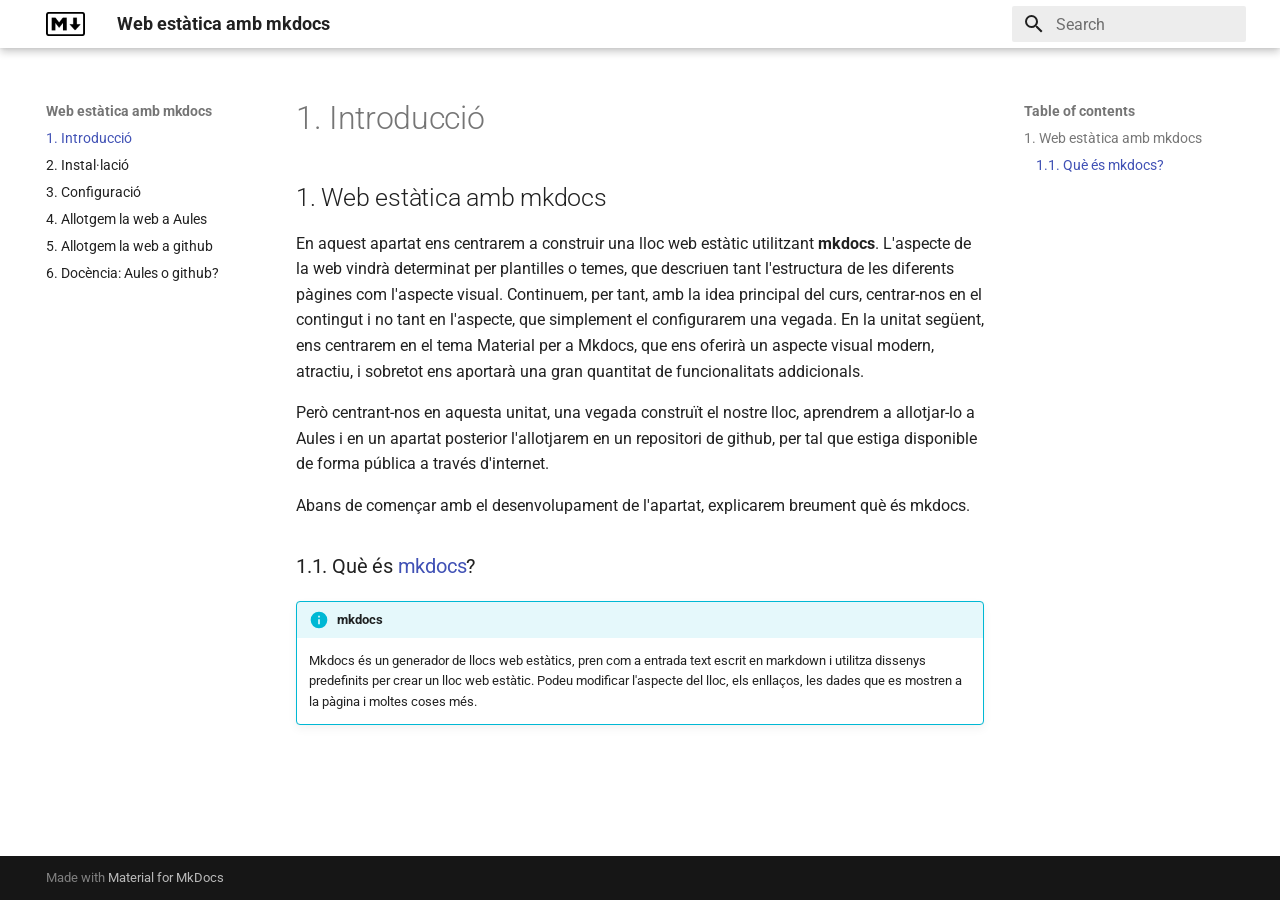
<file: docs/index.html>
<!doctype html>
<html lang="en" class="no-js">
  <head>
    
      <meta charset="utf-8">
      <meta name="viewport" content="width=device-width,initial-scale=1">
      
      
      
      
      
        <link rel="next" href="instal%C2%B7lacio/">
      
      
      <link rel="icon" href="img/logoMarkdown.png">
      <meta name="generator" content="mkdocs-1.6.1, mkdocs-material-9.5.34">
    
    
      
        <title>Web estàtica amb mkdocs</title>
      
    
    
      <link rel="stylesheet" href="assets/stylesheets/main.35f28582.min.css">
      
        
        <link rel="stylesheet" href="assets/stylesheets/palette.06af60db.min.css">
      
      


    
    
      
    
    
      
        
        
        <link rel="preconnect" href="https://fonts.gstatic.com" crossorigin>
        <link rel="stylesheet" href="https://fonts.googleapis.com/css?family=Roboto:300,300i,400,400i,700,700i%7CRoboto+Mono:400,400i,700,700i&display=fallback">
        <style>:root{--md-text-font:"Roboto";--md-code-font:"Roboto Mono"}</style>
      
    
    
    <script>__md_scope=new URL(".",location),__md_hash=e=>[...e].reduce(((e,_)=>(e<<5)-e+_.charCodeAt(0)),0),__md_get=(e,_=localStorage,t=__md_scope)=>JSON.parse(_.getItem(t.pathname+"."+e)),__md_set=(e,_,t=localStorage,a=__md_scope)=>{try{t.setItem(a.pathname+"."+e,JSON.stringify(_))}catch(e){}}</script>
    
      

    
    
    
  </head>
  
  
    
    
    
    
    
    <body dir="ltr" data-md-color-scheme="default" data-md-color-primary="white" data-md-color-accent="indigo">
  
    
    <input class="md-toggle" data-md-toggle="drawer" type="checkbox" id="__drawer" autocomplete="off">
    <input class="md-toggle" data-md-toggle="search" type="checkbox" id="__search" autocomplete="off">
    <label class="md-overlay" for="__drawer"></label>
    <div data-md-component="skip">
      
        
        <a href="#1-web-estatica-amb-mkdocs" class="md-skip">
          Skip to content
        </a>
      
    </div>
    <div data-md-component="announce">
      
    </div>
    
    
      

  

<header class="md-header md-header--shadow" data-md-component="header">
  <nav class="md-header__inner md-grid" aria-label="Header">
    <a href="." title="Web estàtica amb mkdocs" class="md-header__button md-logo" aria-label="Web estàtica amb mkdocs" data-md-component="logo">
      
  <img src="img/logoMarkdown.png" alt="logo">

    </a>
    <label class="md-header__button md-icon" for="__drawer">
      
      <svg xmlns="http://www.w3.org/2000/svg" viewBox="0 0 24 24"><path d="M3 6h18v2H3zm0 5h18v2H3zm0 5h18v2H3z"/></svg>
    </label>
    <div class="md-header__title" data-md-component="header-title">
      <div class="md-header__ellipsis">
        <div class="md-header__topic">
          <span class="md-ellipsis">
            Web estàtica amb mkdocs
          </span>
        </div>
        <div class="md-header__topic" data-md-component="header-topic">
          <span class="md-ellipsis">
            
              1. Introducció
            
          </span>
        </div>
      </div>
    </div>
    
      
    
    
    
    
      <label class="md-header__button md-icon" for="__search">
        
        <svg xmlns="http://www.w3.org/2000/svg" viewBox="0 0 24 24"><path d="M9.5 3A6.5 6.5 0 0 1 16 9.5c0 1.61-.59 3.09-1.56 4.23l.27.27h.79l5 5-1.5 1.5-5-5v-.79l-.27-.27A6.52 6.52 0 0 1 9.5 16 6.5 6.5 0 0 1 3 9.5 6.5 6.5 0 0 1 9.5 3m0 2C7 5 5 7 5 9.5S7 14 9.5 14 14 12 14 9.5 12 5 9.5 5"/></svg>
      </label>
      <div class="md-search" data-md-component="search" role="dialog">
  <label class="md-search__overlay" for="__search"></label>
  <div class="md-search__inner" role="search">
    <form class="md-search__form" name="search">
      <input type="text" class="md-search__input" name="query" aria-label="Search" placeholder="Search" autocapitalize="off" autocorrect="off" autocomplete="off" spellcheck="false" data-md-component="search-query" required>
      <label class="md-search__icon md-icon" for="__search">
        
        <svg xmlns="http://www.w3.org/2000/svg" viewBox="0 0 24 24"><path d="M9.5 3A6.5 6.5 0 0 1 16 9.5c0 1.61-.59 3.09-1.56 4.23l.27.27h.79l5 5-1.5 1.5-5-5v-.79l-.27-.27A6.52 6.52 0 0 1 9.5 16 6.5 6.5 0 0 1 3 9.5 6.5 6.5 0 0 1 9.5 3m0 2C7 5 5 7 5 9.5S7 14 9.5 14 14 12 14 9.5 12 5 9.5 5"/></svg>
        
        <svg xmlns="http://www.w3.org/2000/svg" viewBox="0 0 24 24"><path d="M20 11v2H8l5.5 5.5-1.42 1.42L4.16 12l7.92-7.92L13.5 5.5 8 11z"/></svg>
      </label>
      <nav class="md-search__options" aria-label="Search">
        
        <button type="reset" class="md-search__icon md-icon" title="Clear" aria-label="Clear" tabindex="-1">
          
          <svg xmlns="http://www.w3.org/2000/svg" viewBox="0 0 24 24"><path d="M19 6.41 17.59 5 12 10.59 6.41 5 5 6.41 10.59 12 5 17.59 6.41 19 12 13.41 17.59 19 19 17.59 13.41 12z"/></svg>
        </button>
      </nav>
      
    </form>
    <div class="md-search__output">
      <div class="md-search__scrollwrap" tabindex="0" data-md-scrollfix>
        <div class="md-search-result" data-md-component="search-result">
          <div class="md-search-result__meta">
            Initializing search
          </div>
          <ol class="md-search-result__list" role="presentation"></ol>
        </div>
      </div>
    </div>
  </div>
</div>
    
    
  </nav>
  
</header>
    
    <div class="md-container" data-md-component="container">
      
      
        
          
        
      
      <main class="md-main" data-md-component="main">
        <div class="md-main__inner md-grid">
          
            
              
              <div class="md-sidebar md-sidebar--primary" data-md-component="sidebar" data-md-type="navigation" >
                <div class="md-sidebar__scrollwrap">
                  <div class="md-sidebar__inner">
                    



<nav class="md-nav md-nav--primary" aria-label="Navigation" data-md-level="0">
  <label class="md-nav__title" for="__drawer">
    <a href="." title="Web estàtica amb mkdocs" class="md-nav__button md-logo" aria-label="Web estàtica amb mkdocs" data-md-component="logo">
      
  <img src="img/logoMarkdown.png" alt="logo">

    </a>
    Web estàtica amb mkdocs
  </label>
  
  <ul class="md-nav__list" data-md-scrollfix>
    
      
      
  
  
    
  
  
  
    <li class="md-nav__item md-nav__item--active">
      
      <input class="md-nav__toggle md-toggle" type="checkbox" id="__toc">
      
      
      
        <label class="md-nav__link md-nav__link--active" for="__toc">
          
  
  <span class="md-ellipsis">
    1. Introducció
  </span>
  

          <span class="md-nav__icon md-icon"></span>
        </label>
      
      <a href="." class="md-nav__link md-nav__link--active">
        
  
  <span class="md-ellipsis">
    1. Introducció
  </span>
  

      </a>
      
        

<nav class="md-nav md-nav--secondary" aria-label="Table of contents">
  
  
  
  
    <label class="md-nav__title" for="__toc">
      <span class="md-nav__icon md-icon"></span>
      Table of contents
    </label>
    <ul class="md-nav__list" data-md-component="toc" data-md-scrollfix>
      
        <li class="md-nav__item">
  <a href="#1-web-estatica-amb-mkdocs" class="md-nav__link">
    <span class="md-ellipsis">
      1. Web estàtica amb mkdocs
    </span>
  </a>
  
    <nav class="md-nav" aria-label="1. Web estàtica amb mkdocs">
      <ul class="md-nav__list">
        
          <li class="md-nav__item">
  <a href="#11-que-es-mkdocs" class="md-nav__link">
    <span class="md-ellipsis">
      1.1. Què és mkdocs?
    </span>
  </a>
  
</li>
        
      </ul>
    </nav>
  
</li>
      
    </ul>
  
</nav>
      
    </li>
  

    
      
      
  
  
  
  
    <li class="md-nav__item">
      <a href="instal%C2%B7lacio/" class="md-nav__link">
        
  
  <span class="md-ellipsis">
    2. Instal·lació
  </span>
  

      </a>
    </li>
  

    
      
      
  
  
  
  
    <li class="md-nav__item">
      <a href="configuracio/" class="md-nav__link">
        
  
  <span class="md-ellipsis">
    3. Configuració
  </span>
  

      </a>
    </li>
  

    
      
      
  
  
  
  
    <li class="md-nav__item">
      <a href="aules/" class="md-nav__link">
        
  
  <span class="md-ellipsis">
    4. Allotgem la web a Aules
  </span>
  

      </a>
    </li>
  

    
      
      
  
  
  
  
    <li class="md-nav__item">
      <a href="github/" class="md-nav__link">
        
  
  <span class="md-ellipsis">
    5. Allotgem la web a github
  </span>
  

      </a>
    </li>
  

    
      
      
  
  
  
  
    <li class="md-nav__item">
      <a href="aules%20vs%20github/" class="md-nav__link">
        
  
  <span class="md-ellipsis">
    6. Docència: Aules o github?
  </span>
  

      </a>
    </li>
  

    
  </ul>
</nav>
                  </div>
                </div>
              </div>
            
            
              
              <div class="md-sidebar md-sidebar--secondary" data-md-component="sidebar" data-md-type="toc" >
                <div class="md-sidebar__scrollwrap">
                  <div class="md-sidebar__inner">
                    

<nav class="md-nav md-nav--secondary" aria-label="Table of contents">
  
  
  
  
    <label class="md-nav__title" for="__toc">
      <span class="md-nav__icon md-icon"></span>
      Table of contents
    </label>
    <ul class="md-nav__list" data-md-component="toc" data-md-scrollfix>
      
        <li class="md-nav__item">
  <a href="#1-web-estatica-amb-mkdocs" class="md-nav__link">
    <span class="md-ellipsis">
      1. Web estàtica amb mkdocs
    </span>
  </a>
  
    <nav class="md-nav" aria-label="1. Web estàtica amb mkdocs">
      <ul class="md-nav__list">
        
          <li class="md-nav__item">
  <a href="#11-que-es-mkdocs" class="md-nav__link">
    <span class="md-ellipsis">
      1.1. Què és mkdocs?
    </span>
  </a>
  
</li>
        
      </ul>
    </nav>
  
</li>
      
    </ul>
  
</nav>
                  </div>
                </div>
              </div>
            
          
          
            <div class="md-content" data-md-component="content">
              <article class="md-content__inner md-typeset">
                
                  


  <h1>1. Introducció</h1>

<h2 id="1-web-estatica-amb-mkdocs">1. Web estàtica amb mkdocs</h2>
<p>En aquest apartat ens centrarem a construir una lloc web estàtic utilitzant <strong>mkdocs</strong>. L'aspecte de la web vindrà determinat per plantilles o temes, que descriuen tant l'estructura de les diferents pàgines com l'aspecte visual. Continuem, per tant, amb la idea principal del curs, centrar-nos en el contingut i no tant en l'aspecte, que simplement el configurarem una vegada. En la unitat següent, ens centrarem en el tema Material per a Mkdocs, que ens oferirà un aspecte visual modern, atractiu, i sobretot ens aportarà una gran quantitat de funcionalitats addicionals.</p>
<p>Però centrant-nos en aquesta unitat, una vegada construït el nostre lloc, aprendrem a allotjar-lo a Aules i en un apartat posterior l'allotjarem en un repositori de github, per tal que estiga disponible de forma pública a través d'internet.</p>
<p>Abans de començar amb el desenvolupament de l'apartat, explicarem breument què és mkdocs.</p>
<h3 id="11-que-es-mkdocs">1.1. Què és <a href="https://www.mkdocs.org/">mkdocs</a>?</h3>
<div class="admonition info">
<p class="admonition-title">mkdocs</p>
<p>Mkdocs és un generador de llocs web estàtics, pren com a entrada text escrit en markdown i utilitza dissenys predefinits per crear un lloc web estàtic. Podeu modificar l'aspecte del lloc, els enllaços, les dades que es mostren a la pàgina i moltes coses més.</p>
</div>












                
              </article>
            </div>
          
          
<script>var target=document.getElementById(location.hash.slice(1));target&&target.name&&(target.checked=target.name.startsWith("__tabbed_"))</script>
        </div>
        
      </main>
      
        <footer class="md-footer">
  
  <div class="md-footer-meta md-typeset">
    <div class="md-footer-meta__inner md-grid">
      <div class="md-copyright">
  
  
    Made with
    <a href="https://squidfunk.github.io/mkdocs-material/" target="_blank" rel="noopener">
      Material for MkDocs
    </a>
  
</div>
      
    </div>
  </div>
</footer>
      
    </div>
    <div class="md-dialog" data-md-component="dialog">
      <div class="md-dialog__inner md-typeset"></div>
    </div>
    
    
    <script id="__config" type="application/json">{"base": ".", "features": [], "search": "assets/javascripts/workers/search.07f07601.min.js", "translations": {"clipboard.copied": "Copied to clipboard", "clipboard.copy": "Copy to clipboard", "search.result.more.one": "1 more on this page", "search.result.more.other": "# more on this page", "search.result.none": "No matching documents", "search.result.one": "1 matching document", "search.result.other": "# matching documents", "search.result.placeholder": "Type to start searching", "search.result.term.missing": "Missing", "select.version": "Select version"}}</script>
    
    
      <script src="assets/javascripts/bundle.56dfad97.min.js"></script>
      
    
  </body>
</html>
</file>
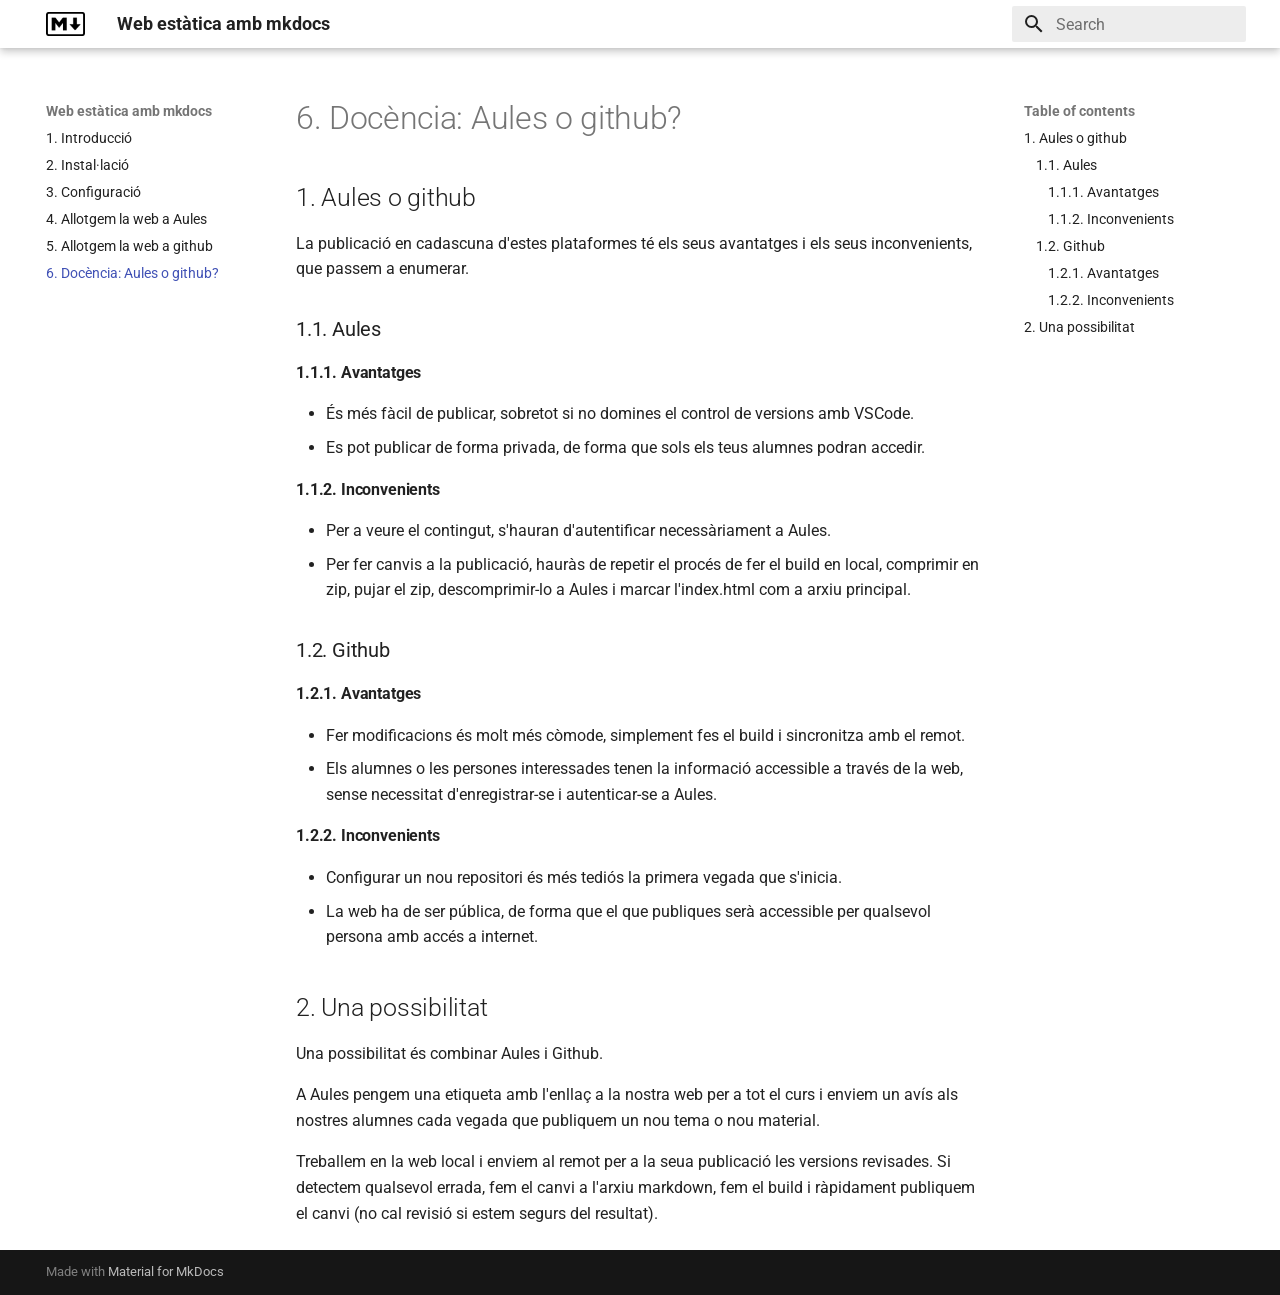
<file: docs/aules vs github/index.html>
<!doctype html>
<html lang="en" class="no-js">
  <head>
    
      <meta charset="utf-8">
      <meta name="viewport" content="width=device-width,initial-scale=1">
      
      
      
      
        <link rel="prev" href="../github/">
      
      
      
      <link rel="icon" href="../img/logoMarkdown.png">
      <meta name="generator" content="mkdocs-1.6.1, mkdocs-material-9.5.34">
    
    
      
        <title>6. Docència: Aules o github? - Web estàtica amb mkdocs</title>
      
    
    
      <link rel="stylesheet" href="../assets/stylesheets/main.35f28582.min.css">
      
        
        <link rel="stylesheet" href="../assets/stylesheets/palette.06af60db.min.css">
      
      


    
    
      
    
    
      
        
        
        <link rel="preconnect" href="https://fonts.gstatic.com" crossorigin>
        <link rel="stylesheet" href="https://fonts.googleapis.com/css?family=Roboto:300,300i,400,400i,700,700i%7CRoboto+Mono:400,400i,700,700i&display=fallback">
        <style>:root{--md-text-font:"Roboto";--md-code-font:"Roboto Mono"}</style>
      
    
    
    <script>__md_scope=new URL("..",location),__md_hash=e=>[...e].reduce(((e,_)=>(e<<5)-e+_.charCodeAt(0)),0),__md_get=(e,_=localStorage,t=__md_scope)=>JSON.parse(_.getItem(t.pathname+"."+e)),__md_set=(e,_,t=localStorage,a=__md_scope)=>{try{t.setItem(a.pathname+"."+e,JSON.stringify(_))}catch(e){}}</script>
    
      

    
    
    
  </head>
  
  
    
    
    
    
    
    <body dir="ltr" data-md-color-scheme="default" data-md-color-primary="white" data-md-color-accent="indigo">
  
    
    <input class="md-toggle" data-md-toggle="drawer" type="checkbox" id="__drawer" autocomplete="off">
    <input class="md-toggle" data-md-toggle="search" type="checkbox" id="__search" autocomplete="off">
    <label class="md-overlay" for="__drawer"></label>
    <div data-md-component="skip">
      
        
        <a href="#1-aules-o-github" class="md-skip">
          Skip to content
        </a>
      
    </div>
    <div data-md-component="announce">
      
    </div>
    
    
      

  

<header class="md-header md-header--shadow" data-md-component="header">
  <nav class="md-header__inner md-grid" aria-label="Header">
    <a href=".." title="Web estàtica amb mkdocs" class="md-header__button md-logo" aria-label="Web estàtica amb mkdocs" data-md-component="logo">
      
  <img src="../img/logoMarkdown.png" alt="logo">

    </a>
    <label class="md-header__button md-icon" for="__drawer">
      
      <svg xmlns="http://www.w3.org/2000/svg" viewBox="0 0 24 24"><path d="M3 6h18v2H3zm0 5h18v2H3zm0 5h18v2H3z"/></svg>
    </label>
    <div class="md-header__title" data-md-component="header-title">
      <div class="md-header__ellipsis">
        <div class="md-header__topic">
          <span class="md-ellipsis">
            Web estàtica amb mkdocs
          </span>
        </div>
        <div class="md-header__topic" data-md-component="header-topic">
          <span class="md-ellipsis">
            
              6. Docència: Aules o github?
            
          </span>
        </div>
      </div>
    </div>
    
      
    
    
    
    
      <label class="md-header__button md-icon" for="__search">
        
        <svg xmlns="http://www.w3.org/2000/svg" viewBox="0 0 24 24"><path d="M9.5 3A6.5 6.5 0 0 1 16 9.5c0 1.61-.59 3.09-1.56 4.23l.27.27h.79l5 5-1.5 1.5-5-5v-.79l-.27-.27A6.52 6.52 0 0 1 9.5 16 6.5 6.5 0 0 1 3 9.5 6.5 6.5 0 0 1 9.5 3m0 2C7 5 5 7 5 9.5S7 14 9.5 14 14 12 14 9.5 12 5 9.5 5"/></svg>
      </label>
      <div class="md-search" data-md-component="search" role="dialog">
  <label class="md-search__overlay" for="__search"></label>
  <div class="md-search__inner" role="search">
    <form class="md-search__form" name="search">
      <input type="text" class="md-search__input" name="query" aria-label="Search" placeholder="Search" autocapitalize="off" autocorrect="off" autocomplete="off" spellcheck="false" data-md-component="search-query" required>
      <label class="md-search__icon md-icon" for="__search">
        
        <svg xmlns="http://www.w3.org/2000/svg" viewBox="0 0 24 24"><path d="M9.5 3A6.5 6.5 0 0 1 16 9.5c0 1.61-.59 3.09-1.56 4.23l.27.27h.79l5 5-1.5 1.5-5-5v-.79l-.27-.27A6.52 6.52 0 0 1 9.5 16 6.5 6.5 0 0 1 3 9.5 6.5 6.5 0 0 1 9.5 3m0 2C7 5 5 7 5 9.5S7 14 9.5 14 14 12 14 9.5 12 5 9.5 5"/></svg>
        
        <svg xmlns="http://www.w3.org/2000/svg" viewBox="0 0 24 24"><path d="M20 11v2H8l5.5 5.5-1.42 1.42L4.16 12l7.92-7.92L13.5 5.5 8 11z"/></svg>
      </label>
      <nav class="md-search__options" aria-label="Search">
        
        <button type="reset" class="md-search__icon md-icon" title="Clear" aria-label="Clear" tabindex="-1">
          
          <svg xmlns="http://www.w3.org/2000/svg" viewBox="0 0 24 24"><path d="M19 6.41 17.59 5 12 10.59 6.41 5 5 6.41 10.59 12 5 17.59 6.41 19 12 13.41 17.59 19 19 17.59 13.41 12z"/></svg>
        </button>
      </nav>
      
    </form>
    <div class="md-search__output">
      <div class="md-search__scrollwrap" tabindex="0" data-md-scrollfix>
        <div class="md-search-result" data-md-component="search-result">
          <div class="md-search-result__meta">
            Initializing search
          </div>
          <ol class="md-search-result__list" role="presentation"></ol>
        </div>
      </div>
    </div>
  </div>
</div>
    
    
  </nav>
  
</header>
    
    <div class="md-container" data-md-component="container">
      
      
        
          
        
      
      <main class="md-main" data-md-component="main">
        <div class="md-main__inner md-grid">
          
            
              
              <div class="md-sidebar md-sidebar--primary" data-md-component="sidebar" data-md-type="navigation" >
                <div class="md-sidebar__scrollwrap">
                  <div class="md-sidebar__inner">
                    



<nav class="md-nav md-nav--primary" aria-label="Navigation" data-md-level="0">
  <label class="md-nav__title" for="__drawer">
    <a href=".." title="Web estàtica amb mkdocs" class="md-nav__button md-logo" aria-label="Web estàtica amb mkdocs" data-md-component="logo">
      
  <img src="../img/logoMarkdown.png" alt="logo">

    </a>
    Web estàtica amb mkdocs
  </label>
  
  <ul class="md-nav__list" data-md-scrollfix>
    
      
      
  
  
  
  
    <li class="md-nav__item">
      <a href=".." class="md-nav__link">
        
  
  <span class="md-ellipsis">
    1. Introducció
  </span>
  

      </a>
    </li>
  

    
      
      
  
  
  
  
    <li class="md-nav__item">
      <a href="../instal%C2%B7lacio/" class="md-nav__link">
        
  
  <span class="md-ellipsis">
    2. Instal·lació
  </span>
  

      </a>
    </li>
  

    
      
      
  
  
  
  
    <li class="md-nav__item">
      <a href="../configuracio/" class="md-nav__link">
        
  
  <span class="md-ellipsis">
    3. Configuració
  </span>
  

      </a>
    </li>
  

    
      
      
  
  
  
  
    <li class="md-nav__item">
      <a href="../aules/" class="md-nav__link">
        
  
  <span class="md-ellipsis">
    4. Allotgem la web a Aules
  </span>
  

      </a>
    </li>
  

    
      
      
  
  
  
  
    <li class="md-nav__item">
      <a href="../github/" class="md-nav__link">
        
  
  <span class="md-ellipsis">
    5. Allotgem la web a github
  </span>
  

      </a>
    </li>
  

    
      
      
  
  
    
  
  
  
    <li class="md-nav__item md-nav__item--active">
      
      <input class="md-nav__toggle md-toggle" type="checkbox" id="__toc">
      
      
      
        <label class="md-nav__link md-nav__link--active" for="__toc">
          
  
  <span class="md-ellipsis">
    6. Docència: Aules o github?
  </span>
  

          <span class="md-nav__icon md-icon"></span>
        </label>
      
      <a href="./" class="md-nav__link md-nav__link--active">
        
  
  <span class="md-ellipsis">
    6. Docència: Aules o github?
  </span>
  

      </a>
      
        

<nav class="md-nav md-nav--secondary" aria-label="Table of contents">
  
  
  
  
    <label class="md-nav__title" for="__toc">
      <span class="md-nav__icon md-icon"></span>
      Table of contents
    </label>
    <ul class="md-nav__list" data-md-component="toc" data-md-scrollfix>
      
        <li class="md-nav__item">
  <a href="#1-aules-o-github" class="md-nav__link">
    <span class="md-ellipsis">
      1. Aules o github
    </span>
  </a>
  
    <nav class="md-nav" aria-label="1. Aules o github">
      <ul class="md-nav__list">
        
          <li class="md-nav__item">
  <a href="#11-aules" class="md-nav__link">
    <span class="md-ellipsis">
      1.1. Aules
    </span>
  </a>
  
    <nav class="md-nav" aria-label="1.1. Aules">
      <ul class="md-nav__list">
        
          <li class="md-nav__item">
  <a href="#111-avantatges" class="md-nav__link">
    <span class="md-ellipsis">
      1.1.1. Avantatges
    </span>
  </a>
  
</li>
        
          <li class="md-nav__item">
  <a href="#112-inconvenients" class="md-nav__link">
    <span class="md-ellipsis">
      1.1.2. Inconvenients
    </span>
  </a>
  
</li>
        
      </ul>
    </nav>
  
</li>
        
          <li class="md-nav__item">
  <a href="#12-github" class="md-nav__link">
    <span class="md-ellipsis">
      1.2. Github
    </span>
  </a>
  
    <nav class="md-nav" aria-label="1.2. Github">
      <ul class="md-nav__list">
        
          <li class="md-nav__item">
  <a href="#121-avantatges" class="md-nav__link">
    <span class="md-ellipsis">
      1.2.1. Avantatges
    </span>
  </a>
  
</li>
        
          <li class="md-nav__item">
  <a href="#122-inconvenients" class="md-nav__link">
    <span class="md-ellipsis">
      1.2.2. Inconvenients
    </span>
  </a>
  
</li>
        
      </ul>
    </nav>
  
</li>
        
      </ul>
    </nav>
  
</li>
      
        <li class="md-nav__item">
  <a href="#2-una-possibilitat" class="md-nav__link">
    <span class="md-ellipsis">
      2. Una possibilitat
    </span>
  </a>
  
</li>
      
    </ul>
  
</nav>
      
    </li>
  

    
  </ul>
</nav>
                  </div>
                </div>
              </div>
            
            
              
              <div class="md-sidebar md-sidebar--secondary" data-md-component="sidebar" data-md-type="toc" >
                <div class="md-sidebar__scrollwrap">
                  <div class="md-sidebar__inner">
                    

<nav class="md-nav md-nav--secondary" aria-label="Table of contents">
  
  
  
  
    <label class="md-nav__title" for="__toc">
      <span class="md-nav__icon md-icon"></span>
      Table of contents
    </label>
    <ul class="md-nav__list" data-md-component="toc" data-md-scrollfix>
      
        <li class="md-nav__item">
  <a href="#1-aules-o-github" class="md-nav__link">
    <span class="md-ellipsis">
      1. Aules o github
    </span>
  </a>
  
    <nav class="md-nav" aria-label="1. Aules o github">
      <ul class="md-nav__list">
        
          <li class="md-nav__item">
  <a href="#11-aules" class="md-nav__link">
    <span class="md-ellipsis">
      1.1. Aules
    </span>
  </a>
  
    <nav class="md-nav" aria-label="1.1. Aules">
      <ul class="md-nav__list">
        
          <li class="md-nav__item">
  <a href="#111-avantatges" class="md-nav__link">
    <span class="md-ellipsis">
      1.1.1. Avantatges
    </span>
  </a>
  
</li>
        
          <li class="md-nav__item">
  <a href="#112-inconvenients" class="md-nav__link">
    <span class="md-ellipsis">
      1.1.2. Inconvenients
    </span>
  </a>
  
</li>
        
      </ul>
    </nav>
  
</li>
        
          <li class="md-nav__item">
  <a href="#12-github" class="md-nav__link">
    <span class="md-ellipsis">
      1.2. Github
    </span>
  </a>
  
    <nav class="md-nav" aria-label="1.2. Github">
      <ul class="md-nav__list">
        
          <li class="md-nav__item">
  <a href="#121-avantatges" class="md-nav__link">
    <span class="md-ellipsis">
      1.2.1. Avantatges
    </span>
  </a>
  
</li>
        
          <li class="md-nav__item">
  <a href="#122-inconvenients" class="md-nav__link">
    <span class="md-ellipsis">
      1.2.2. Inconvenients
    </span>
  </a>
  
</li>
        
      </ul>
    </nav>
  
</li>
        
      </ul>
    </nav>
  
</li>
      
        <li class="md-nav__item">
  <a href="#2-una-possibilitat" class="md-nav__link">
    <span class="md-ellipsis">
      2. Una possibilitat
    </span>
  </a>
  
</li>
      
    </ul>
  
</nav>
                  </div>
                </div>
              </div>
            
          
          
            <div class="md-content" data-md-component="content">
              <article class="md-content__inner md-typeset">
                
                  


  <h1>6. Docència: Aules o github?</h1>

<h2 id="1-aules-o-github">1. Aules o github</h2>
<p>La publicació en cadascuna d'estes plataformes té els seus avantatges i els seus inconvenients, que passem a enumerar.</p>
<h3 id="11-aules">1.1. Aules</h3>
<h4 id="111-avantatges">1.1.1. Avantatges</h4>
<ul>
<li>És més fàcil de publicar, sobretot si no domines el control de versions amb VSCode.</li>
<li>Es pot publicar de forma privada, de forma que sols els teus alumnes podran accedir.</li>
</ul>
<h4 id="112-inconvenients">1.1.2. Inconvenients</h4>
<ul>
<li>Per a veure el contingut, s'hauran d'autentificar necessàriament a Aules.</li>
<li>Per fer canvis a la publicació, hauràs de repetir el procés de fer el build en local, comprimir en zip, pujar el zip, descomprimir-lo a Aules i marcar l'index.html com a arxiu principal.</li>
</ul>
<h3 id="12-github">1.2. Github</h3>
<h4 id="121-avantatges">1.2.1. Avantatges</h4>
<ul>
<li>Fer modificacions és molt més còmode, simplement fes el build i sincronitza amb el remot.</li>
<li>Els alumnes o les persones interessades tenen la informació accessible a través de la web, sense necessitat d'enregistrar-se i autenticar-se a Aules.</li>
</ul>
<h4 id="122-inconvenients">1.2.2. Inconvenients</h4>
<ul>
<li>Configurar un nou repositori és més tediós la primera vegada que s'inicia.</li>
<li>La web ha de ser pública, de forma que el que publiques serà accessible per qualsevol persona amb accés a internet.</li>
</ul>
<h2 id="2-una-possibilitat">2. Una possibilitat</h2>
<p>Una possibilitat és combinar Aules i Github.</p>
<p>A Aules pengem una etiqueta amb l'enllaç a la nostra web per a tot el curs i enviem un avís als nostres alumnes cada vegada que publiquem un nou tema o nou material.</p>
<p>Treballem en la web local i enviem al remot per a la seua publicació les versions revisades. Si detectem qualsevol errada, fem el canvi a l'arxiu markdown, fem el build i ràpidament publiquem el canvi (no cal revisió si estem segurs del resultat).</p>












                
              </article>
            </div>
          
          
<script>var target=document.getElementById(location.hash.slice(1));target&&target.name&&(target.checked=target.name.startsWith("__tabbed_"))</script>
        </div>
        
      </main>
      
        <footer class="md-footer">
  
  <div class="md-footer-meta md-typeset">
    <div class="md-footer-meta__inner md-grid">
      <div class="md-copyright">
  
  
    Made with
    <a href="https://squidfunk.github.io/mkdocs-material/" target="_blank" rel="noopener">
      Material for MkDocs
    </a>
  
</div>
      
    </div>
  </div>
</footer>
      
    </div>
    <div class="md-dialog" data-md-component="dialog">
      <div class="md-dialog__inner md-typeset"></div>
    </div>
    
    
    <script id="__config" type="application/json">{"base": "..", "features": [], "search": "../assets/javascripts/workers/search.07f07601.min.js", "translations": {"clipboard.copied": "Copied to clipboard", "clipboard.copy": "Copy to clipboard", "search.result.more.one": "1 more on this page", "search.result.more.other": "# more on this page", "search.result.none": "No matching documents", "search.result.one": "1 matching document", "search.result.other": "# matching documents", "search.result.placeholder": "Type to start searching", "search.result.term.missing": "Missing", "select.version": "Select version"}}</script>
    
    
      <script src="../assets/javascripts/bundle.56dfad97.min.js"></script>
      
    
  </body>
</html>
</file>
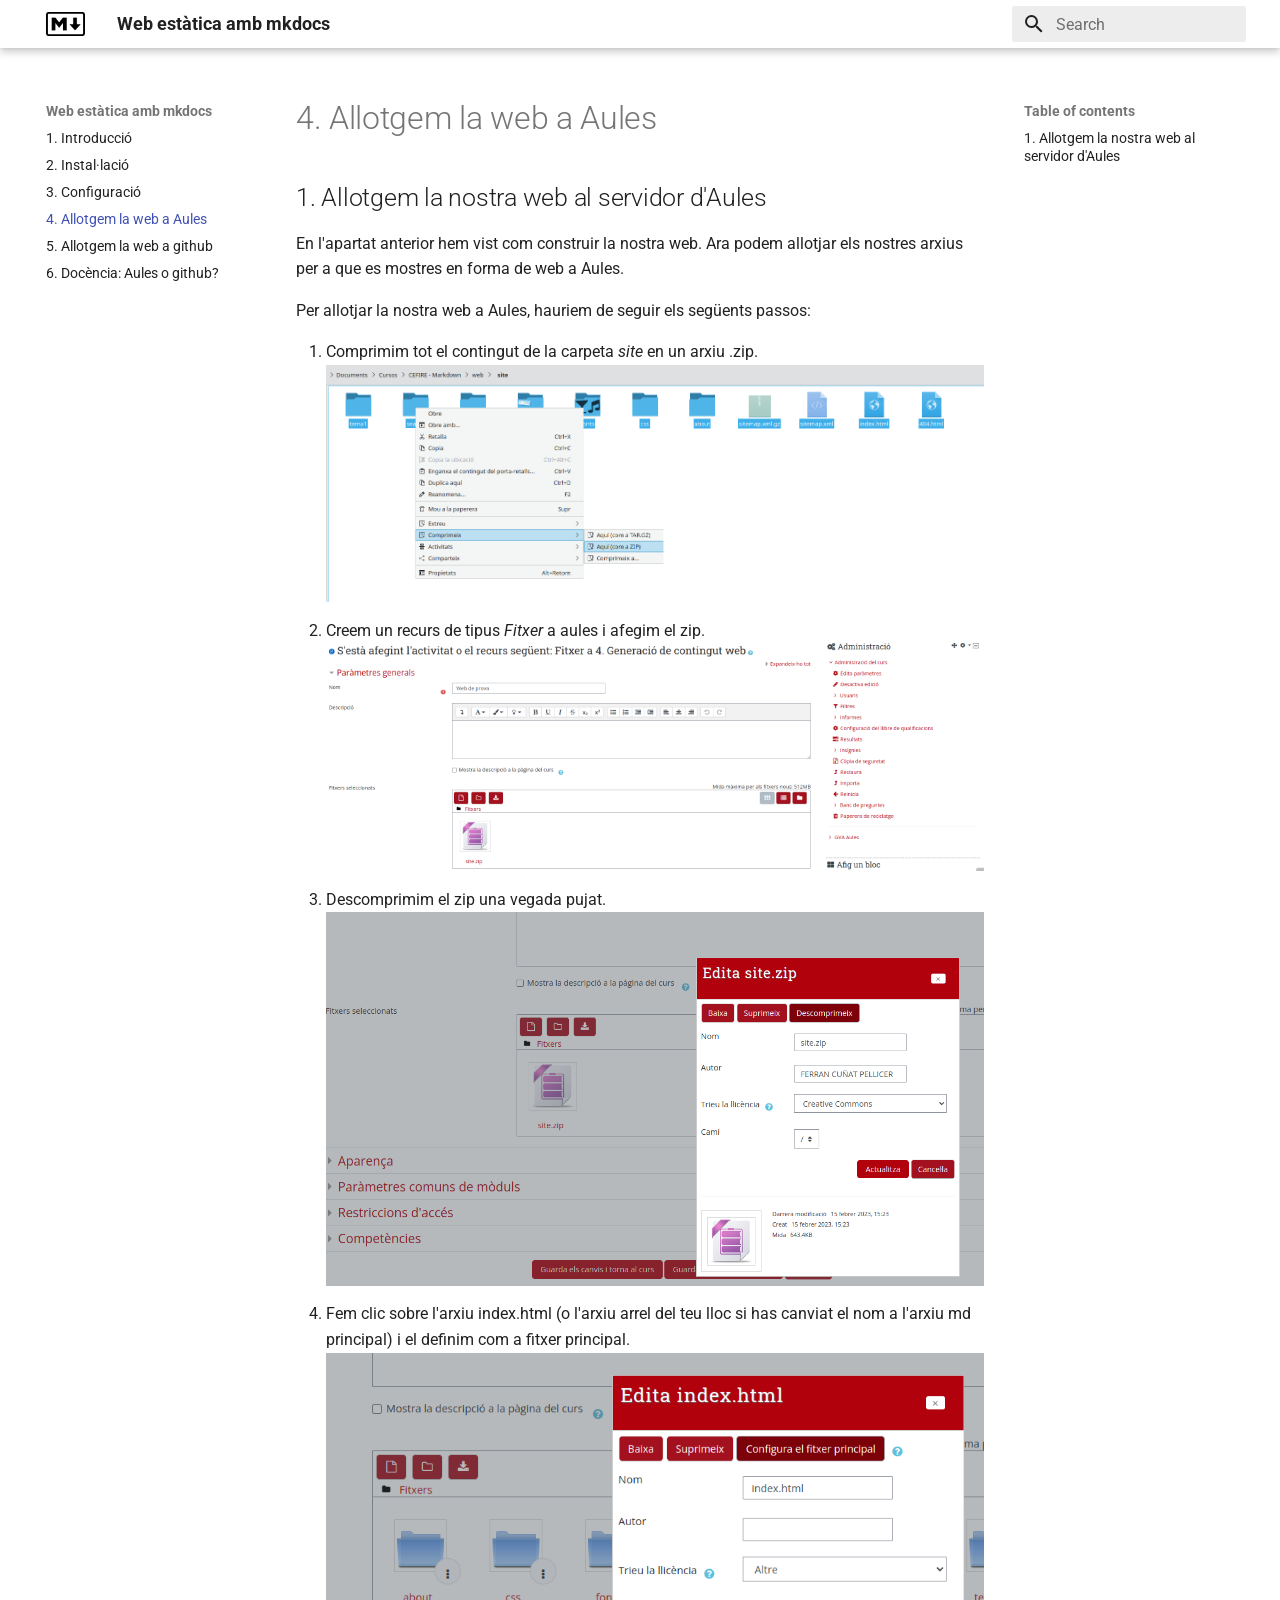
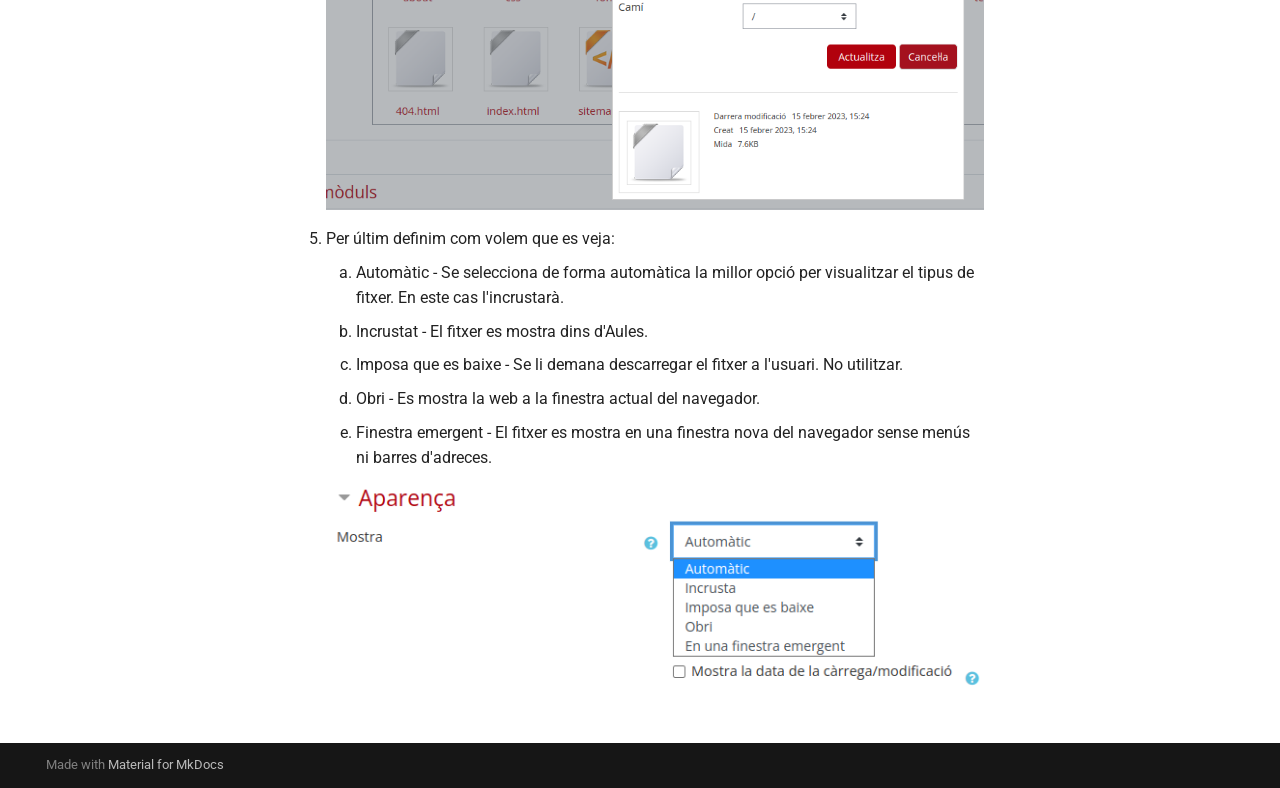
<file: docs/aules/index.html>
<!doctype html>
<html lang="en" class="no-js">
  <head>
    
      <meta charset="utf-8">
      <meta name="viewport" content="width=device-width,initial-scale=1">
      
      
      
      
        <link rel="prev" href="../configuracio/">
      
      
        <link rel="next" href="../github/">
      
      
      <link rel="icon" href="../img/logoMarkdown.png">
      <meta name="generator" content="mkdocs-1.6.1, mkdocs-material-9.5.34">
    
    
      
        <title>4. Allotgem la web a Aules - Web estàtica amb mkdocs</title>
      
    
    
      <link rel="stylesheet" href="../assets/stylesheets/main.35f28582.min.css">
      
        
        <link rel="stylesheet" href="../assets/stylesheets/palette.06af60db.min.css">
      
      


    
    
      
    
    
      
        
        
        <link rel="preconnect" href="https://fonts.gstatic.com" crossorigin>
        <link rel="stylesheet" href="https://fonts.googleapis.com/css?family=Roboto:300,300i,400,400i,700,700i%7CRoboto+Mono:400,400i,700,700i&display=fallback">
        <style>:root{--md-text-font:"Roboto";--md-code-font:"Roboto Mono"}</style>
      
    
    
    <script>__md_scope=new URL("..",location),__md_hash=e=>[...e].reduce(((e,_)=>(e<<5)-e+_.charCodeAt(0)),0),__md_get=(e,_=localStorage,t=__md_scope)=>JSON.parse(_.getItem(t.pathname+"."+e)),__md_set=(e,_,t=localStorage,a=__md_scope)=>{try{t.setItem(a.pathname+"."+e,JSON.stringify(_))}catch(e){}}</script>
    
      

    
    
    
  </head>
  
  
    
    
    
    
    
    <body dir="ltr" data-md-color-scheme="default" data-md-color-primary="white" data-md-color-accent="indigo">
  
    
    <input class="md-toggle" data-md-toggle="drawer" type="checkbox" id="__drawer" autocomplete="off">
    <input class="md-toggle" data-md-toggle="search" type="checkbox" id="__search" autocomplete="off">
    <label class="md-overlay" for="__drawer"></label>
    <div data-md-component="skip">
      
        
        <a href="#1-allotgem-la-nostra-web-al-servidor-daules" class="md-skip">
          Skip to content
        </a>
      
    </div>
    <div data-md-component="announce">
      
    </div>
    
    
      

  

<header class="md-header md-header--shadow" data-md-component="header">
  <nav class="md-header__inner md-grid" aria-label="Header">
    <a href=".." title="Web estàtica amb mkdocs" class="md-header__button md-logo" aria-label="Web estàtica amb mkdocs" data-md-component="logo">
      
  <img src="../img/logoMarkdown.png" alt="logo">

    </a>
    <label class="md-header__button md-icon" for="__drawer">
      
      <svg xmlns="http://www.w3.org/2000/svg" viewBox="0 0 24 24"><path d="M3 6h18v2H3zm0 5h18v2H3zm0 5h18v2H3z"/></svg>
    </label>
    <div class="md-header__title" data-md-component="header-title">
      <div class="md-header__ellipsis">
        <div class="md-header__topic">
          <span class="md-ellipsis">
            Web estàtica amb mkdocs
          </span>
        </div>
        <div class="md-header__topic" data-md-component="header-topic">
          <span class="md-ellipsis">
            
              4. Allotgem la web a Aules
            
          </span>
        </div>
      </div>
    </div>
    
      
    
    
    
    
      <label class="md-header__button md-icon" for="__search">
        
        <svg xmlns="http://www.w3.org/2000/svg" viewBox="0 0 24 24"><path d="M9.5 3A6.5 6.5 0 0 1 16 9.5c0 1.61-.59 3.09-1.56 4.23l.27.27h.79l5 5-1.5 1.5-5-5v-.79l-.27-.27A6.52 6.52 0 0 1 9.5 16 6.5 6.5 0 0 1 3 9.5 6.5 6.5 0 0 1 9.5 3m0 2C7 5 5 7 5 9.5S7 14 9.5 14 14 12 14 9.5 12 5 9.5 5"/></svg>
      </label>
      <div class="md-search" data-md-component="search" role="dialog">
  <label class="md-search__overlay" for="__search"></label>
  <div class="md-search__inner" role="search">
    <form class="md-search__form" name="search">
      <input type="text" class="md-search__input" name="query" aria-label="Search" placeholder="Search" autocapitalize="off" autocorrect="off" autocomplete="off" spellcheck="false" data-md-component="search-query" required>
      <label class="md-search__icon md-icon" for="__search">
        
        <svg xmlns="http://www.w3.org/2000/svg" viewBox="0 0 24 24"><path d="M9.5 3A6.5 6.5 0 0 1 16 9.5c0 1.61-.59 3.09-1.56 4.23l.27.27h.79l5 5-1.5 1.5-5-5v-.79l-.27-.27A6.52 6.52 0 0 1 9.5 16 6.5 6.5 0 0 1 3 9.5 6.5 6.5 0 0 1 9.5 3m0 2C7 5 5 7 5 9.5S7 14 9.5 14 14 12 14 9.5 12 5 9.5 5"/></svg>
        
        <svg xmlns="http://www.w3.org/2000/svg" viewBox="0 0 24 24"><path d="M20 11v2H8l5.5 5.5-1.42 1.42L4.16 12l7.92-7.92L13.5 5.5 8 11z"/></svg>
      </label>
      <nav class="md-search__options" aria-label="Search">
        
        <button type="reset" class="md-search__icon md-icon" title="Clear" aria-label="Clear" tabindex="-1">
          
          <svg xmlns="http://www.w3.org/2000/svg" viewBox="0 0 24 24"><path d="M19 6.41 17.59 5 12 10.59 6.41 5 5 6.41 10.59 12 5 17.59 6.41 19 12 13.41 17.59 19 19 17.59 13.41 12z"/></svg>
        </button>
      </nav>
      
    </form>
    <div class="md-search__output">
      <div class="md-search__scrollwrap" tabindex="0" data-md-scrollfix>
        <div class="md-search-result" data-md-component="search-result">
          <div class="md-search-result__meta">
            Initializing search
          </div>
          <ol class="md-search-result__list" role="presentation"></ol>
        </div>
      </div>
    </div>
  </div>
</div>
    
    
  </nav>
  
</header>
    
    <div class="md-container" data-md-component="container">
      
      
        
          
        
      
      <main class="md-main" data-md-component="main">
        <div class="md-main__inner md-grid">
          
            
              
              <div class="md-sidebar md-sidebar--primary" data-md-component="sidebar" data-md-type="navigation" >
                <div class="md-sidebar__scrollwrap">
                  <div class="md-sidebar__inner">
                    



<nav class="md-nav md-nav--primary" aria-label="Navigation" data-md-level="0">
  <label class="md-nav__title" for="__drawer">
    <a href=".." title="Web estàtica amb mkdocs" class="md-nav__button md-logo" aria-label="Web estàtica amb mkdocs" data-md-component="logo">
      
  <img src="../img/logoMarkdown.png" alt="logo">

    </a>
    Web estàtica amb mkdocs
  </label>
  
  <ul class="md-nav__list" data-md-scrollfix>
    
      
      
  
  
  
  
    <li class="md-nav__item">
      <a href=".." class="md-nav__link">
        
  
  <span class="md-ellipsis">
    1. Introducció
  </span>
  

      </a>
    </li>
  

    
      
      
  
  
  
  
    <li class="md-nav__item">
      <a href="../instal%C2%B7lacio/" class="md-nav__link">
        
  
  <span class="md-ellipsis">
    2. Instal·lació
  </span>
  

      </a>
    </li>
  

    
      
      
  
  
  
  
    <li class="md-nav__item">
      <a href="../configuracio/" class="md-nav__link">
        
  
  <span class="md-ellipsis">
    3. Configuració
  </span>
  

      </a>
    </li>
  

    
      
      
  
  
    
  
  
  
    <li class="md-nav__item md-nav__item--active">
      
      <input class="md-nav__toggle md-toggle" type="checkbox" id="__toc">
      
      
      
        <label class="md-nav__link md-nav__link--active" for="__toc">
          
  
  <span class="md-ellipsis">
    4. Allotgem la web a Aules
  </span>
  

          <span class="md-nav__icon md-icon"></span>
        </label>
      
      <a href="./" class="md-nav__link md-nav__link--active">
        
  
  <span class="md-ellipsis">
    4. Allotgem la web a Aules
  </span>
  

      </a>
      
        

<nav class="md-nav md-nav--secondary" aria-label="Table of contents">
  
  
  
  
    <label class="md-nav__title" for="__toc">
      <span class="md-nav__icon md-icon"></span>
      Table of contents
    </label>
    <ul class="md-nav__list" data-md-component="toc" data-md-scrollfix>
      
        <li class="md-nav__item">
  <a href="#1-allotgem-la-nostra-web-al-servidor-daules" class="md-nav__link">
    <span class="md-ellipsis">
      1. Allotgem la nostra web al servidor d'Aules
    </span>
  </a>
  
</li>
      
    </ul>
  
</nav>
      
    </li>
  

    
      
      
  
  
  
  
    <li class="md-nav__item">
      <a href="../github/" class="md-nav__link">
        
  
  <span class="md-ellipsis">
    5. Allotgem la web a github
  </span>
  

      </a>
    </li>
  

    
      
      
  
  
  
  
    <li class="md-nav__item">
      <a href="../aules%20vs%20github/" class="md-nav__link">
        
  
  <span class="md-ellipsis">
    6. Docència: Aules o github?
  </span>
  

      </a>
    </li>
  

    
  </ul>
</nav>
                  </div>
                </div>
              </div>
            
            
              
              <div class="md-sidebar md-sidebar--secondary" data-md-component="sidebar" data-md-type="toc" >
                <div class="md-sidebar__scrollwrap">
                  <div class="md-sidebar__inner">
                    

<nav class="md-nav md-nav--secondary" aria-label="Table of contents">
  
  
  
  
    <label class="md-nav__title" for="__toc">
      <span class="md-nav__icon md-icon"></span>
      Table of contents
    </label>
    <ul class="md-nav__list" data-md-component="toc" data-md-scrollfix>
      
        <li class="md-nav__item">
  <a href="#1-allotgem-la-nostra-web-al-servidor-daules" class="md-nav__link">
    <span class="md-ellipsis">
      1. Allotgem la nostra web al servidor d'Aules
    </span>
  </a>
  
</li>
      
    </ul>
  
</nav>
                  </div>
                </div>
              </div>
            
          
          
            <div class="md-content" data-md-component="content">
              <article class="md-content__inner md-typeset">
                
                  


  <h1>4. Allotgem la web a Aules</h1>

<h2 id="1-allotgem-la-nostra-web-al-servidor-daules">1. Allotgem la nostra web al servidor d'Aules</h2>
<p>En l'apartat anterior hem vist com construir la nostra web. Ara podem allotjar els nostres arxius per a que es mostres en forma de web a Aules.</p>
<p>Per allotjar la nostra web a Aules, hauriem de seguir els següents passos:</p>
<ol>
<li>Comprimim tot el contingut de la carpeta <em>site</em> en un arxiu .zip.
    <img alt="zip" src="../img/zip.png" /></li>
<li>Creem un recurs de tipus <em>Fitxer</em> a aules i afegim el zip.
    <img alt="recurs arxiu" src="../img/crear%20recurs.png" /></li>
<li>Descomprimim el zip una vegada pujat.
    <img alt="descomprimir" src="../img/descomprimir.png" /></li>
<li>Fem clic sobre l'arxiu index.html (o l'arxiu arrel del teu lloc si has canviat el nom a l'arxiu md principal) i el definim com a fitxer principal.
    <img alt="fitxer principal" src="../img/index.png" /></li>
<li>
<p>Per últim definim com volem que es veja:</p>
<ol>
<li>Automàtic - Se selecciona de forma automàtica la millor opció per visualitzar el tipus de fitxer. En este cas l'incrustarà.</li>
<li>Incrustat - El fitxer es mostra dins d'Aules.</li>
<li>Imposa que es baixe - Se li demana descarregar el fitxer a l'usuari. No utilitzar.</li>
<li>Obri - Es mostra la web a la finestra actual del navegador.</li>
<li>Finestra emergent - El fitxer es mostra en una finestra nova del navegador sense menús ni barres d'adreces.</li>
</ol>
<p><img alt="aparença" src="../img/aparen%C3%A7a.png" /></p>
</li>
</ol>












                
              </article>
            </div>
          
          
<script>var target=document.getElementById(location.hash.slice(1));target&&target.name&&(target.checked=target.name.startsWith("__tabbed_"))</script>
        </div>
        
      </main>
      
        <footer class="md-footer">
  
  <div class="md-footer-meta md-typeset">
    <div class="md-footer-meta__inner md-grid">
      <div class="md-copyright">
  
  
    Made with
    <a href="https://squidfunk.github.io/mkdocs-material/" target="_blank" rel="noopener">
      Material for MkDocs
    </a>
  
</div>
      
    </div>
  </div>
</footer>
      
    </div>
    <div class="md-dialog" data-md-component="dialog">
      <div class="md-dialog__inner md-typeset"></div>
    </div>
    
    
    <script id="__config" type="application/json">{"base": "..", "features": [], "search": "../assets/javascripts/workers/search.07f07601.min.js", "translations": {"clipboard.copied": "Copied to clipboard", "clipboard.copy": "Copy to clipboard", "search.result.more.one": "1 more on this page", "search.result.more.other": "# more on this page", "search.result.none": "No matching documents", "search.result.one": "1 matching document", "search.result.other": "# matching documents", "search.result.placeholder": "Type to start searching", "search.result.term.missing": "Missing", "select.version": "Select version"}}</script>
    
    
      <script src="../assets/javascripts/bundle.56dfad97.min.js"></script>
      
    
  </body>
</html>
</file>
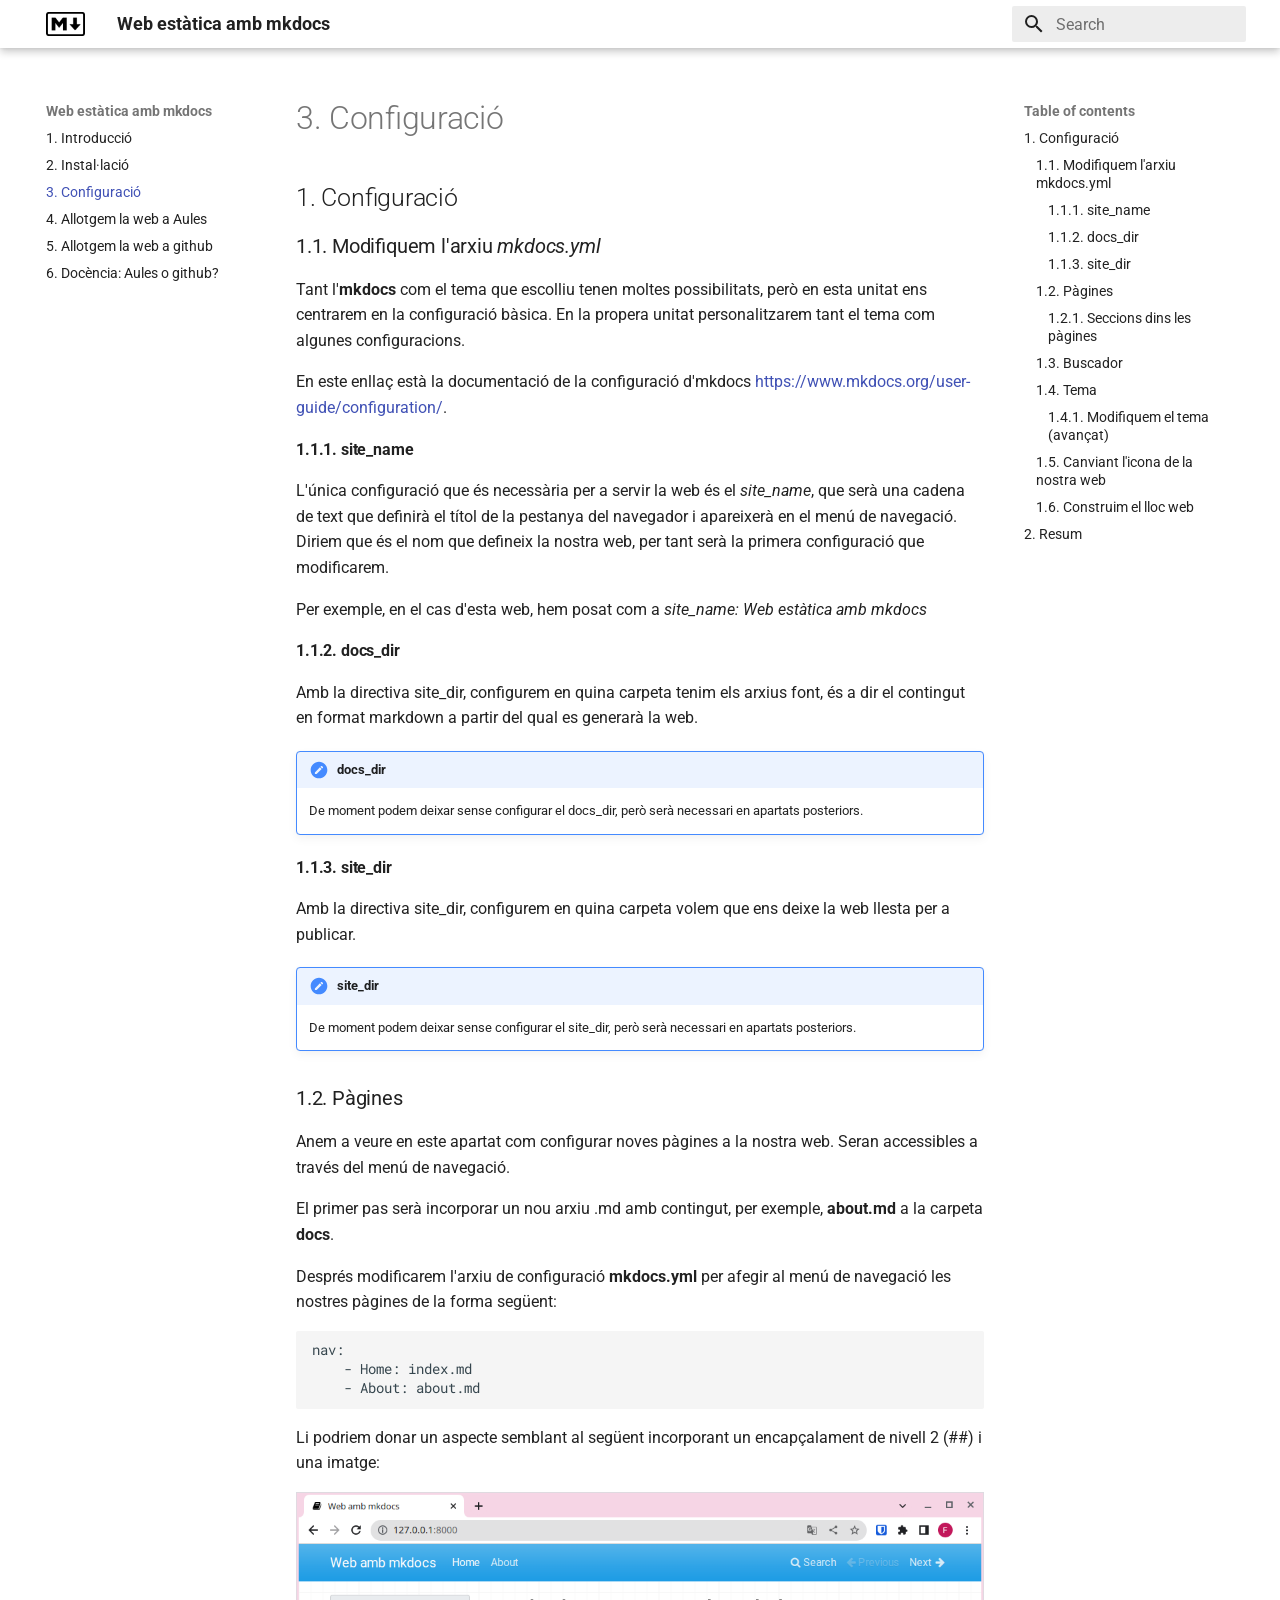
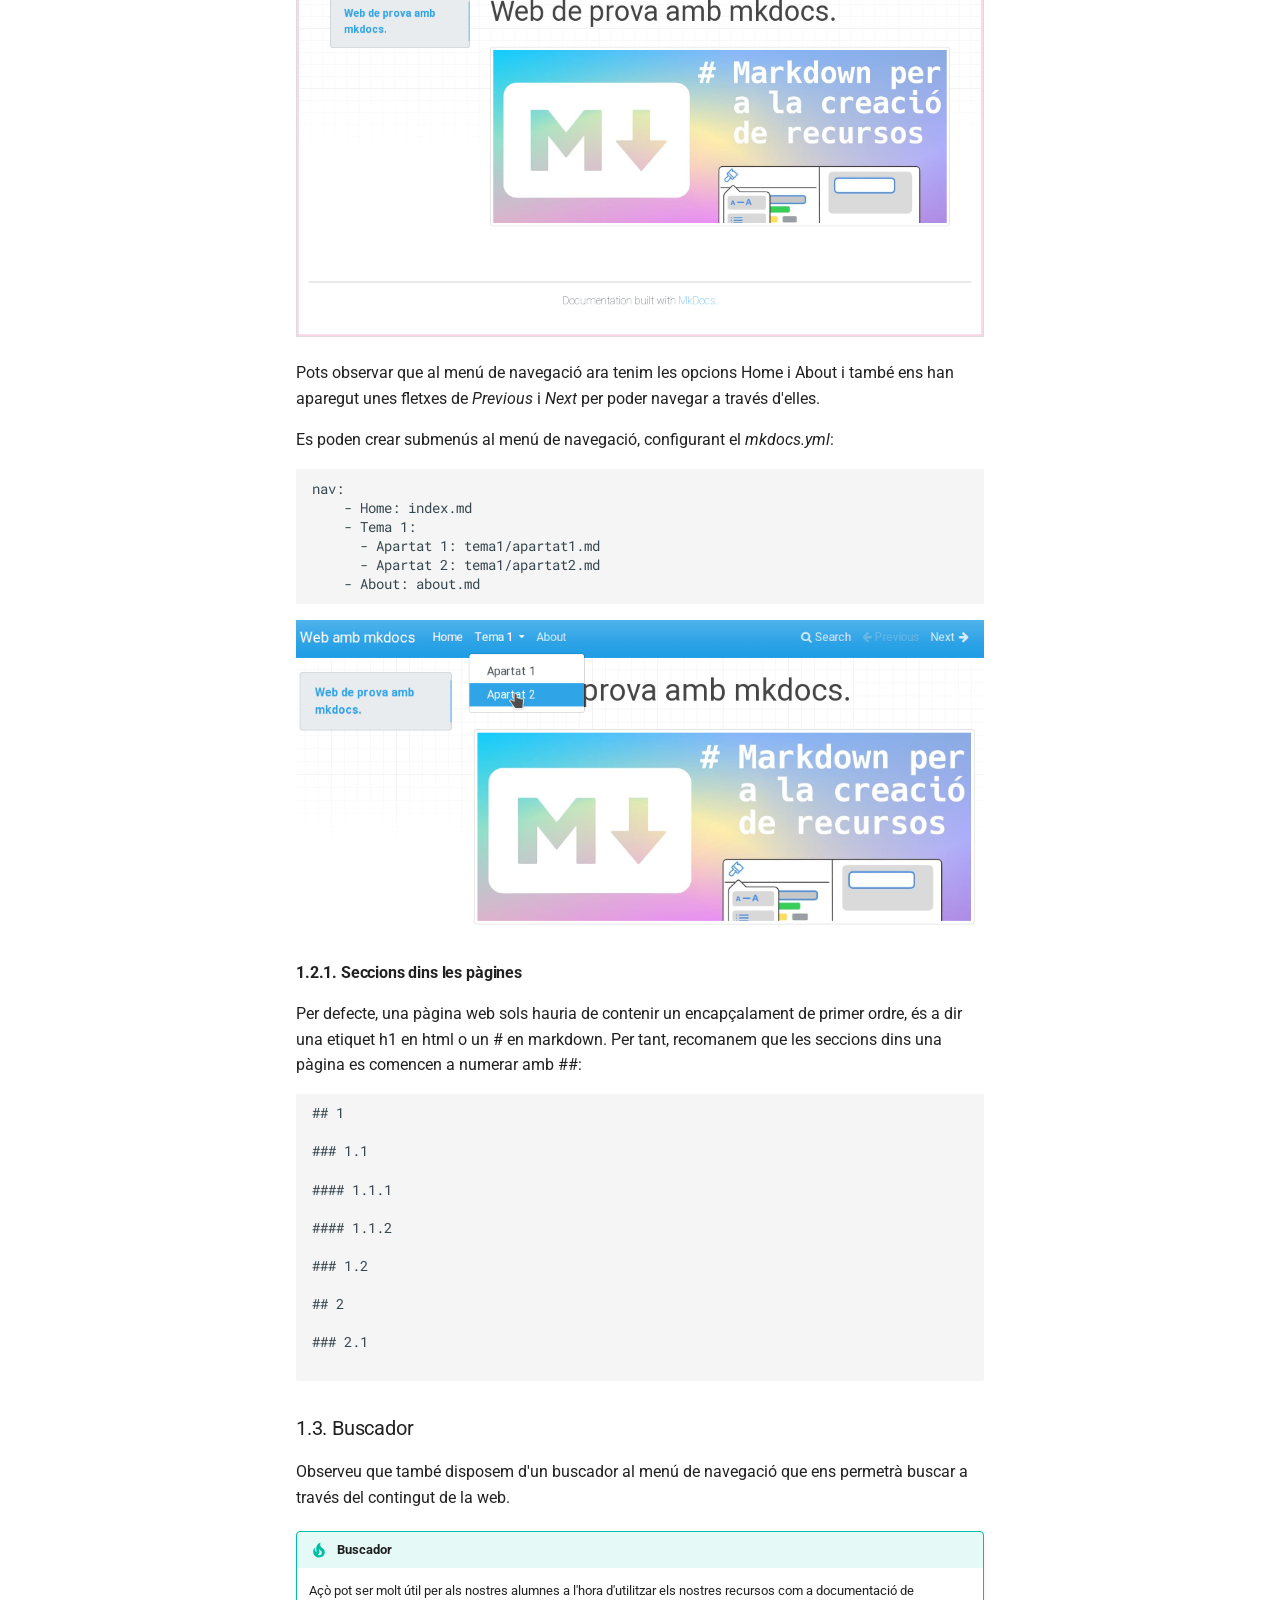
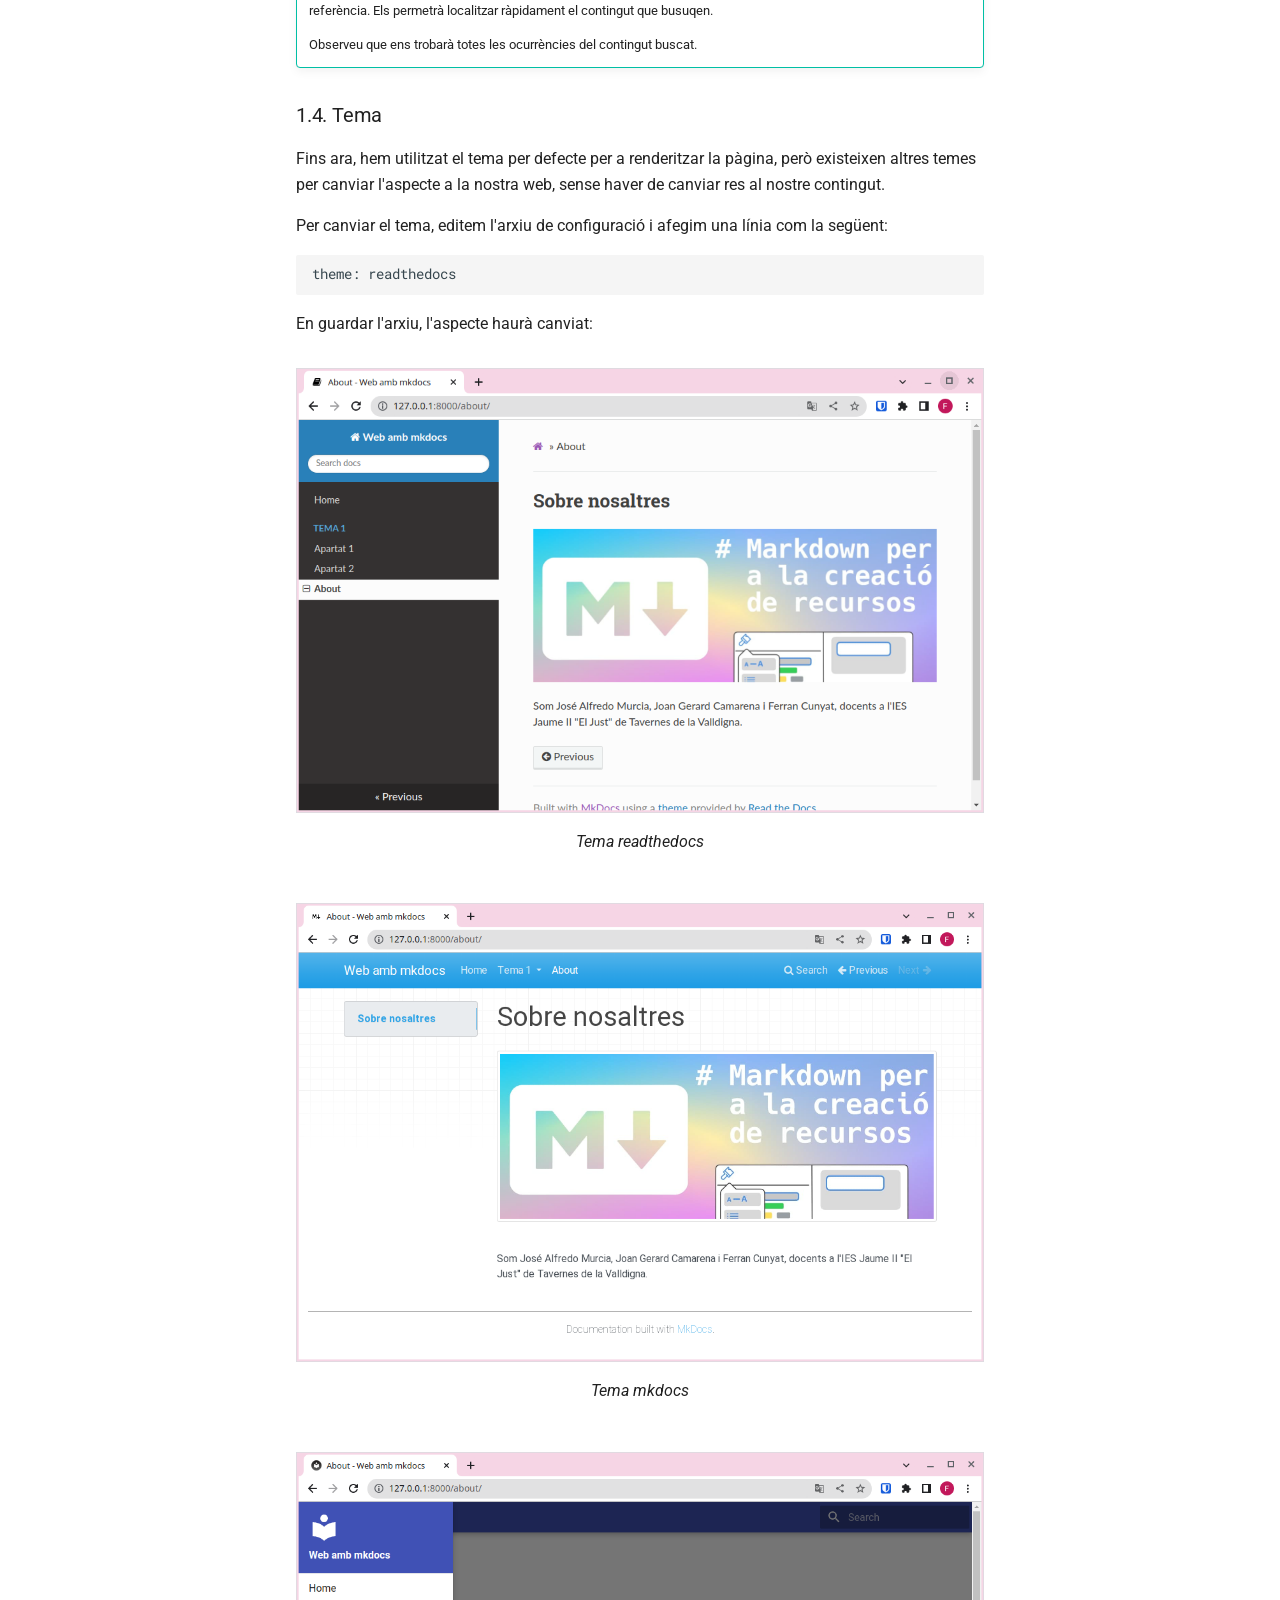
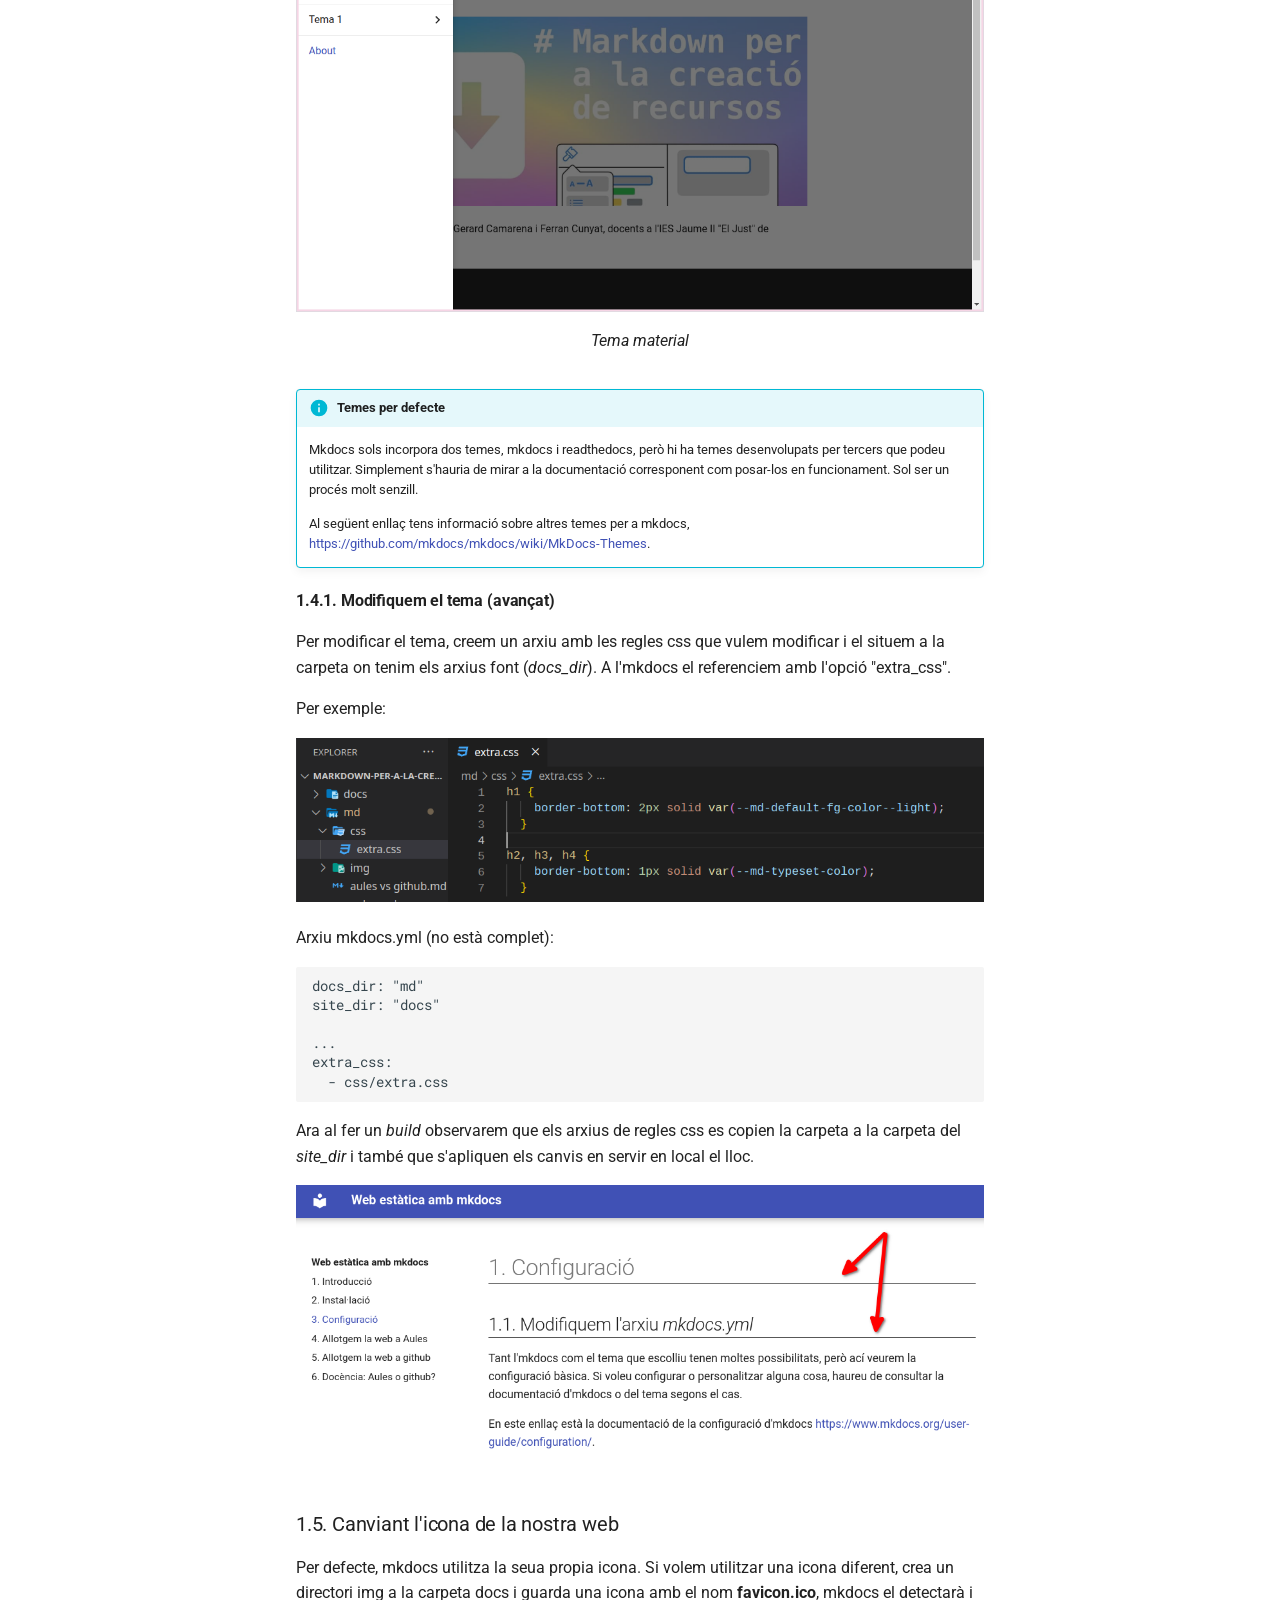
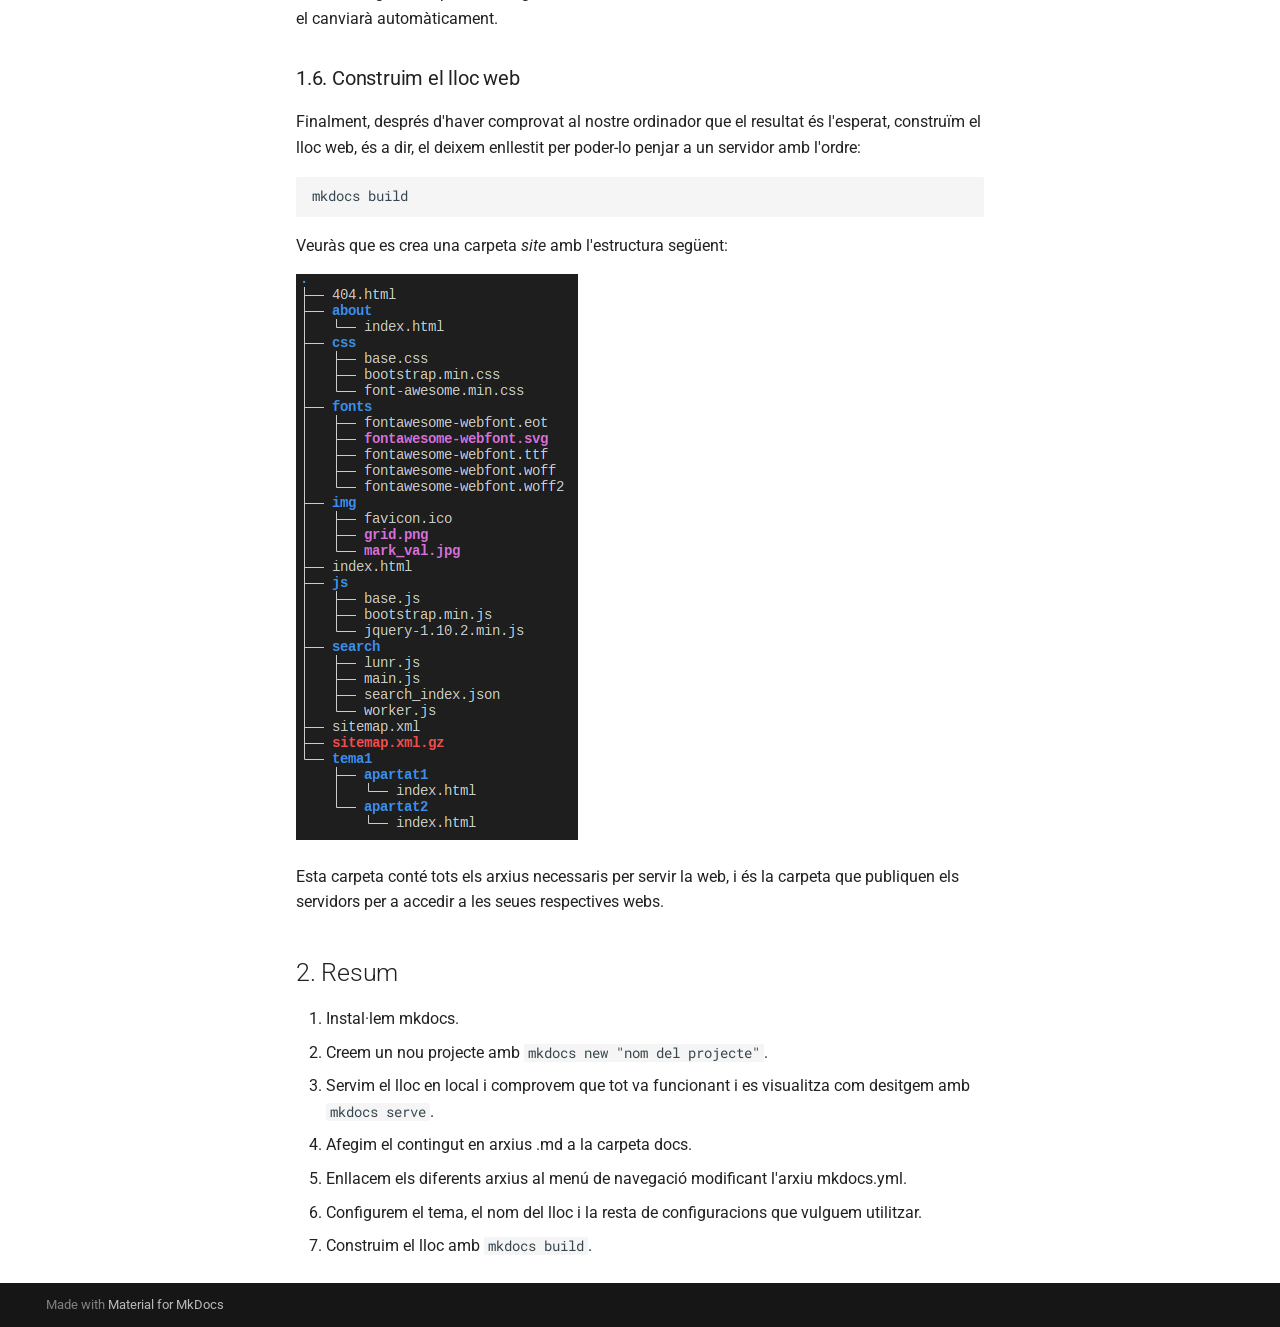
<file: docs/configuracio/index.html>
<!doctype html>
<html lang="en" class="no-js">
  <head>
    
      <meta charset="utf-8">
      <meta name="viewport" content="width=device-width,initial-scale=1">
      
      
      
      
        <link rel="prev" href="../instal%C2%B7lacio/">
      
      
        <link rel="next" href="../aules/">
      
      
      <link rel="icon" href="../img/logoMarkdown.png">
      <meta name="generator" content="mkdocs-1.6.1, mkdocs-material-9.5.34">
    
    
      
        <title>3. Configuració - Web estàtica amb mkdocs</title>
      
    
    
      <link rel="stylesheet" href="../assets/stylesheets/main.35f28582.min.css">
      
        
        <link rel="stylesheet" href="../assets/stylesheets/palette.06af60db.min.css">
      
      


    
    
      
    
    
      
        
        
        <link rel="preconnect" href="https://fonts.gstatic.com" crossorigin>
        <link rel="stylesheet" href="https://fonts.googleapis.com/css?family=Roboto:300,300i,400,400i,700,700i%7CRoboto+Mono:400,400i,700,700i&display=fallback">
        <style>:root{--md-text-font:"Roboto";--md-code-font:"Roboto Mono"}</style>
      
    
    
    <script>__md_scope=new URL("..",location),__md_hash=e=>[...e].reduce(((e,_)=>(e<<5)-e+_.charCodeAt(0)),0),__md_get=(e,_=localStorage,t=__md_scope)=>JSON.parse(_.getItem(t.pathname+"."+e)),__md_set=(e,_,t=localStorage,a=__md_scope)=>{try{t.setItem(a.pathname+"."+e,JSON.stringify(_))}catch(e){}}</script>
    
      

    
    
    
  </head>
  
  
    
    
    
    
    
    <body dir="ltr" data-md-color-scheme="default" data-md-color-primary="white" data-md-color-accent="indigo">
  
    
    <input class="md-toggle" data-md-toggle="drawer" type="checkbox" id="__drawer" autocomplete="off">
    <input class="md-toggle" data-md-toggle="search" type="checkbox" id="__search" autocomplete="off">
    <label class="md-overlay" for="__drawer"></label>
    <div data-md-component="skip">
      
        
        <a href="#1-configuracio" class="md-skip">
          Skip to content
        </a>
      
    </div>
    <div data-md-component="announce">
      
    </div>
    
    
      

  

<header class="md-header md-header--shadow" data-md-component="header">
  <nav class="md-header__inner md-grid" aria-label="Header">
    <a href=".." title="Web estàtica amb mkdocs" class="md-header__button md-logo" aria-label="Web estàtica amb mkdocs" data-md-component="logo">
      
  <img src="../img/logoMarkdown.png" alt="logo">

    </a>
    <label class="md-header__button md-icon" for="__drawer">
      
      <svg xmlns="http://www.w3.org/2000/svg" viewBox="0 0 24 24"><path d="M3 6h18v2H3zm0 5h18v2H3zm0 5h18v2H3z"/></svg>
    </label>
    <div class="md-header__title" data-md-component="header-title">
      <div class="md-header__ellipsis">
        <div class="md-header__topic">
          <span class="md-ellipsis">
            Web estàtica amb mkdocs
          </span>
        </div>
        <div class="md-header__topic" data-md-component="header-topic">
          <span class="md-ellipsis">
            
              3. Configuració
            
          </span>
        </div>
      </div>
    </div>
    
      
    
    
    
    
      <label class="md-header__button md-icon" for="__search">
        
        <svg xmlns="http://www.w3.org/2000/svg" viewBox="0 0 24 24"><path d="M9.5 3A6.5 6.5 0 0 1 16 9.5c0 1.61-.59 3.09-1.56 4.23l.27.27h.79l5 5-1.5 1.5-5-5v-.79l-.27-.27A6.52 6.52 0 0 1 9.5 16 6.5 6.5 0 0 1 3 9.5 6.5 6.5 0 0 1 9.5 3m0 2C7 5 5 7 5 9.5S7 14 9.5 14 14 12 14 9.5 12 5 9.5 5"/></svg>
      </label>
      <div class="md-search" data-md-component="search" role="dialog">
  <label class="md-search__overlay" for="__search"></label>
  <div class="md-search__inner" role="search">
    <form class="md-search__form" name="search">
      <input type="text" class="md-search__input" name="query" aria-label="Search" placeholder="Search" autocapitalize="off" autocorrect="off" autocomplete="off" spellcheck="false" data-md-component="search-query" required>
      <label class="md-search__icon md-icon" for="__search">
        
        <svg xmlns="http://www.w3.org/2000/svg" viewBox="0 0 24 24"><path d="M9.5 3A6.5 6.5 0 0 1 16 9.5c0 1.61-.59 3.09-1.56 4.23l.27.27h.79l5 5-1.5 1.5-5-5v-.79l-.27-.27A6.52 6.52 0 0 1 9.5 16 6.5 6.5 0 0 1 3 9.5 6.5 6.5 0 0 1 9.5 3m0 2C7 5 5 7 5 9.5S7 14 9.5 14 14 12 14 9.5 12 5 9.5 5"/></svg>
        
        <svg xmlns="http://www.w3.org/2000/svg" viewBox="0 0 24 24"><path d="M20 11v2H8l5.5 5.5-1.42 1.42L4.16 12l7.92-7.92L13.5 5.5 8 11z"/></svg>
      </label>
      <nav class="md-search__options" aria-label="Search">
        
        <button type="reset" class="md-search__icon md-icon" title="Clear" aria-label="Clear" tabindex="-1">
          
          <svg xmlns="http://www.w3.org/2000/svg" viewBox="0 0 24 24"><path d="M19 6.41 17.59 5 12 10.59 6.41 5 5 6.41 10.59 12 5 17.59 6.41 19 12 13.41 17.59 19 19 17.59 13.41 12z"/></svg>
        </button>
      </nav>
      
    </form>
    <div class="md-search__output">
      <div class="md-search__scrollwrap" tabindex="0" data-md-scrollfix>
        <div class="md-search-result" data-md-component="search-result">
          <div class="md-search-result__meta">
            Initializing search
          </div>
          <ol class="md-search-result__list" role="presentation"></ol>
        </div>
      </div>
    </div>
  </div>
</div>
    
    
  </nav>
  
</header>
    
    <div class="md-container" data-md-component="container">
      
      
        
          
        
      
      <main class="md-main" data-md-component="main">
        <div class="md-main__inner md-grid">
          
            
              
              <div class="md-sidebar md-sidebar--primary" data-md-component="sidebar" data-md-type="navigation" >
                <div class="md-sidebar__scrollwrap">
                  <div class="md-sidebar__inner">
                    



<nav class="md-nav md-nav--primary" aria-label="Navigation" data-md-level="0">
  <label class="md-nav__title" for="__drawer">
    <a href=".." title="Web estàtica amb mkdocs" class="md-nav__button md-logo" aria-label="Web estàtica amb mkdocs" data-md-component="logo">
      
  <img src="../img/logoMarkdown.png" alt="logo">

    </a>
    Web estàtica amb mkdocs
  </label>
  
  <ul class="md-nav__list" data-md-scrollfix>
    
      
      
  
  
  
  
    <li class="md-nav__item">
      <a href=".." class="md-nav__link">
        
  
  <span class="md-ellipsis">
    1. Introducció
  </span>
  

      </a>
    </li>
  

    
      
      
  
  
  
  
    <li class="md-nav__item">
      <a href="../instal%C2%B7lacio/" class="md-nav__link">
        
  
  <span class="md-ellipsis">
    2. Instal·lació
  </span>
  

      </a>
    </li>
  

    
      
      
  
  
    
  
  
  
    <li class="md-nav__item md-nav__item--active">
      
      <input class="md-nav__toggle md-toggle" type="checkbox" id="__toc">
      
      
      
        <label class="md-nav__link md-nav__link--active" for="__toc">
          
  
  <span class="md-ellipsis">
    3. Configuració
  </span>
  

          <span class="md-nav__icon md-icon"></span>
        </label>
      
      <a href="./" class="md-nav__link md-nav__link--active">
        
  
  <span class="md-ellipsis">
    3. Configuració
  </span>
  

      </a>
      
        

<nav class="md-nav md-nav--secondary" aria-label="Table of contents">
  
  
  
  
    <label class="md-nav__title" for="__toc">
      <span class="md-nav__icon md-icon"></span>
      Table of contents
    </label>
    <ul class="md-nav__list" data-md-component="toc" data-md-scrollfix>
      
        <li class="md-nav__item">
  <a href="#1-configuracio" class="md-nav__link">
    <span class="md-ellipsis">
      1. Configuració
    </span>
  </a>
  
    <nav class="md-nav" aria-label="1. Configuració">
      <ul class="md-nav__list">
        
          <li class="md-nav__item">
  <a href="#11-modifiquem-larxiu-mkdocsyml" class="md-nav__link">
    <span class="md-ellipsis">
      1.1. Modifiquem l'arxiu mkdocs.yml
    </span>
  </a>
  
    <nav class="md-nav" aria-label="1.1. Modifiquem l'arxiu mkdocs.yml">
      <ul class="md-nav__list">
        
          <li class="md-nav__item">
  <a href="#111-site_name" class="md-nav__link">
    <span class="md-ellipsis">
      1.1.1. site_name
    </span>
  </a>
  
</li>
        
          <li class="md-nav__item">
  <a href="#112-docs_dir" class="md-nav__link">
    <span class="md-ellipsis">
      1.1.2. docs_dir
    </span>
  </a>
  
</li>
        
          <li class="md-nav__item">
  <a href="#113-site_dir" class="md-nav__link">
    <span class="md-ellipsis">
      1.1.3. site_dir
    </span>
  </a>
  
</li>
        
      </ul>
    </nav>
  
</li>
        
          <li class="md-nav__item">
  <a href="#12-pagines" class="md-nav__link">
    <span class="md-ellipsis">
      1.2. Pàgines
    </span>
  </a>
  
    <nav class="md-nav" aria-label="1.2. Pàgines">
      <ul class="md-nav__list">
        
          <li class="md-nav__item">
  <a href="#121-seccions-dins-les-pagines" class="md-nav__link">
    <span class="md-ellipsis">
      1.2.1. Seccions dins les pàgines
    </span>
  </a>
  
</li>
        
      </ul>
    </nav>
  
</li>
        
          <li class="md-nav__item">
  <a href="#13-buscador" class="md-nav__link">
    <span class="md-ellipsis">
      1.3. Buscador
    </span>
  </a>
  
</li>
        
          <li class="md-nav__item">
  <a href="#14-tema" class="md-nav__link">
    <span class="md-ellipsis">
      1.4. Tema
    </span>
  </a>
  
    <nav class="md-nav" aria-label="1.4. Tema">
      <ul class="md-nav__list">
        
          <li class="md-nav__item">
  <a href="#141-modifiquem-el-tema-avancat" class="md-nav__link">
    <span class="md-ellipsis">
      1.4.1. Modifiquem el tema (avançat)
    </span>
  </a>
  
</li>
        
      </ul>
    </nav>
  
</li>
        
          <li class="md-nav__item">
  <a href="#15-canviant-licona-de-la-nostra-web" class="md-nav__link">
    <span class="md-ellipsis">
      1.5. Canviant l'icona de la nostra web
    </span>
  </a>
  
</li>
        
          <li class="md-nav__item">
  <a href="#16-construim-el-lloc-web" class="md-nav__link">
    <span class="md-ellipsis">
      1.6. Construim el lloc web
    </span>
  </a>
  
</li>
        
      </ul>
    </nav>
  
</li>
      
        <li class="md-nav__item">
  <a href="#2-resum" class="md-nav__link">
    <span class="md-ellipsis">
      2. Resum
    </span>
  </a>
  
</li>
      
    </ul>
  
</nav>
      
    </li>
  

    
      
      
  
  
  
  
    <li class="md-nav__item">
      <a href="../aules/" class="md-nav__link">
        
  
  <span class="md-ellipsis">
    4. Allotgem la web a Aules
  </span>
  

      </a>
    </li>
  

    
      
      
  
  
  
  
    <li class="md-nav__item">
      <a href="../github/" class="md-nav__link">
        
  
  <span class="md-ellipsis">
    5. Allotgem la web a github
  </span>
  

      </a>
    </li>
  

    
      
      
  
  
  
  
    <li class="md-nav__item">
      <a href="../aules%20vs%20github/" class="md-nav__link">
        
  
  <span class="md-ellipsis">
    6. Docència: Aules o github?
  </span>
  

      </a>
    </li>
  

    
  </ul>
</nav>
                  </div>
                </div>
              </div>
            
            
              
              <div class="md-sidebar md-sidebar--secondary" data-md-component="sidebar" data-md-type="toc" >
                <div class="md-sidebar__scrollwrap">
                  <div class="md-sidebar__inner">
                    

<nav class="md-nav md-nav--secondary" aria-label="Table of contents">
  
  
  
  
    <label class="md-nav__title" for="__toc">
      <span class="md-nav__icon md-icon"></span>
      Table of contents
    </label>
    <ul class="md-nav__list" data-md-component="toc" data-md-scrollfix>
      
        <li class="md-nav__item">
  <a href="#1-configuracio" class="md-nav__link">
    <span class="md-ellipsis">
      1. Configuració
    </span>
  </a>
  
    <nav class="md-nav" aria-label="1. Configuració">
      <ul class="md-nav__list">
        
          <li class="md-nav__item">
  <a href="#11-modifiquem-larxiu-mkdocsyml" class="md-nav__link">
    <span class="md-ellipsis">
      1.1. Modifiquem l'arxiu mkdocs.yml
    </span>
  </a>
  
    <nav class="md-nav" aria-label="1.1. Modifiquem l'arxiu mkdocs.yml">
      <ul class="md-nav__list">
        
          <li class="md-nav__item">
  <a href="#111-site_name" class="md-nav__link">
    <span class="md-ellipsis">
      1.1.1. site_name
    </span>
  </a>
  
</li>
        
          <li class="md-nav__item">
  <a href="#112-docs_dir" class="md-nav__link">
    <span class="md-ellipsis">
      1.1.2. docs_dir
    </span>
  </a>
  
</li>
        
          <li class="md-nav__item">
  <a href="#113-site_dir" class="md-nav__link">
    <span class="md-ellipsis">
      1.1.3. site_dir
    </span>
  </a>
  
</li>
        
      </ul>
    </nav>
  
</li>
        
          <li class="md-nav__item">
  <a href="#12-pagines" class="md-nav__link">
    <span class="md-ellipsis">
      1.2. Pàgines
    </span>
  </a>
  
    <nav class="md-nav" aria-label="1.2. Pàgines">
      <ul class="md-nav__list">
        
          <li class="md-nav__item">
  <a href="#121-seccions-dins-les-pagines" class="md-nav__link">
    <span class="md-ellipsis">
      1.2.1. Seccions dins les pàgines
    </span>
  </a>
  
</li>
        
      </ul>
    </nav>
  
</li>
        
          <li class="md-nav__item">
  <a href="#13-buscador" class="md-nav__link">
    <span class="md-ellipsis">
      1.3. Buscador
    </span>
  </a>
  
</li>
        
          <li class="md-nav__item">
  <a href="#14-tema" class="md-nav__link">
    <span class="md-ellipsis">
      1.4. Tema
    </span>
  </a>
  
    <nav class="md-nav" aria-label="1.4. Tema">
      <ul class="md-nav__list">
        
          <li class="md-nav__item">
  <a href="#141-modifiquem-el-tema-avancat" class="md-nav__link">
    <span class="md-ellipsis">
      1.4.1. Modifiquem el tema (avançat)
    </span>
  </a>
  
</li>
        
      </ul>
    </nav>
  
</li>
        
          <li class="md-nav__item">
  <a href="#15-canviant-licona-de-la-nostra-web" class="md-nav__link">
    <span class="md-ellipsis">
      1.5. Canviant l'icona de la nostra web
    </span>
  </a>
  
</li>
        
          <li class="md-nav__item">
  <a href="#16-construim-el-lloc-web" class="md-nav__link">
    <span class="md-ellipsis">
      1.6. Construim el lloc web
    </span>
  </a>
  
</li>
        
      </ul>
    </nav>
  
</li>
      
        <li class="md-nav__item">
  <a href="#2-resum" class="md-nav__link">
    <span class="md-ellipsis">
      2. Resum
    </span>
  </a>
  
</li>
      
    </ul>
  
</nav>
                  </div>
                </div>
              </div>
            
          
          
            <div class="md-content" data-md-component="content">
              <article class="md-content__inner md-typeset">
                
                  


  <h1>3. Configuració</h1>

<h2 id="1-configuracio">1. Configuració</h2>
<h3 id="11-modifiquem-larxiu-mkdocsyml">1.1. Modifiquem l'arxiu <em>mkdocs.yml</em></h3>
<p>Tant l'<strong>mkdocs</strong> com el tema que escolliu tenen moltes possibilitats, però en esta unitat ens centrarem en la configuració bàsica. En la propera unitat personalitzarem tant el tema com algunes configuracions.</p>
<p>En este enllaç està la documentació de la configuració d'mkdocs <a href="https://www.mkdocs.org/user-guide/configuration/">https://www.mkdocs.org/user-guide/configuration/</a>.</p>
<h4 id="111-site_name">1.1.1. site_name</h4>
<p>L'única configuració que és necessària per a servir la web és el <em>site_name</em>, que serà una cadena de text que definirà el títol de la pestanya del navegador i apareixerà en el menú de navegació. Diriem que és el nom que defineix la nostra web, per tant serà la primera configuració que modificarem.</p>
<p>Per exemple, en el cas d'esta web, hem posat com a <em>site_name: Web estàtica amb mkdocs</em></p>
<h4 id="112-docs_dir">1.1.2. docs_dir</h4>
<p>Amb la directiva site_dir, configurem en quina carpeta tenim els arxius font, és a dir el contingut en format markdown a partir del qual es generarà la web.</p>
<div class="admonition note">
<p class="admonition-title">docs_dir</p>
<p>De moment podem deixar sense configurar el docs_dir, però serà necessari en apartats posteriors.</p>
</div>
<h4 id="113-site_dir">1.1.3. site_dir</h4>
<p>Amb la directiva site_dir, configurem en quina carpeta volem que ens deixe la web llesta per a publicar.</p>
<div class="admonition note">
<p class="admonition-title">site_dir</p>
<p>De moment podem deixar sense configurar el site_dir, però serà necessari en apartats posteriors.</p>
</div>
<h3 id="12-pagines">1.2. Pàgines</h3>
<p>Anem a veure en este apartat com configurar noves pàgines a la nostra web. Seran accessibles a través del menú de navegació.</p>
<p>El primer pas serà incorporar un nou arxiu .md amb contingut, per exemple, <strong>about.md</strong> a la carpeta <strong>docs</strong>.</p>
<p>Després modificarem l'arxiu de configuració <strong>mkdocs.yml</strong> per afegir al menú de navegació les nostres pàgines de la forma següent:</p>
<pre><code class="language-yaml">nav:
    - Home: index.md
    - About: about.md
</code></pre>
<p>Li podriem donar un aspecte semblant al següent incorporant un encapçalament de nivell 2 (##) i una imatge:</p>
<p><img alt="pagines" src="../img/pagines.png" /></p>
<p>Pots observar que al menú de navegació ara tenim les opcions Home i About i també ens han aparegut unes fletxes de <em>Previous</em> i <em>Next</em> per poder navegar a través d'elles.</p>
<p>Es poden crear submenús al menú de navegació, configurant el <em>mkdocs.yml</em>:</p>
<pre><code class="language-yaml">nav:
    - Home: index.md
    - Tema 1:
      - Apartat 1: tema1/apartat1.md
      - Apartat 2: tema1/apartat2.md
    - About: about.md
</code></pre>
<p><img alt="submenus" src="../img/submenus.png" /></p>
<h4 id="121-seccions-dins-les-pagines">1.2.1. Seccions dins les pàgines</h4>
<p>Per defecte, una pàgina web sols hauria de contenir un encapçalament de primer ordre, és a dir una etiquet h1 en html o un # en markdown. Per tant, recomanem que les seccions dins una pàgina es comencen a numerar amb ##:</p>
<pre><code class="language-markdown">## 1

### 1.1

#### 1.1.1

#### 1.1.2

### 1.2

## 2

### 2.1

</code></pre>
<h3 id="13-buscador">1.3. Buscador</h3>
<p>Observeu que també disposem d'un buscador al menú de navegació que ens permetrà buscar a través del contingut de la web. </p>
<div class="admonition tip">
<p class="admonition-title">Buscador</p>
<p>Açò pot ser molt útil per als nostres alumnes a l'hora d'utilitzar els nostres recursos com a documentació de referència. Els permetrà localitzar ràpidament el contingut que busuqen.</p>
<p>Observeu que ens trobarà totes les ocurrències del contingut buscat.</p>
</div>
<h3 id="14-tema">1.4. Tema</h3>
<p>Fins ara, hem utilitzat el tema per defecte per a renderitzar la pàgina, però existeixen altres temes per canviar l'aspecte a la nostra web, sense haver de canviar res al nostre contingut.</p>
<p>Per canviar el tema, editem l'arxiu de configuració i afegim una línia com la següent:</p>
<pre><code class="language-yaml">theme: readthedocs
</code></pre>
<p>En guardar l'arxiu, l'aspecte haurà canviat:</p>
<figure>
<p><img alt="readthedocs" src="../img/readthedocs.png" />
  </p>
<figcaption>Tema readthedocs</figcaption>
</figure>
<figure>
<p><img alt="mkdocs" src="../img/tema_mkdocs.png" />
  </p>
<figcaption>Tema mkdocs</figcaption>
</figure>
<figure>
<p><img alt="material" src="../img/tema_material.png" />
  </p>
<figcaption>Tema material</figcaption>
</figure>
<div class="admonition info">
<p class="admonition-title">Temes per defecte</p>
<p>Mkdocs sols incorpora dos temes, mkdocs i readthedocs, però hi ha temes desenvolupats per tercers que podeu utilitzar. Simplement s'hauria de mirar a la documentació corresponent com posar-los en funcionament. Sol ser un procés molt senzill. </p>
<p>Al següent enllaç tens informació sobre altres temes per a mkdocs, <a href="https://github.com/mkdocs/mkdocs/wiki/MkDocs-Themes">https://github.com/mkdocs/mkdocs/wiki/MkDocs-Themes</a>.</p>
</div>
<!-- !!!info "Material for mkdocs"
    Un tema molt complet, amigable i versàtil és material for mkdocs. En la següent unitat farem ús d'ell i aprofundirem en la seua configuració. 

    Per instal·lar-lo executeu `pip install mkdocs-material`.

    Per utilitzar-lo `theme: material`.

    [https://squidfunk.github.io/mkdocs-material/](https://squidfunk.github.io/mkdocs-material/) -->

<h4 id="141-modifiquem-el-tema-avancat">1.4.1. Modifiquem el tema (avançat)</h4>
<p>Per modificar el tema, creem un arxiu amb les regles css que vulem modificar i el situem a la carpeta on tenim els arxius font (<em>docs_dir</em>). A l'mkdocs el referenciem amb l'opció "extra_css".</p>
<p>Per exemple:</p>
<p><img alt="extra css" src="../img/extra_css.png" /></p>
<p>Arxiu mkdocs.yml (no està complet):</p>
<pre><code class="language-yaml">docs_dir: &quot;md&quot;
site_dir: &quot;docs&quot;

...
extra_css:
  - css/extra.css
</code></pre>
<p>Ara al fer un <em>build</em> observarem que els arxius de regles css es copien la carpeta a la carpeta del <em>site_dir</em> i també que s'apliquen els canvis en servir en local el lloc.</p>
<p><img alt="CSS" src="../img/css.png" /></p>
<h3 id="15-canviant-licona-de-la-nostra-web">1.5. Canviant l'icona de la nostra web</h3>
<p>Per defecte, mkdocs utilitza la seua propia icona. Si volem utilitzar una icona diferent, crea un directori img a la carpeta docs i guarda una icona amb el nom <strong>favicon.ico</strong>, mkdocs el detectarà i el canviarà automàticament.</p>
<!-- ### 1.6. Afegint *admonitions* (caixes per a captar l'atenció)

Per poder fer ús de les caixes per resaltar contingut, hem d'afegir el plugin admonition a l'arxiu de configuració:


<pre><code class="language-yaml">markdown_extensions:
  - admonition
</code></pre>


A diferència d'awesomebox, les caixes a mkdocs es defineixen amb tres tancaments d'exclamació, i el contingut de dins la caixa va tabulat. Per exemple:


<pre><code class="language-markdown">!!!note &quot;Anotació&quot;
    Esta part si que la podeu provar a casa.

!!!warning &quot;Compte!&quot;
    Aneu amb compte al realitzar esta part.

!!!danger &quot;Perill!!&quot;
    No proveu açò a casa.
</code></pre>


!!!note "Anotació"
    Esta part si que la podeu provar a casa.

!!!warning "Compte!"
    Aneu amb compte al realitzar esta part.

!!!danger "Perill!!"
    No proveu açò a casa. -->

<h3 id="16-construim-el-lloc-web">1.6. Construim el lloc web</h3>
<p>Finalment, després d'haver comprovat al nostre ordinador que el resultat és l'esperat, construïm el lloc web, és a dir, el deixem enllestit per poder-lo penjar a un servidor amb l'ordre:</p>
<pre><code class="language-sh">mkdocs build
</code></pre>
<p>Veuràs que es crea una carpeta <em>site</em> amb l'estructura següent:</p>
<p><img alt="site" src="../img/site.png" /></p>
<p>Esta carpeta conté tots els arxius necessaris per servir la web, i és la carpeta que publiquen els servidors per a accedir a les seues respectives webs.</p>
<h2 id="2-resum">2. Resum</h2>
<ol>
<li>Instal·lem mkdocs.</li>
<li>Creem un nou projecte amb <code>mkdocs new "nom del projecte"</code>.</li>
<li>Servim el lloc en local i comprovem que tot va funcionant i es visualitza com desitgem amb <code>mkdocs serve</code>.</li>
<li>Afegim el contingut en arxius .md a la carpeta docs.</li>
<li>Enllacem els diferents arxius al menú de navegació modificant l'arxiu mkdocs.yml.</li>
<li>Configurem el tema, el nom del lloc i la resta de configuracions que vulguem utilitzar.</li>
<li>Construim el lloc amb <code>mkdocs build</code>.</li>
</ol>












                
              </article>
            </div>
          
          
<script>var target=document.getElementById(location.hash.slice(1));target&&target.name&&(target.checked=target.name.startsWith("__tabbed_"))</script>
        </div>
        
      </main>
      
        <footer class="md-footer">
  
  <div class="md-footer-meta md-typeset">
    <div class="md-footer-meta__inner md-grid">
      <div class="md-copyright">
  
  
    Made with
    <a href="https://squidfunk.github.io/mkdocs-material/" target="_blank" rel="noopener">
      Material for MkDocs
    </a>
  
</div>
      
    </div>
  </div>
</footer>
      
    </div>
    <div class="md-dialog" data-md-component="dialog">
      <div class="md-dialog__inner md-typeset"></div>
    </div>
    
    
    <script id="__config" type="application/json">{"base": "..", "features": [], "search": "../assets/javascripts/workers/search.07f07601.min.js", "translations": {"clipboard.copied": "Copied to clipboard", "clipboard.copy": "Copy to clipboard", "search.result.more.one": "1 more on this page", "search.result.more.other": "# more on this page", "search.result.none": "No matching documents", "search.result.one": "1 matching document", "search.result.other": "# matching documents", "search.result.placeholder": "Type to start searching", "search.result.term.missing": "Missing", "select.version": "Select version"}}</script>
    
    
      <script src="../assets/javascripts/bundle.56dfad97.min.js"></script>
      
    
  </body>
</html>
</file>
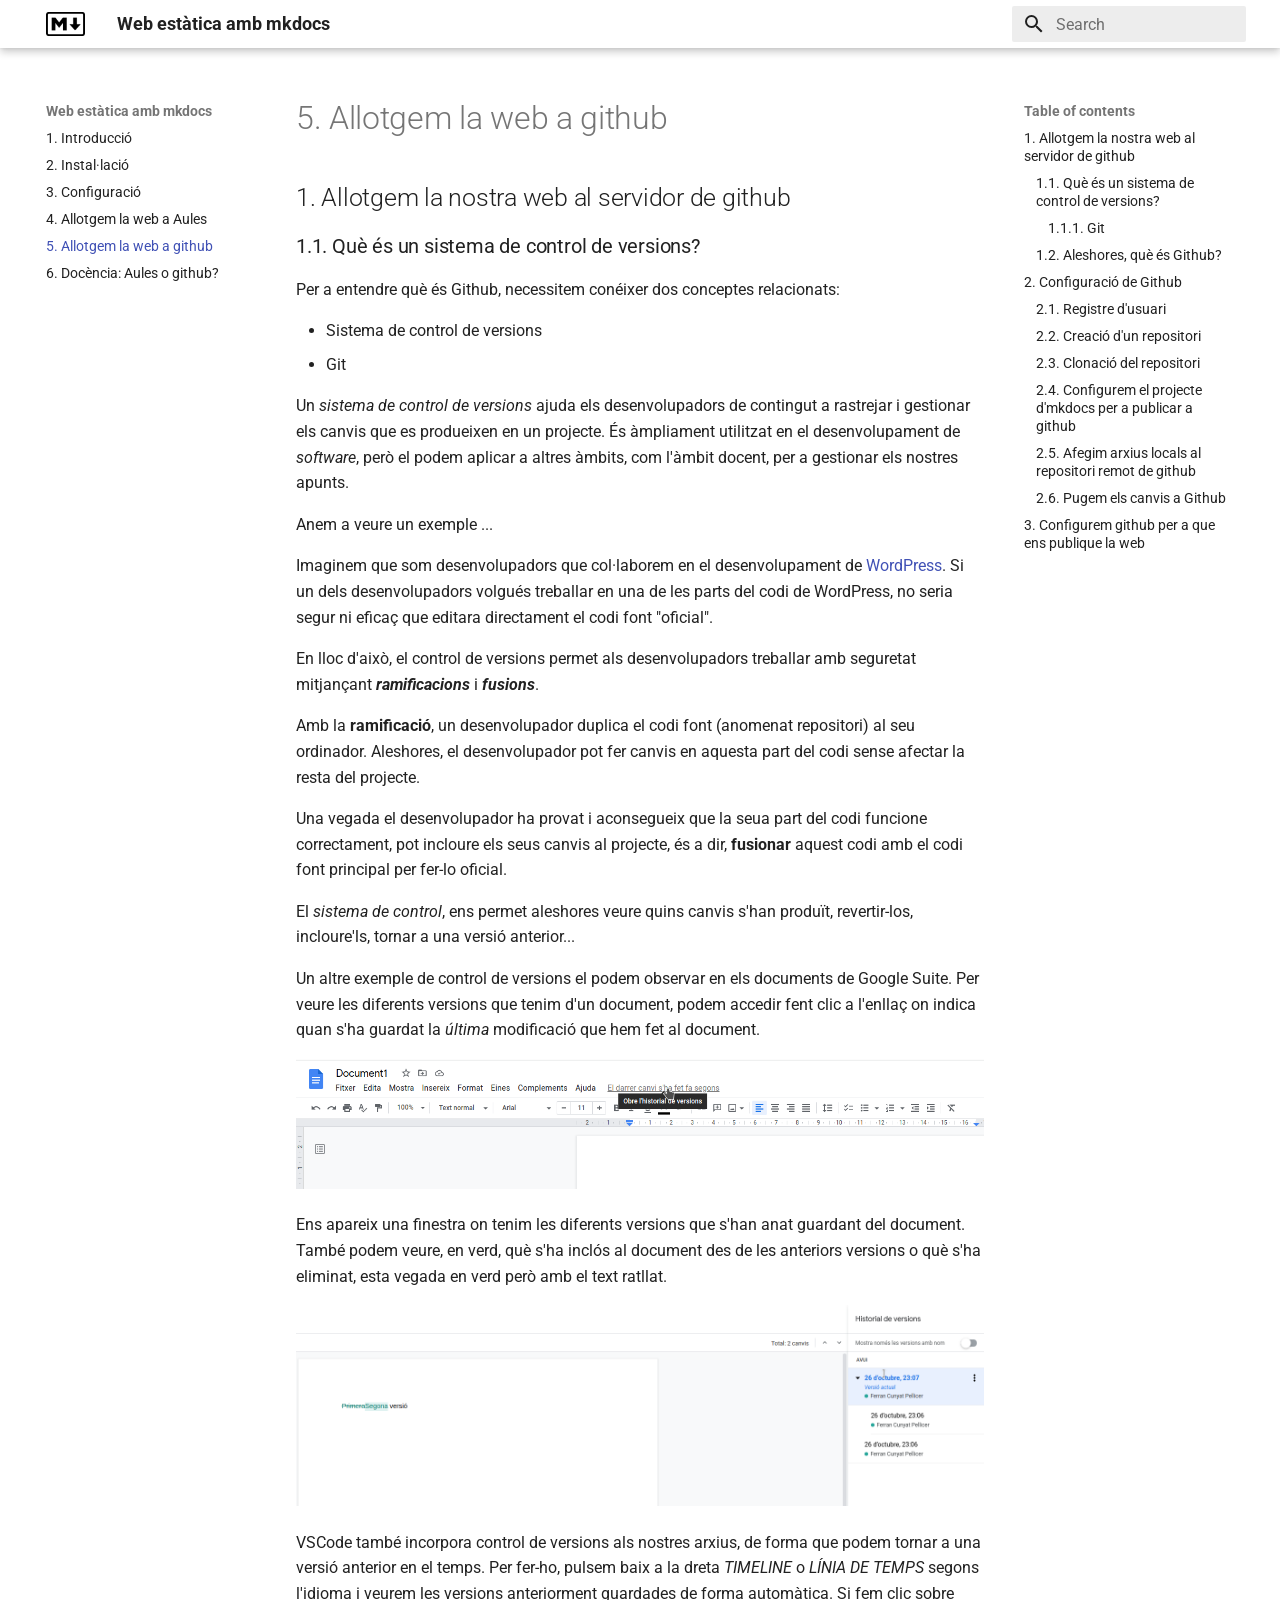
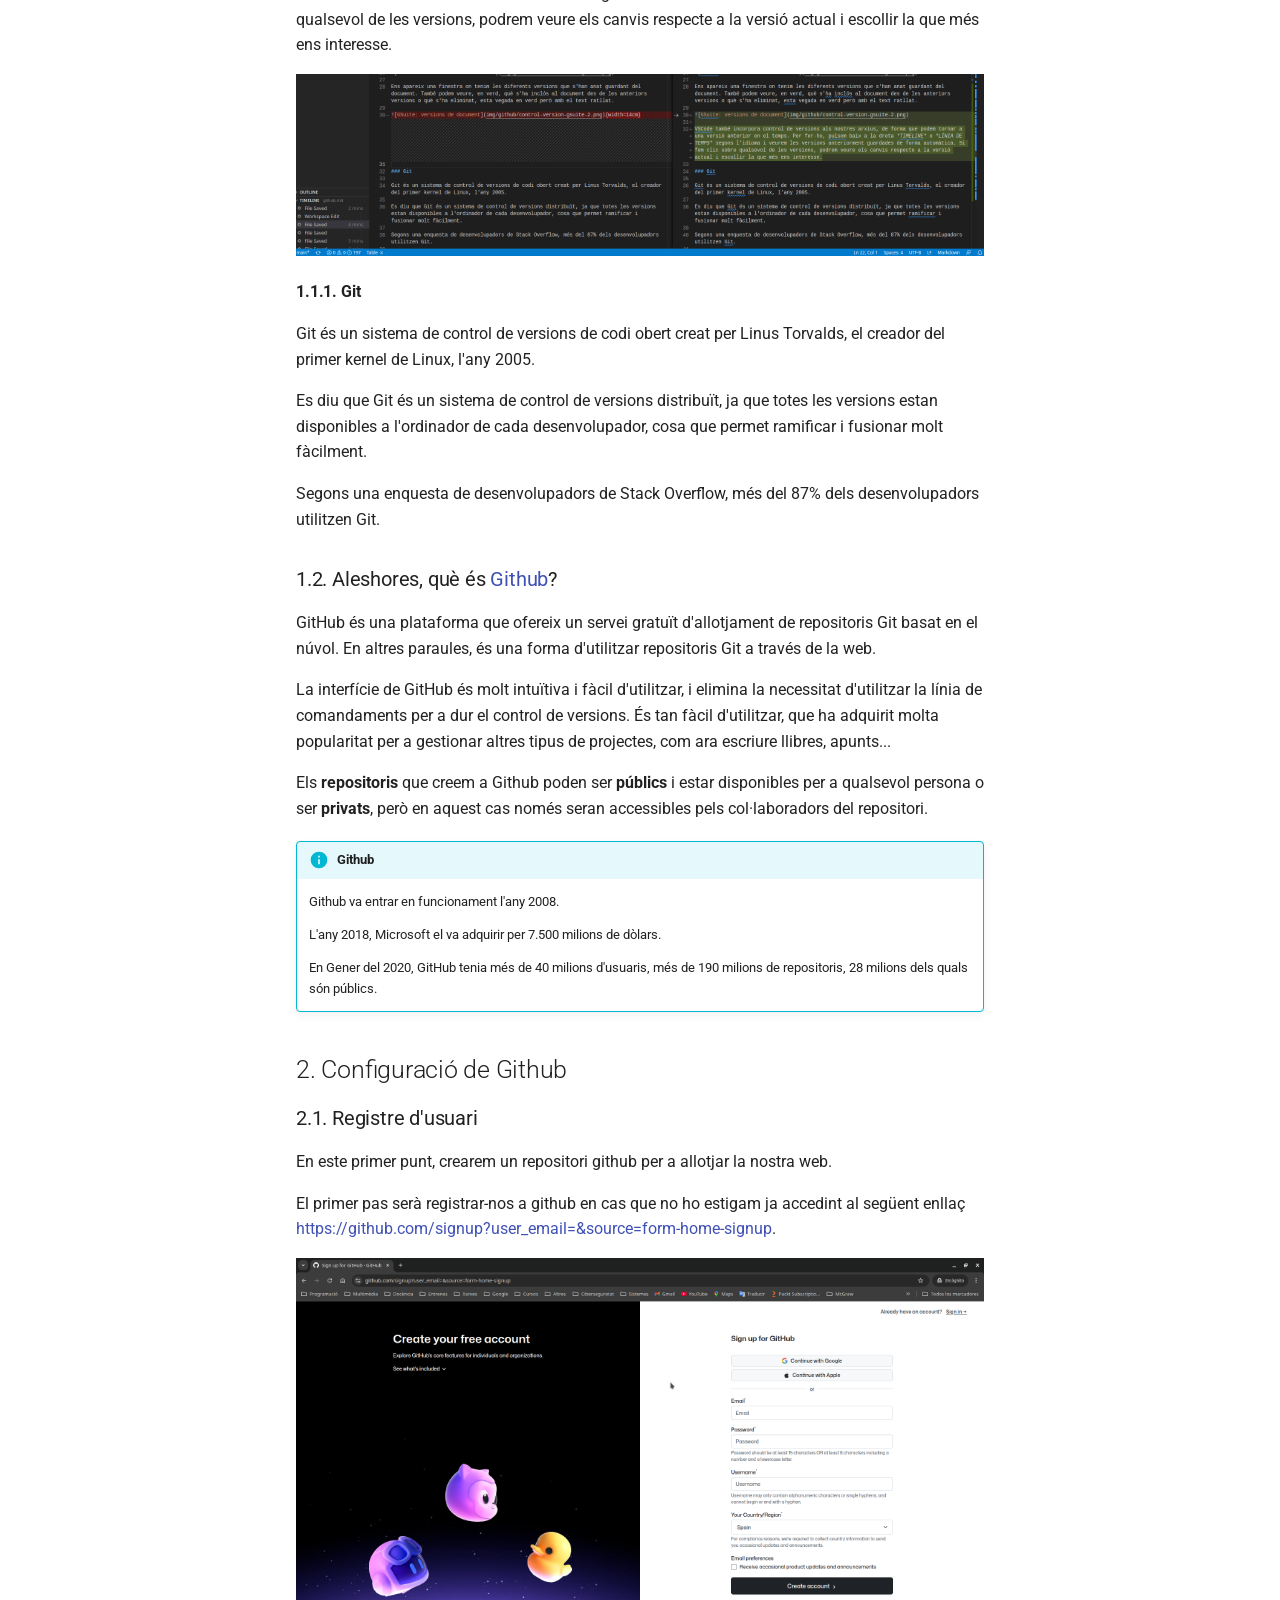
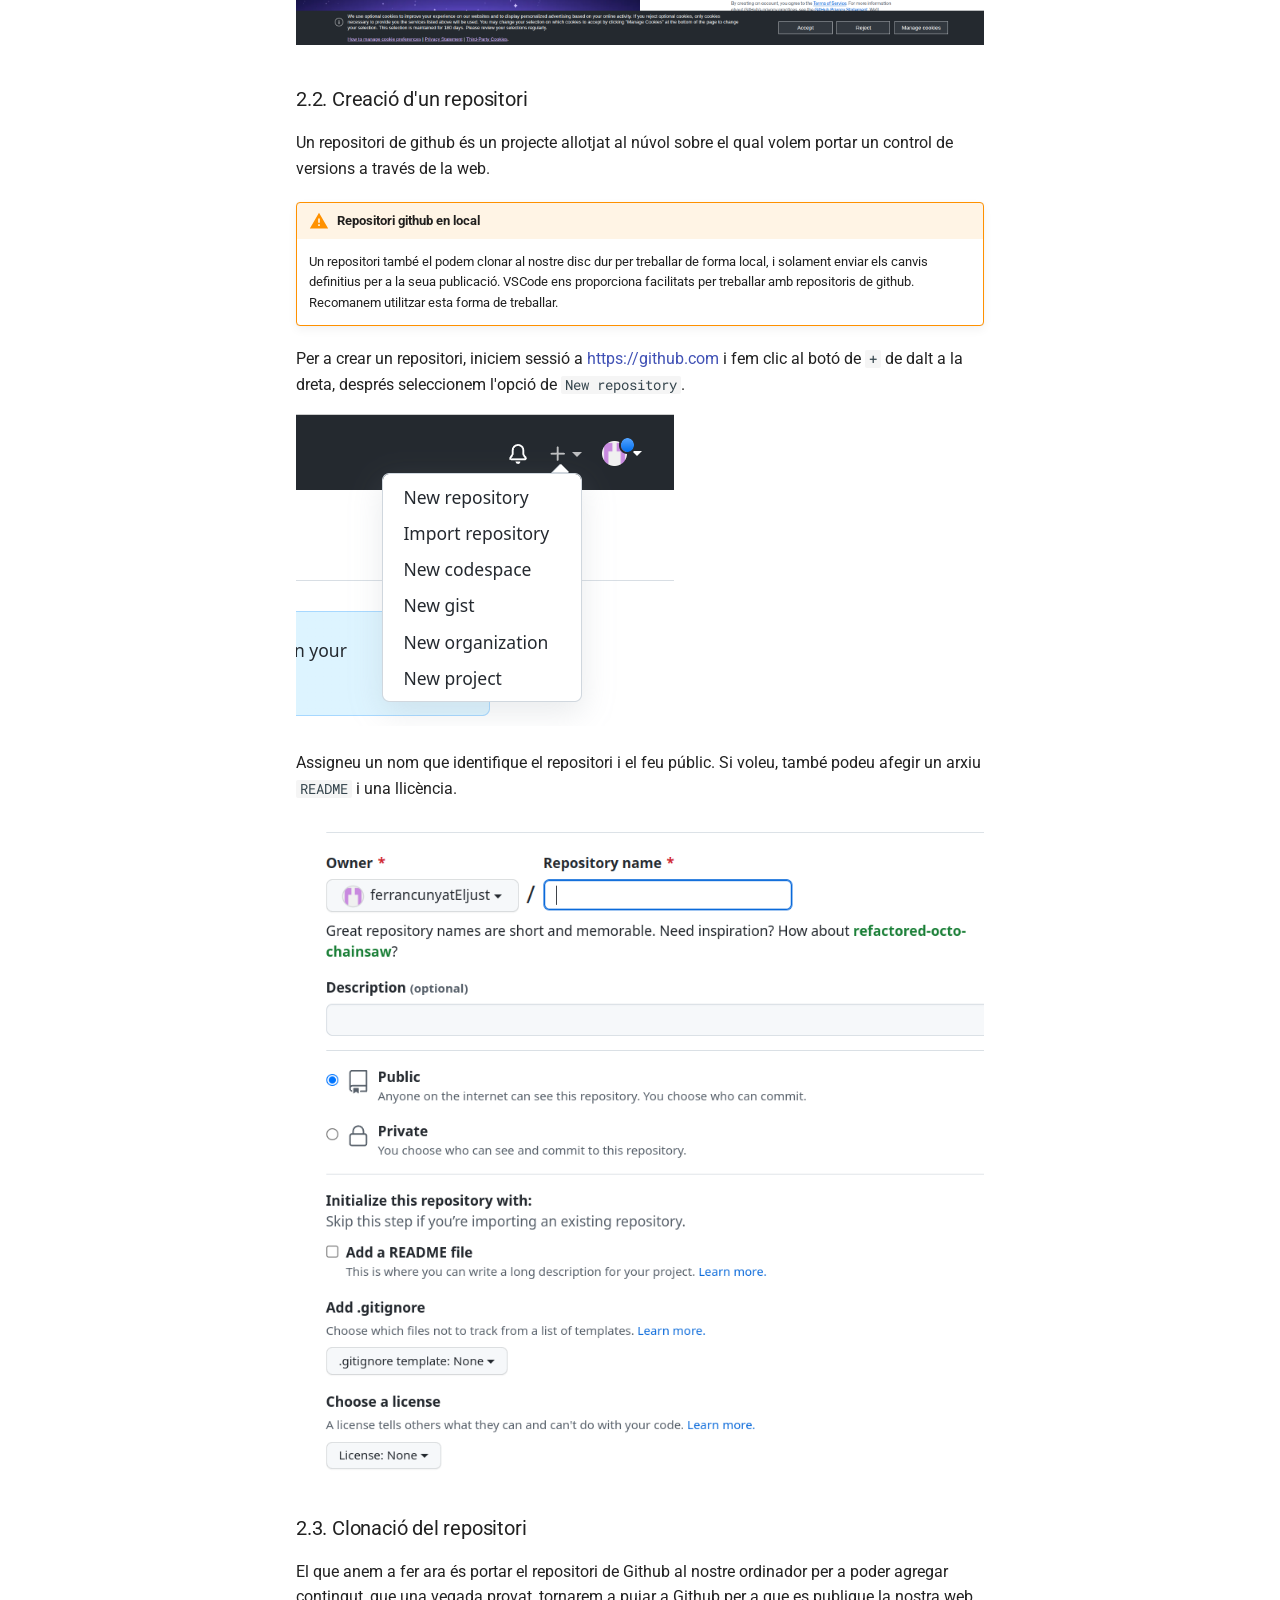
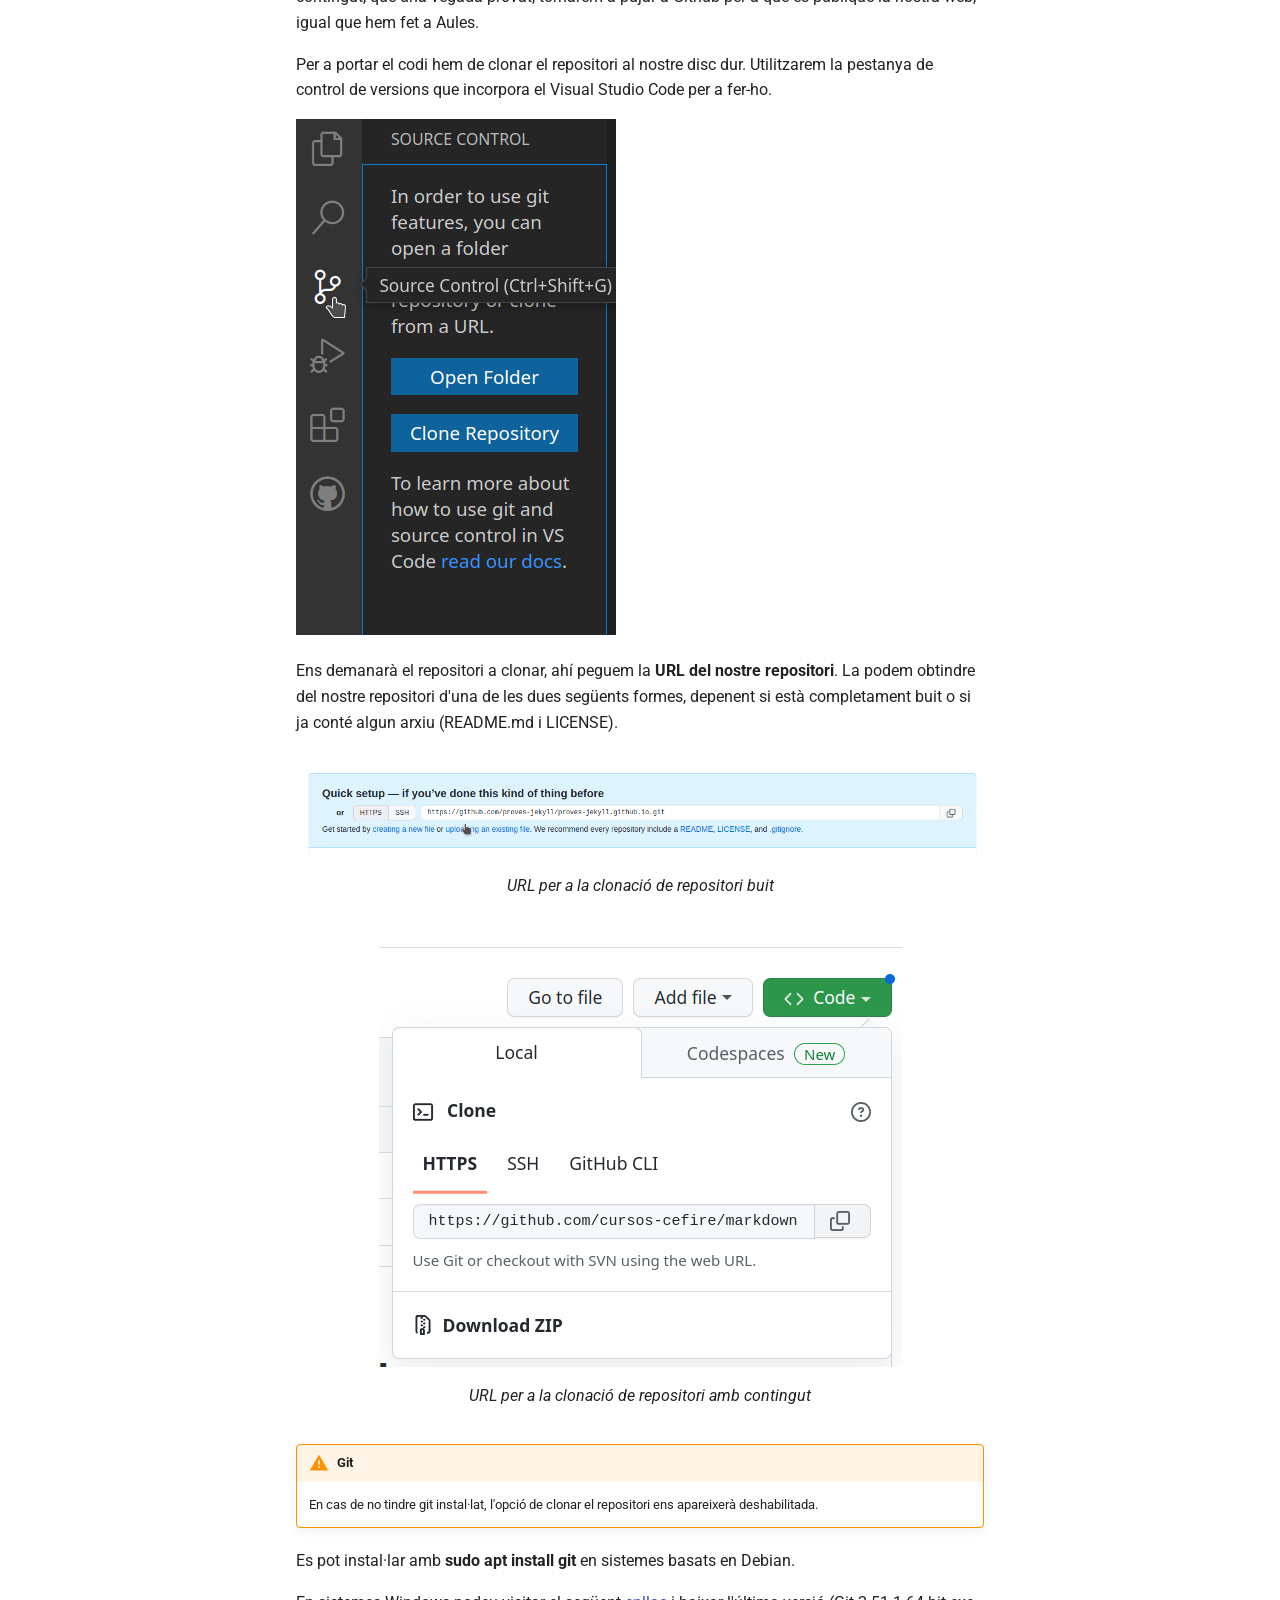
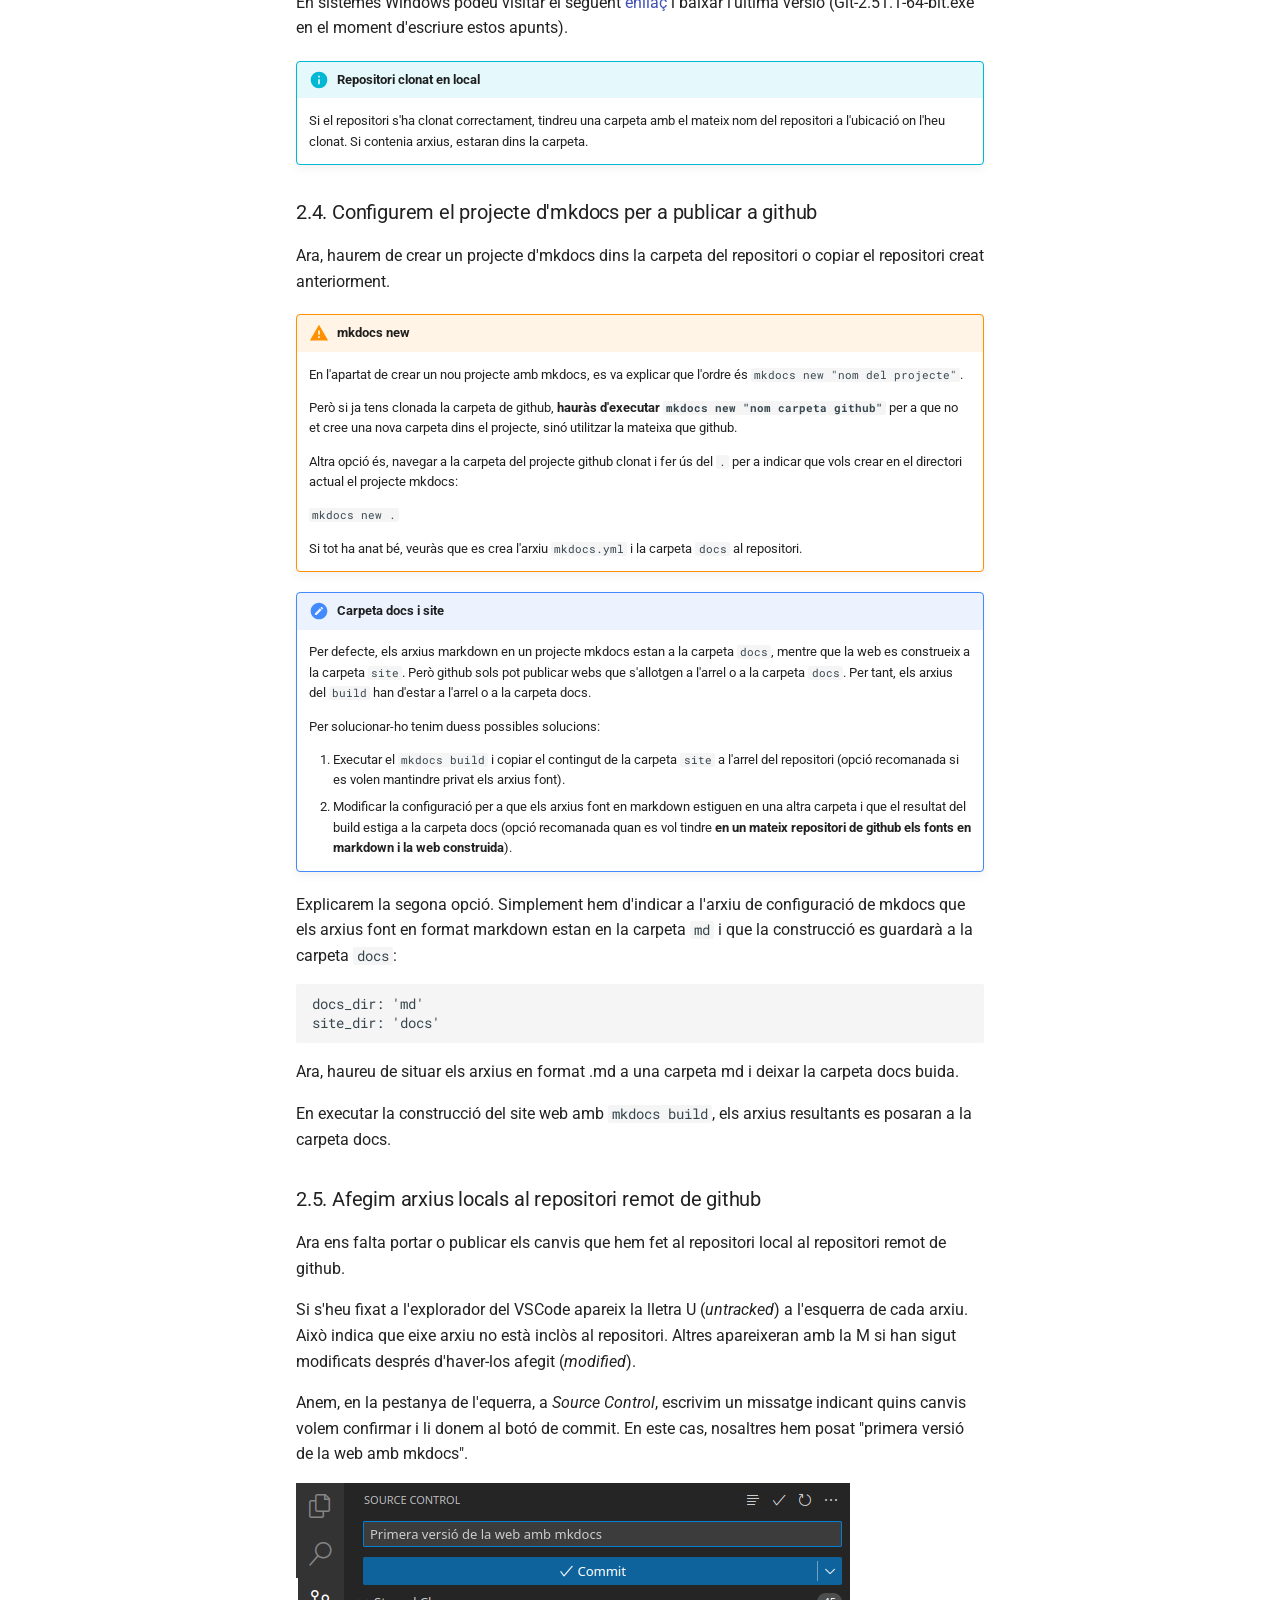
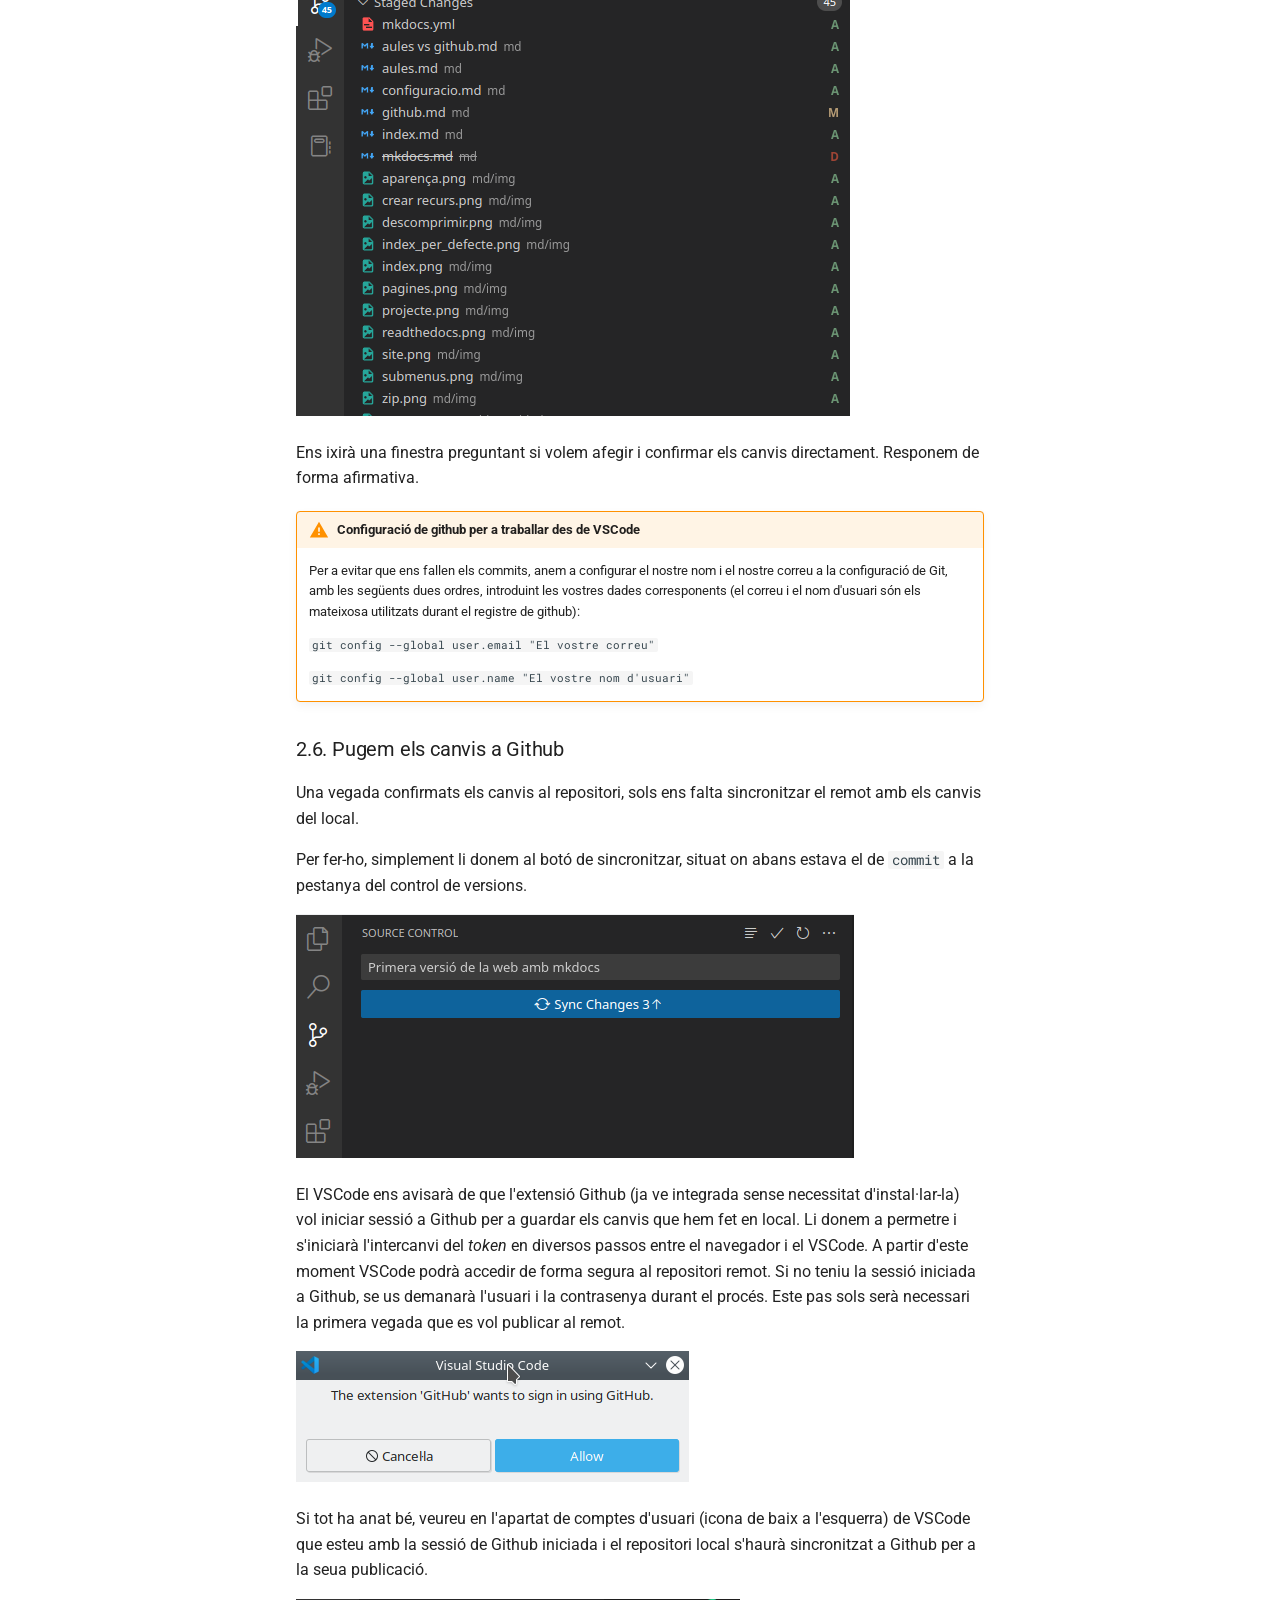
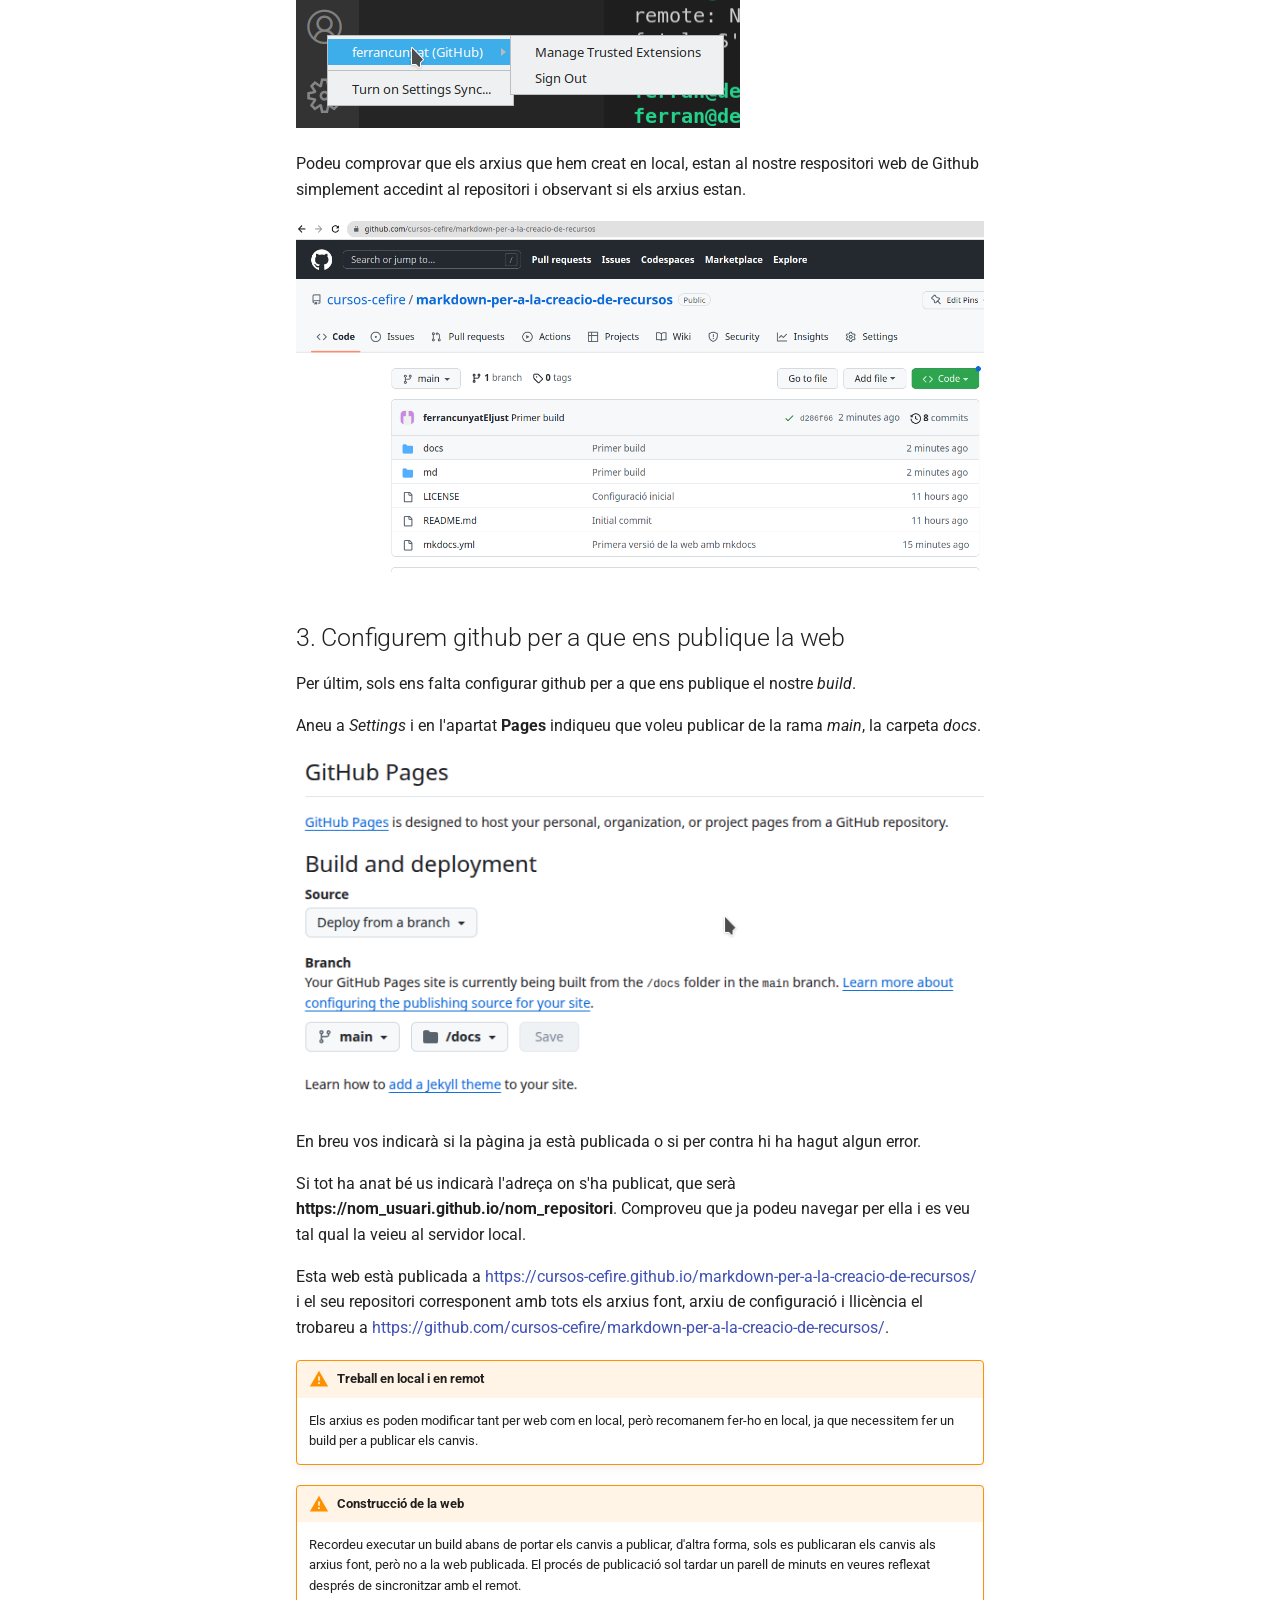
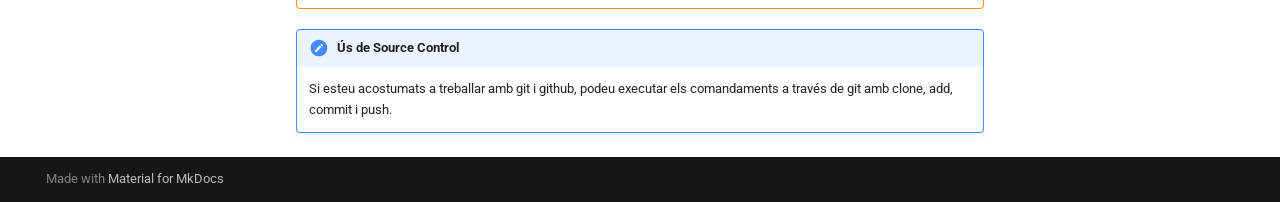
<file: docs/github/index.html>
<!doctype html>
<html lang="en" class="no-js">
  <head>
    
      <meta charset="utf-8">
      <meta name="viewport" content="width=device-width,initial-scale=1">
      
      
      
      
        <link rel="prev" href="../aules/">
      
      
        <link rel="next" href="../aules%20vs%20github/">
      
      
      <link rel="icon" href="../img/logoMarkdown.png">
      <meta name="generator" content="mkdocs-1.6.1, mkdocs-material-9.5.34">
    
    
      
        <title>5. Allotgem la web a github - Web estàtica amb mkdocs</title>
      
    
    
      <link rel="stylesheet" href="../assets/stylesheets/main.35f28582.min.css">
      
        
        <link rel="stylesheet" href="../assets/stylesheets/palette.06af60db.min.css">
      
      


    
    
      
    
    
      
        
        
        <link rel="preconnect" href="https://fonts.gstatic.com" crossorigin>
        <link rel="stylesheet" href="https://fonts.googleapis.com/css?family=Roboto:300,300i,400,400i,700,700i%7CRoboto+Mono:400,400i,700,700i&display=fallback">
        <style>:root{--md-text-font:"Roboto";--md-code-font:"Roboto Mono"}</style>
      
    
    
    <script>__md_scope=new URL("..",location),__md_hash=e=>[...e].reduce(((e,_)=>(e<<5)-e+_.charCodeAt(0)),0),__md_get=(e,_=localStorage,t=__md_scope)=>JSON.parse(_.getItem(t.pathname+"."+e)),__md_set=(e,_,t=localStorage,a=__md_scope)=>{try{t.setItem(a.pathname+"."+e,JSON.stringify(_))}catch(e){}}</script>
    
      

    
    
    
  </head>
  
  
    
    
    
    
    
    <body dir="ltr" data-md-color-scheme="default" data-md-color-primary="white" data-md-color-accent="indigo">
  
    
    <input class="md-toggle" data-md-toggle="drawer" type="checkbox" id="__drawer" autocomplete="off">
    <input class="md-toggle" data-md-toggle="search" type="checkbox" id="__search" autocomplete="off">
    <label class="md-overlay" for="__drawer"></label>
    <div data-md-component="skip">
      
        
        <a href="#1-allotgem-la-nostra-web-al-servidor-de-github" class="md-skip">
          Skip to content
        </a>
      
    </div>
    <div data-md-component="announce">
      
    </div>
    
    
      

  

<header class="md-header md-header--shadow" data-md-component="header">
  <nav class="md-header__inner md-grid" aria-label="Header">
    <a href=".." title="Web estàtica amb mkdocs" class="md-header__button md-logo" aria-label="Web estàtica amb mkdocs" data-md-component="logo">
      
  <img src="../img/logoMarkdown.png" alt="logo">

    </a>
    <label class="md-header__button md-icon" for="__drawer">
      
      <svg xmlns="http://www.w3.org/2000/svg" viewBox="0 0 24 24"><path d="M3 6h18v2H3zm0 5h18v2H3zm0 5h18v2H3z"/></svg>
    </label>
    <div class="md-header__title" data-md-component="header-title">
      <div class="md-header__ellipsis">
        <div class="md-header__topic">
          <span class="md-ellipsis">
            Web estàtica amb mkdocs
          </span>
        </div>
        <div class="md-header__topic" data-md-component="header-topic">
          <span class="md-ellipsis">
            
              5. Allotgem la web a github
            
          </span>
        </div>
      </div>
    </div>
    
      
    
    
    
    
      <label class="md-header__button md-icon" for="__search">
        
        <svg xmlns="http://www.w3.org/2000/svg" viewBox="0 0 24 24"><path d="M9.5 3A6.5 6.5 0 0 1 16 9.5c0 1.61-.59 3.09-1.56 4.23l.27.27h.79l5 5-1.5 1.5-5-5v-.79l-.27-.27A6.52 6.52 0 0 1 9.5 16 6.5 6.5 0 0 1 3 9.5 6.5 6.5 0 0 1 9.5 3m0 2C7 5 5 7 5 9.5S7 14 9.5 14 14 12 14 9.5 12 5 9.5 5"/></svg>
      </label>
      <div class="md-search" data-md-component="search" role="dialog">
  <label class="md-search__overlay" for="__search"></label>
  <div class="md-search__inner" role="search">
    <form class="md-search__form" name="search">
      <input type="text" class="md-search__input" name="query" aria-label="Search" placeholder="Search" autocapitalize="off" autocorrect="off" autocomplete="off" spellcheck="false" data-md-component="search-query" required>
      <label class="md-search__icon md-icon" for="__search">
        
        <svg xmlns="http://www.w3.org/2000/svg" viewBox="0 0 24 24"><path d="M9.5 3A6.5 6.5 0 0 1 16 9.5c0 1.61-.59 3.09-1.56 4.23l.27.27h.79l5 5-1.5 1.5-5-5v-.79l-.27-.27A6.52 6.52 0 0 1 9.5 16 6.5 6.5 0 0 1 3 9.5 6.5 6.5 0 0 1 9.5 3m0 2C7 5 5 7 5 9.5S7 14 9.5 14 14 12 14 9.5 12 5 9.5 5"/></svg>
        
        <svg xmlns="http://www.w3.org/2000/svg" viewBox="0 0 24 24"><path d="M20 11v2H8l5.5 5.5-1.42 1.42L4.16 12l7.92-7.92L13.5 5.5 8 11z"/></svg>
      </label>
      <nav class="md-search__options" aria-label="Search">
        
        <button type="reset" class="md-search__icon md-icon" title="Clear" aria-label="Clear" tabindex="-1">
          
          <svg xmlns="http://www.w3.org/2000/svg" viewBox="0 0 24 24"><path d="M19 6.41 17.59 5 12 10.59 6.41 5 5 6.41 10.59 12 5 17.59 6.41 19 12 13.41 17.59 19 19 17.59 13.41 12z"/></svg>
        </button>
      </nav>
      
    </form>
    <div class="md-search__output">
      <div class="md-search__scrollwrap" tabindex="0" data-md-scrollfix>
        <div class="md-search-result" data-md-component="search-result">
          <div class="md-search-result__meta">
            Initializing search
          </div>
          <ol class="md-search-result__list" role="presentation"></ol>
        </div>
      </div>
    </div>
  </div>
</div>
    
    
  </nav>
  
</header>
    
    <div class="md-container" data-md-component="container">
      
      
        
          
        
      
      <main class="md-main" data-md-component="main">
        <div class="md-main__inner md-grid">
          
            
              
              <div class="md-sidebar md-sidebar--primary" data-md-component="sidebar" data-md-type="navigation" >
                <div class="md-sidebar__scrollwrap">
                  <div class="md-sidebar__inner">
                    



<nav class="md-nav md-nav--primary" aria-label="Navigation" data-md-level="0">
  <label class="md-nav__title" for="__drawer">
    <a href=".." title="Web estàtica amb mkdocs" class="md-nav__button md-logo" aria-label="Web estàtica amb mkdocs" data-md-component="logo">
      
  <img src="../img/logoMarkdown.png" alt="logo">

    </a>
    Web estàtica amb mkdocs
  </label>
  
  <ul class="md-nav__list" data-md-scrollfix>
    
      
      
  
  
  
  
    <li class="md-nav__item">
      <a href=".." class="md-nav__link">
        
  
  <span class="md-ellipsis">
    1. Introducció
  </span>
  

      </a>
    </li>
  

    
      
      
  
  
  
  
    <li class="md-nav__item">
      <a href="../instal%C2%B7lacio/" class="md-nav__link">
        
  
  <span class="md-ellipsis">
    2. Instal·lació
  </span>
  

      </a>
    </li>
  

    
      
      
  
  
  
  
    <li class="md-nav__item">
      <a href="../configuracio/" class="md-nav__link">
        
  
  <span class="md-ellipsis">
    3. Configuració
  </span>
  

      </a>
    </li>
  

    
      
      
  
  
  
  
    <li class="md-nav__item">
      <a href="../aules/" class="md-nav__link">
        
  
  <span class="md-ellipsis">
    4. Allotgem la web a Aules
  </span>
  

      </a>
    </li>
  

    
      
      
  
  
    
  
  
  
    <li class="md-nav__item md-nav__item--active">
      
      <input class="md-nav__toggle md-toggle" type="checkbox" id="__toc">
      
      
      
        <label class="md-nav__link md-nav__link--active" for="__toc">
          
  
  <span class="md-ellipsis">
    5. Allotgem la web a github
  </span>
  

          <span class="md-nav__icon md-icon"></span>
        </label>
      
      <a href="./" class="md-nav__link md-nav__link--active">
        
  
  <span class="md-ellipsis">
    5. Allotgem la web a github
  </span>
  

      </a>
      
        

<nav class="md-nav md-nav--secondary" aria-label="Table of contents">
  
  
  
  
    <label class="md-nav__title" for="__toc">
      <span class="md-nav__icon md-icon"></span>
      Table of contents
    </label>
    <ul class="md-nav__list" data-md-component="toc" data-md-scrollfix>
      
        <li class="md-nav__item">
  <a href="#1-allotgem-la-nostra-web-al-servidor-de-github" class="md-nav__link">
    <span class="md-ellipsis">
      1. Allotgem la nostra web al servidor de github
    </span>
  </a>
  
    <nav class="md-nav" aria-label="1. Allotgem la nostra web al servidor de github">
      <ul class="md-nav__list">
        
          <li class="md-nav__item">
  <a href="#11-que-es-un-sistema-de-control-de-versions" class="md-nav__link">
    <span class="md-ellipsis">
      1.1. Què és un sistema de control de versions?
    </span>
  </a>
  
    <nav class="md-nav" aria-label="1.1. Què és un sistema de control de versions?">
      <ul class="md-nav__list">
        
          <li class="md-nav__item">
  <a href="#111-git" class="md-nav__link">
    <span class="md-ellipsis">
      1.1.1. Git
    </span>
  </a>
  
</li>
        
      </ul>
    </nav>
  
</li>
        
          <li class="md-nav__item">
  <a href="#12-aleshores-que-es-github" class="md-nav__link">
    <span class="md-ellipsis">
      1.2. Aleshores, què és Github?
    </span>
  </a>
  
</li>
        
      </ul>
    </nav>
  
</li>
      
        <li class="md-nav__item">
  <a href="#2-configuracio-de-github" class="md-nav__link">
    <span class="md-ellipsis">
      2. Configuració de Github
    </span>
  </a>
  
    <nav class="md-nav" aria-label="2. Configuració de Github">
      <ul class="md-nav__list">
        
          <li class="md-nav__item">
  <a href="#21-registre-dusuari" class="md-nav__link">
    <span class="md-ellipsis">
      2.1. Registre d'usuari
    </span>
  </a>
  
</li>
        
          <li class="md-nav__item">
  <a href="#22-creacio-dun-repositori" class="md-nav__link">
    <span class="md-ellipsis">
      2.2. Creació d'un repositori
    </span>
  </a>
  
</li>
        
          <li class="md-nav__item">
  <a href="#23-clonacio-del-repositori" class="md-nav__link">
    <span class="md-ellipsis">
      2.3. Clonació del repositori
    </span>
  </a>
  
</li>
        
          <li class="md-nav__item">
  <a href="#24-configurem-el-projecte-dmkdocs-per-a-publicar-a-github" class="md-nav__link">
    <span class="md-ellipsis">
      2.4. Configurem el projecte d'mkdocs per a publicar a github
    </span>
  </a>
  
</li>
        
          <li class="md-nav__item">
  <a href="#25-afegim-arxius-locals-al-repositori-remot-de-github" class="md-nav__link">
    <span class="md-ellipsis">
      2.5. Afegim arxius locals al repositori remot de github
    </span>
  </a>
  
</li>
        
          <li class="md-nav__item">
  <a href="#26-pugem-els-canvis-a-github" class="md-nav__link">
    <span class="md-ellipsis">
      2.6. Pugem els canvis a Github
    </span>
  </a>
  
</li>
        
      </ul>
    </nav>
  
</li>
      
        <li class="md-nav__item">
  <a href="#3-configurem-github-per-a-que-ens-publique-la-web" class="md-nav__link">
    <span class="md-ellipsis">
      3. Configurem github per a que ens publique la web
    </span>
  </a>
  
</li>
      
    </ul>
  
</nav>
      
    </li>
  

    
      
      
  
  
  
  
    <li class="md-nav__item">
      <a href="../aules%20vs%20github/" class="md-nav__link">
        
  
  <span class="md-ellipsis">
    6. Docència: Aules o github?
  </span>
  

      </a>
    </li>
  

    
  </ul>
</nav>
                  </div>
                </div>
              </div>
            
            
              
              <div class="md-sidebar md-sidebar--secondary" data-md-component="sidebar" data-md-type="toc" >
                <div class="md-sidebar__scrollwrap">
                  <div class="md-sidebar__inner">
                    

<nav class="md-nav md-nav--secondary" aria-label="Table of contents">
  
  
  
  
    <label class="md-nav__title" for="__toc">
      <span class="md-nav__icon md-icon"></span>
      Table of contents
    </label>
    <ul class="md-nav__list" data-md-component="toc" data-md-scrollfix>
      
        <li class="md-nav__item">
  <a href="#1-allotgem-la-nostra-web-al-servidor-de-github" class="md-nav__link">
    <span class="md-ellipsis">
      1. Allotgem la nostra web al servidor de github
    </span>
  </a>
  
    <nav class="md-nav" aria-label="1. Allotgem la nostra web al servidor de github">
      <ul class="md-nav__list">
        
          <li class="md-nav__item">
  <a href="#11-que-es-un-sistema-de-control-de-versions" class="md-nav__link">
    <span class="md-ellipsis">
      1.1. Què és un sistema de control de versions?
    </span>
  </a>
  
    <nav class="md-nav" aria-label="1.1. Què és un sistema de control de versions?">
      <ul class="md-nav__list">
        
          <li class="md-nav__item">
  <a href="#111-git" class="md-nav__link">
    <span class="md-ellipsis">
      1.1.1. Git
    </span>
  </a>
  
</li>
        
      </ul>
    </nav>
  
</li>
        
          <li class="md-nav__item">
  <a href="#12-aleshores-que-es-github" class="md-nav__link">
    <span class="md-ellipsis">
      1.2. Aleshores, què és Github?
    </span>
  </a>
  
</li>
        
      </ul>
    </nav>
  
</li>
      
        <li class="md-nav__item">
  <a href="#2-configuracio-de-github" class="md-nav__link">
    <span class="md-ellipsis">
      2. Configuració de Github
    </span>
  </a>
  
    <nav class="md-nav" aria-label="2. Configuració de Github">
      <ul class="md-nav__list">
        
          <li class="md-nav__item">
  <a href="#21-registre-dusuari" class="md-nav__link">
    <span class="md-ellipsis">
      2.1. Registre d'usuari
    </span>
  </a>
  
</li>
        
          <li class="md-nav__item">
  <a href="#22-creacio-dun-repositori" class="md-nav__link">
    <span class="md-ellipsis">
      2.2. Creació d'un repositori
    </span>
  </a>
  
</li>
        
          <li class="md-nav__item">
  <a href="#23-clonacio-del-repositori" class="md-nav__link">
    <span class="md-ellipsis">
      2.3. Clonació del repositori
    </span>
  </a>
  
</li>
        
          <li class="md-nav__item">
  <a href="#24-configurem-el-projecte-dmkdocs-per-a-publicar-a-github" class="md-nav__link">
    <span class="md-ellipsis">
      2.4. Configurem el projecte d'mkdocs per a publicar a github
    </span>
  </a>
  
</li>
        
          <li class="md-nav__item">
  <a href="#25-afegim-arxius-locals-al-repositori-remot-de-github" class="md-nav__link">
    <span class="md-ellipsis">
      2.5. Afegim arxius locals al repositori remot de github
    </span>
  </a>
  
</li>
        
          <li class="md-nav__item">
  <a href="#26-pugem-els-canvis-a-github" class="md-nav__link">
    <span class="md-ellipsis">
      2.6. Pugem els canvis a Github
    </span>
  </a>
  
</li>
        
      </ul>
    </nav>
  
</li>
      
        <li class="md-nav__item">
  <a href="#3-configurem-github-per-a-que-ens-publique-la-web" class="md-nav__link">
    <span class="md-ellipsis">
      3. Configurem github per a que ens publique la web
    </span>
  </a>
  
</li>
      
    </ul>
  
</nav>
                  </div>
                </div>
              </div>
            
          
          
            <div class="md-content" data-md-component="content">
              <article class="md-content__inner md-typeset">
                
                  


  <h1>5. Allotgem la web a github</h1>

<h2 id="1-allotgem-la-nostra-web-al-servidor-de-github">1. Allotgem la nostra web al servidor de github</h2>
<h3 id="11-que-es-un-sistema-de-control-de-versions">1.1. Què és un sistema de control de versions?</h3>
<p>Per a entendre què és Github, necessitem conéixer dos conceptes relacionats:</p>
<ul>
<li>Sistema de control de versions</li>
<li>Git</li>
</ul>
<p>Un <em>sistema de control de versions</em> ajuda els desenvolupadors de contingut a rastrejar i gestionar els canvis que es produeixen en un projecte. És àmpliament utilitzat en el desenvolupament de <em>software</em>, però el podem aplicar a altres àmbits, com l'àmbit docent, per a gestionar els nostres apunts.</p>
<p>Anem a veure un exemple ...</p>
<p>Imaginem que som desenvolupadors que col·laborem en el desenvolupament de <a href="https://wordpress.com/es/">WordPress</a>. Si un dels desenvolupadors volgués treballar en una de les parts del codi de WordPress, no seria segur ni eficaç que editara directament el codi font "oficial".</p>
<p>En lloc d'això, el control de versions permet als desenvolupadors treballar amb seguretat mitjançant <strong><em>ramificacions</em></strong> i <strong><em>fusions</em></strong>.</p>
<p>Amb la <strong>ramificació</strong>, un desenvolupador duplica el codi font (anomenat repositori) al seu ordinador. Aleshores, el desenvolupador pot fer canvis en aquesta part del codi sense afectar la resta del projecte.</p>
<p>Una vegada el desenvolupador ha provat i aconsegueix que la seua part del codi funcione correctament, pot incloure els seus canvis al projecte, és a dir, <strong>fusionar</strong> aquest codi amb el codi font principal per fer-lo oficial.</p>
<p>El <em>sistema de control</em>, ens permet aleshores veure quins canvis s'han produït, revertir-los, incloure'ls, tornar a una versió anterior...</p>
<p>Un altre exemple de control de versions el podem observar en els documents de Google Suite. Per veure les diferents versions que tenim d'un document, podem accedir fent clic a l'enllaç on indica quan s'ha guardat la <em>última</em> modificació que hem fet al document.</p>
<p><img alt="GSuite: obrir control de versions" src="../img/github/control-version-gsuite.png" /></p>
<p>Ens apareix una finestra on tenim les diferents versions que s'han anat guardant del document. També podem veure, en verd, què s'ha inclós al document des de les anteriors versions o què s'ha eliminat, esta vegada en verd però amb el text ratllat.</p>
<p><img alt="GSuite: versions de document" src="../img/github/control-version-gsuite-2.png" /></p>
<p>VSCode també incorpora control de versions als nostres arxius, de forma que podem tornar a una versió anterior en el temps. Per fer-ho, pulsem baix a la dreta <em>TIMELINE</em> o <em>LÍNIA DE TEMPS</em> segons l'idioma i veurem les versions anteriorment guardades de forma automàtica. Si fem clic sobre qualsevol de les versions, podrem veure els canvis respecte a la versió actual i escollir la que més ens interesse.</p>
<p><img alt="timeline" src="../img/github/timeline.png" /></p>
<h4 id="111-git">1.1.1. Git</h4>
<p>Git és un sistema de control de versions de codi obert creat per Linus Torvalds, el creador del primer kernel de Linux, l'any 2005.</p>
<p>Es diu que Git és un sistema de control de versions distribuït, ja que totes les versions estan disponibles a l'ordinador de cada desenvolupador, cosa que permet ramificar i fusionar molt fàcilment.</p>
<p>Segons una enquesta de desenvolupadors de Stack Overflow, més del 87% dels desenvolupadors utilitzen Git.</p>
<h3 id="12-aleshores-que-es-github">1.2. Aleshores, què és <a href="https://github.com/">Github</a>?</h3>
<p>GitHub és una plataforma que ofereix un servei gratuït d'allotjament de repositoris Git basat en el núvol. En altres paraules, és una forma d'utilitzar repositoris Git a través de la web.</p>
<p>La interfície de GitHub és molt intuïtiva i fàcil d'utilitzar, i elimina la necessitat d'utilitzar la línia de comandaments per a dur el control de versions. És tan fàcil d'utilitzar, que ha adquirit molta popularitat per a gestionar altres tipus de projectes, com ara escriure llibres, apunts...</p>
<p>Els <strong>repositoris</strong> que creem a Github poden ser <strong>públics</strong> i estar disponibles per a qualsevol persona o ser <strong>privats</strong>, però en aquest cas només seran accessibles pels col·laboradors del repositori.</p>
<div class="admonition info">
<p class="admonition-title">Github</p>
<p>Github va entrar en funcionament l'any 2008. </p>
<p>L'any 2018, Microsoft el va adquirir per 7.500 milions de dòlars.</p>
<p>En Gener del 2020, GitHub tenia més de 40 milions d'usuaris, més de 190 milions de repositoris, 28 milions dels quals són públics.</p>
</div>
<h2 id="2-configuracio-de-github">2. Configuració de Github</h2>
<h3 id="21-registre-dusuari">2.1. Registre d'usuari</h3>
<p>En este primer punt, crearem un repositori github per a allotjar la nostra web. </p>
<p>El primer pas serà registrar-nos a github en cas que no ho estigam ja accedint al següent enllaç <a href="https://github.com/signup?user_email=&amp;source=form-home-signup">https://github.com/signup?user_email=&amp;source=form-home-signup</a>.</p>
<p><img alt="Registre de github" src="../img/github/github-register.png" /></p>
<h3 id="22-creacio-dun-repositori">2.2. Creació d'un repositori</h3>
<p>Un repositori de github és un projecte allotjat al núvol sobre el qual volem portar un control de versions a través de la web.</p>
<div class="admonition warning">
<p class="admonition-title">Repositori github en local</p>
<p>Un repositori també el podem clonar al nostre disc dur per treballar de forma local, i solament enviar els canvis definitius per a la seua publicació. VSCode ens proporciona facilitats per treballar amb repositoris de github. Recomanem utilitzar esta forma de treballar.</p>
</div>
<p>Per a crear un repositori, iniciem sessió a <a href="https://github.com">https://github.com</a> i fem clic al botó de <code>+</code> de dalt a la dreta, després seleccionem l'opció de <code>New repository</code>. </p>
<p><img alt="new repository" src="../img/github/github-new-repository2.png" /></p>
<p>Assigneu un nom que identifique el repositori i el feu públic. Si voleu, també podeu afegir un arxiu <code>README</code> i una llicència.</p>
<p><img alt="new repository" src="../img/github/github-new-repository3.png" /></p>
<h3 id="23-clonacio-del-repositori">2.3. Clonació del repositori</h3>
<p>El que anem a fer ara és portar el repositori de Github al nostre ordinador per a poder agregar contingut, que una vegada provat, tornarem a pujar a Github per a que es publique la nostra web, igual que hem fet a Aules. </p>
<p>Per a portar el codi hem de clonar el repositori al nostre disc dur. Utilitzarem la pestanya de control de versions que incorpora el Visual Studio Code per a fer-ho.</p>
<p><img alt="VSCode Clonar Repositori" src="../img/github/clonar-vscode.png" /></p>
<p>Ens demanarà el repositori a clonar, ahí peguem la <strong>URL del nostre repositori</strong>. La podem obtindre del nostre repositori d'una de les dues següents formes, depenent si està completament buit o si ja conté algun arxiu (README.md i LICENSE).</p>
<figure>
<p><img alt="Clonar repositori buit" src="../img/github/clonar.png" />
  </p>
<figcaption>URL per a la clonació de repositori buit</figcaption>
</figure>
<figure>
<p><img alt="Clonar repositori buit" src="../img/github/clonar3.png" />
  </p>
<figcaption>URL per a la clonació de repositori amb contingut</figcaption>
</figure>
<div class="admonition warning">
<p class="admonition-title">Git</p>
<p>En cas de no tindre git instal·lat, l'opció de clonar el repositori ens apareixerà deshabilitada.</p>
</div>
<p>Es pot instal·lar amb <strong>sudo apt install git</strong> en sistemes basats en Debian.  </p>
<p>En sistemes Windows podeu visitar el següent <a href="https://github.com/git-for-windows/git/releases/">enllaç</a> i baixar l'última versió (Git-2.51.1-64-bit.exe en el moment d'escriure estos apunts).</p>
<div class="admonition info">
<p class="admonition-title">Repositori clonat en local</p>
<p>Si el repositori s'ha clonat correctament, tindreu una carpeta amb el mateix nom del repositori a l'ubicació on l'heu clonat. Si contenia arxius, estaran dins la carpeta.</p>
</div>
<h3 id="24-configurem-el-projecte-dmkdocs-per-a-publicar-a-github">2.4. Configurem el projecte d'mkdocs per a publicar a github</h3>
<p>Ara, haurem de crear un projecte d'mkdocs dins la carpeta del repositori o copiar el repositori creat anteriorment.</p>
<div class="admonition warning">
<p class="admonition-title">mkdocs new</p>
<p>En l'apartat de crear un nou projecte amb mkdocs, es va explicar que l'ordre és <code>mkdocs new "nom del projecte"</code>. </p>
<p>Però si ja tens clonada la carpeta de github, <strong>hauràs d'executar <code>mkdocs new "nom carpeta github"</code></strong> per a que no et cree una nova carpeta dins el projecte, sinó utilitzar la mateixa que github.</p>
<p>Altra opció és, navegar a la carpeta del projecte github clonat i fer ús del <code>.</code> per a indicar que vols crear en el directori actual el projecte mkdocs:</p>
<p><code>mkdocs new .</code></p>
<p>Si tot ha anat bé, veuràs que es crea l'arxiu <code>mkdocs.yml</code> i la carpeta <code>docs</code> al repositori.</p>
</div>
<div class="admonition important">
<p class="admonition-title">Carpeta docs i site</p>
<p>Per defecte, els arxius markdown en un projecte mkdocs estan a la carpeta <code>docs</code>, mentre que la web es construeix a la carpeta <code>site</code>. Però github sols pot publicar webs que s'allotgen a l'arrel o a la carpeta <code>docs</code>. Per tant, els arxius del <code>build</code> han d'estar a l'arrel o a la carpeta docs.</p>
<p>Per solucionar-ho tenim duess possibles solucions:</p>
<ol>
<li>Executar el <code>mkdocs build</code> i copiar el contingut de la carpeta <code>site</code> a l'arrel del repositori (opció recomanada si es volen mantindre privat els arxius font).</li>
<li>Modificar la configuració per a que els arxius font en markdown estiguen en una altra carpeta i que el resultat del build estiga a la carpeta docs (opció recomanada quan es vol tindre <strong>en un mateix repositori de github els fonts en markdown i la web construida</strong>).</li>
</ol>
</div>
<p>Explicarem la segona opció. Simplement hem d'indicar a l'arxiu de configuració de mkdocs que els arxius font en format markdown estan en la carpeta <code>md</code> i que la construcció es guardarà a la carpeta <code>docs</code>:</p>
<pre><code class="language-yaml">docs_dir: 'md'
site_dir: 'docs'
</code></pre>
<p>Ara, haureu de situar els arxius en format .md a una carpeta md i deixar la carpeta docs buida.</p>
<p>En executar la construcció del site web amb <code>mkdocs build</code>, els arxius resultants es posaran a la carpeta docs.</p>
<h3 id="25-afegim-arxius-locals-al-repositori-remot-de-github">2.5. Afegim arxius locals al repositori remot de github</h3>
<p>Ara ens falta portar o publicar els canvis que hem fet al repositori local al repositori remot de github.</p>
<p>Si s'heu fixat a l'explorador del VSCode apareix la lletra U (<em>untracked</em>) a l'esquerra de cada arxiu. Això indica que eixe arxiu no està inclòs al repositori. Altres apareixeran amb la M si han sigut modificats després d'haver-los afegit (<em>modified</em>).</p>
<p>Anem, en la pestanya de l'equerra, a <em>Source Control</em>, escrivim un missatge indicant quins canvis volem confirmar i li donem al botó de commit. En este cas, nosaltres hem posat "primera versió de la web amb mkdocs".</p>
<p><img alt="Confirmem els canvis" src="../img/github/commit2.png" /></p>
<p>Ens ixirà una finestra preguntant si volem afegir i confirmar els canvis directament. Responem de forma afirmativa.</p>
<div class="admonition warning">
<p class="admonition-title">Configuració de github per a traballar des de VSCode</p>
<p>Per a evitar que ens fallen els commits, anem a configurar el nostre nom i el nostre correu a la configuració de Git, amb les següents dues ordres, introduint les vostres dades corresponents (el correu i el nom d'usuari són els mateixosa utilitzats durant el registre de github):</p>
<p><code>git config --global user.email "El vostre correu"</code></p>
<p><code>git config --global user.name "El vostre nom d'usuari"</code></p>
</div>
<h3 id="26-pugem-els-canvis-a-github">2.6. Pugem els canvis a Github</h3>
<p>Una vegada confirmats els canvis al repositori, sols ens falta sincronitzar el remot amb els canvis del local.</p>
<p>Per fer-ho, simplement li donem al botó de sincronitzar, situat on abans estava el de <code>commit</code> a la pestanya del control de versions.</p>
<p><img alt="Sincronitzem el remot" src="../img/github/push2.png" /></p>
<p>El VSCode ens avisarà de que l'extensió Github (ja ve integrada sense necessitat d'instal·lar-la) vol iniciar sessió a Github per a guardar els canvis que hem fet en local. Li donem a permetre i s'iniciarà l'intercanvi del <em>token</em> en diversos passos entre el navegador i el VSCode. A partir d'este moment VSCode podrà accedir de forma segura al repositori remot. Si no teniu la sessió iniciada a Github, se us demanarà l'usuari i la contrasenya durant el procés. Este pas sols serà necessari la primera vegada que es vol publicar al remot.</p>
<p><img alt="Registrar-se en Github" src="../img/github/allow.png" /></p>
<p>Si tot ha anat bé, veureu en l'apartat de comptes d'usuari (icona de baix a l'esquerra) de VSCode que esteu amb la sessió de Github iniciada i el repositori local s'haurà sincronitzat a Github per a la seua publicació.</p>
<p><img alt="Comptes d'usuari i sessions" src="../img/github/account.png" /></p>
<p>Podeu comprovar que els arxius que hem creat en local, estan al nostre respositori web de Github simplement accedint al repositori i observant si els arxius estan.</p>
<p><img alt="remot sincronitzat" src="../img/github/sincronitzat.png" /></p>
<h2 id="3-configurem-github-per-a-que-ens-publique-la-web">3. Configurem github per a que ens publique la web</h2>
<p>Per últim, sols ens falta configurar github per a que ens publique el nostre <em>build</em>.</p>
<p>Aneu a <em>Settings</em> i en l'apartat <strong>Pages</strong> indiqueu que voleu publicar de la rama <em>main</em>, la carpeta <em>docs</em>.</p>
<p><img alt="Github Branch Folder" src="../img/github/pages-branch-folder.png" /></p>
<p>En breu vos indicarà si la pàgina ja està publicada o si per contra hi ha hagut algun error. </p>
<p>Si tot ha anat bé us indicarà l'adreça on s'ha publicat, que serà <strong>https://nom_usuari.github.io/nom_repositori</strong>. Comproveu que ja podeu navegar per ella i es veu tal qual la veieu al servidor local.</p>
<p>Esta web està publicada a <a href="https://cursos-cefire.github.io/markdown-per-a-la-creacio-de-recursos/">https://cursos-cefire.github.io/markdown-per-a-la-creacio-de-recursos/</a> i el seu repositori corresponent amb tots els arxius font, arxiu de configuració i llicència el trobareu a <a href="https://github.com/cursos-cefire/markdown-per-a-la-creacio-de-recursos/">https://github.com/cursos-cefire/markdown-per-a-la-creacio-de-recursos/</a>.</p>
<div class="admonition warning">
<p class="admonition-title">Treball en local i en remot</p>
<p>Els arxius es poden modificar tant per web com en local, però recomanem fer-ho en local, ja que necessitem fer un build per a publicar els canvis. </p>
</div>
<div class="admonition warning">
<p class="admonition-title">Construcció de la web</p>
<p>Recordeu executar un build abans de portar els canvis a publicar, d'altra forma, sols es publicaran els canvis als arxius font, però no a la web publicada. El procés de publicació sol tardar un parell de minuts en veures reflexat després de sincronitzar amb el remot.</p>
</div>
<div class="admonition note">
<p class="admonition-title">Ús de Source Control</p>
<p>Si esteu acostumats a treballar amb git i github, podeu executar els comandaments a través de git amb clone, add, commit i push. </p>
</div>












                
              </article>
            </div>
          
          
<script>var target=document.getElementById(location.hash.slice(1));target&&target.name&&(target.checked=target.name.startsWith("__tabbed_"))</script>
        </div>
        
      </main>
      
        <footer class="md-footer">
  
  <div class="md-footer-meta md-typeset">
    <div class="md-footer-meta__inner md-grid">
      <div class="md-copyright">
  
  
    Made with
    <a href="https://squidfunk.github.io/mkdocs-material/" target="_blank" rel="noopener">
      Material for MkDocs
    </a>
  
</div>
      
    </div>
  </div>
</footer>
      
    </div>
    <div class="md-dialog" data-md-component="dialog">
      <div class="md-dialog__inner md-typeset"></div>
    </div>
    
    
    <script id="__config" type="application/json">{"base": "..", "features": [], "search": "../assets/javascripts/workers/search.07f07601.min.js", "translations": {"clipboard.copied": "Copied to clipboard", "clipboard.copy": "Copy to clipboard", "search.result.more.one": "1 more on this page", "search.result.more.other": "# more on this page", "search.result.none": "No matching documents", "search.result.one": "1 matching document", "search.result.other": "# matching documents", "search.result.placeholder": "Type to start searching", "search.result.term.missing": "Missing", "select.version": "Select version"}}</script>
    
    
      <script src="../assets/javascripts/bundle.56dfad97.min.js"></script>
      
    
  </body>
</html>
</file>
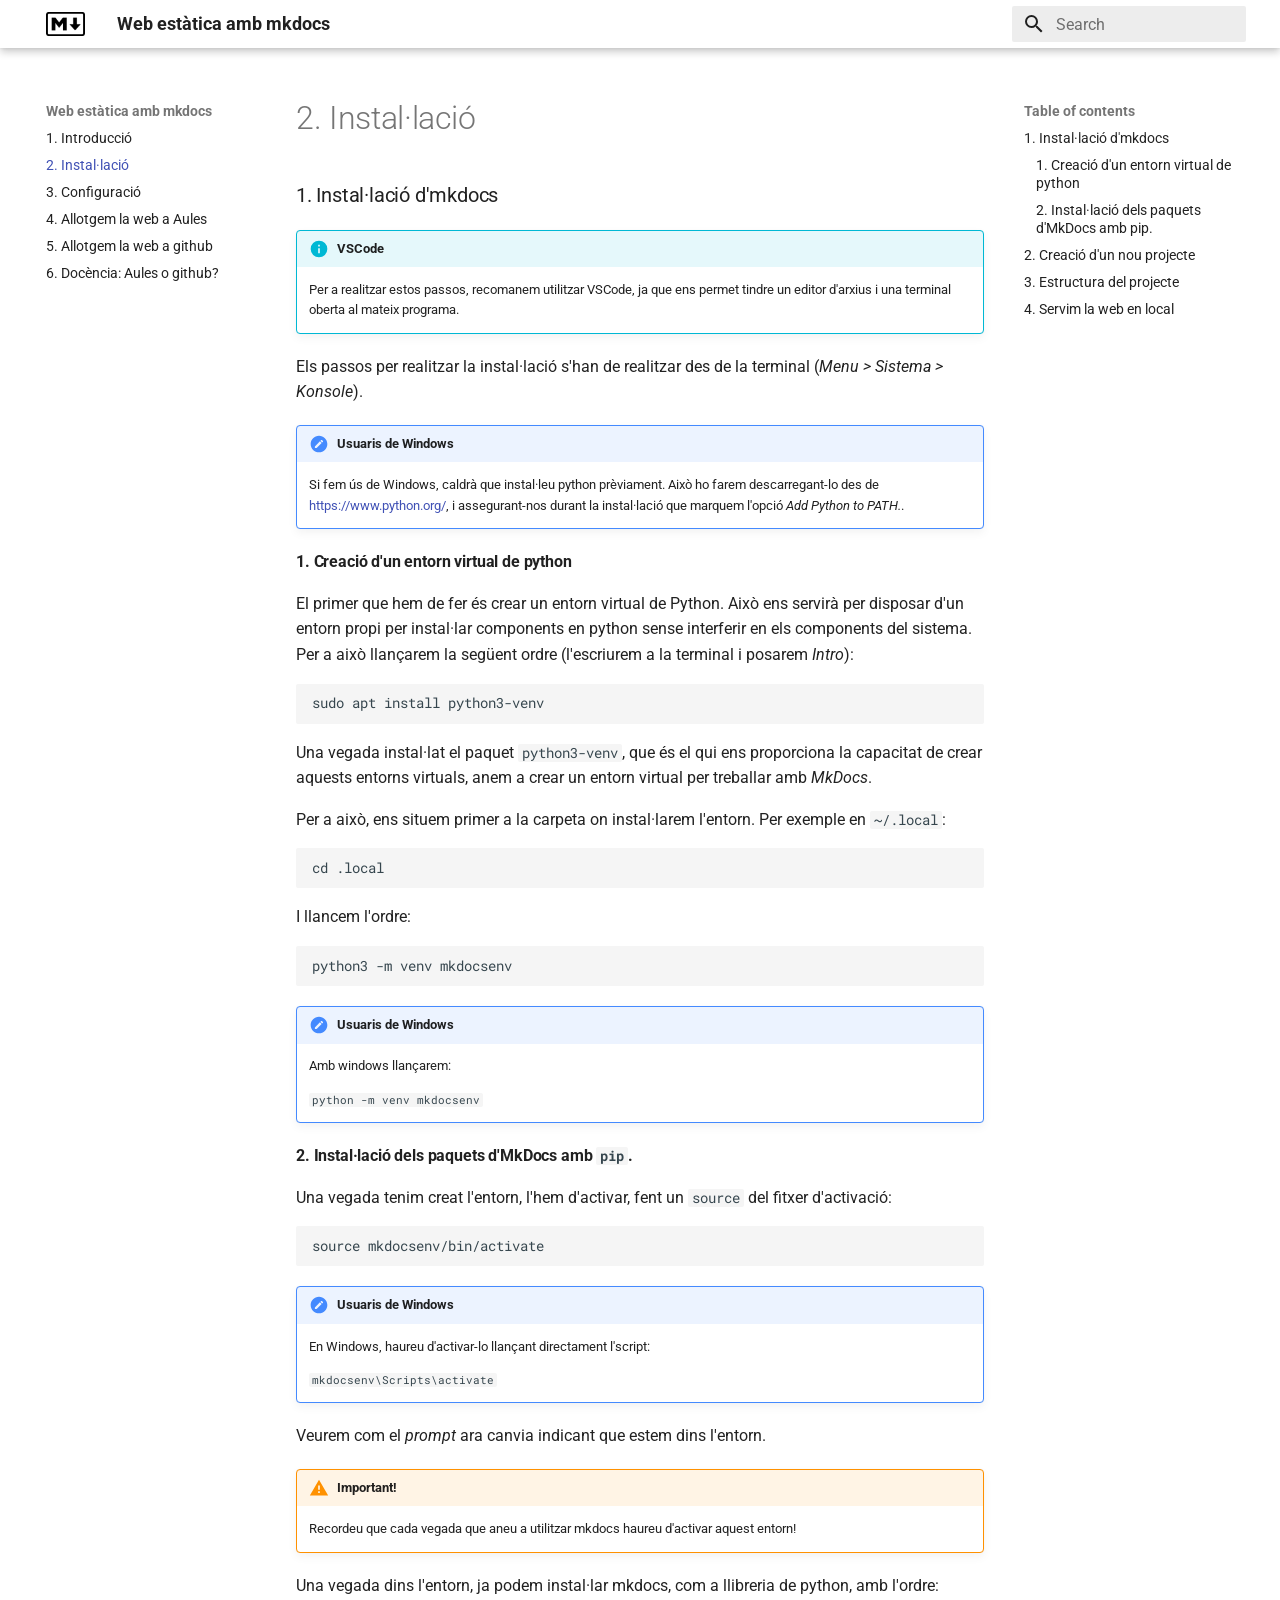
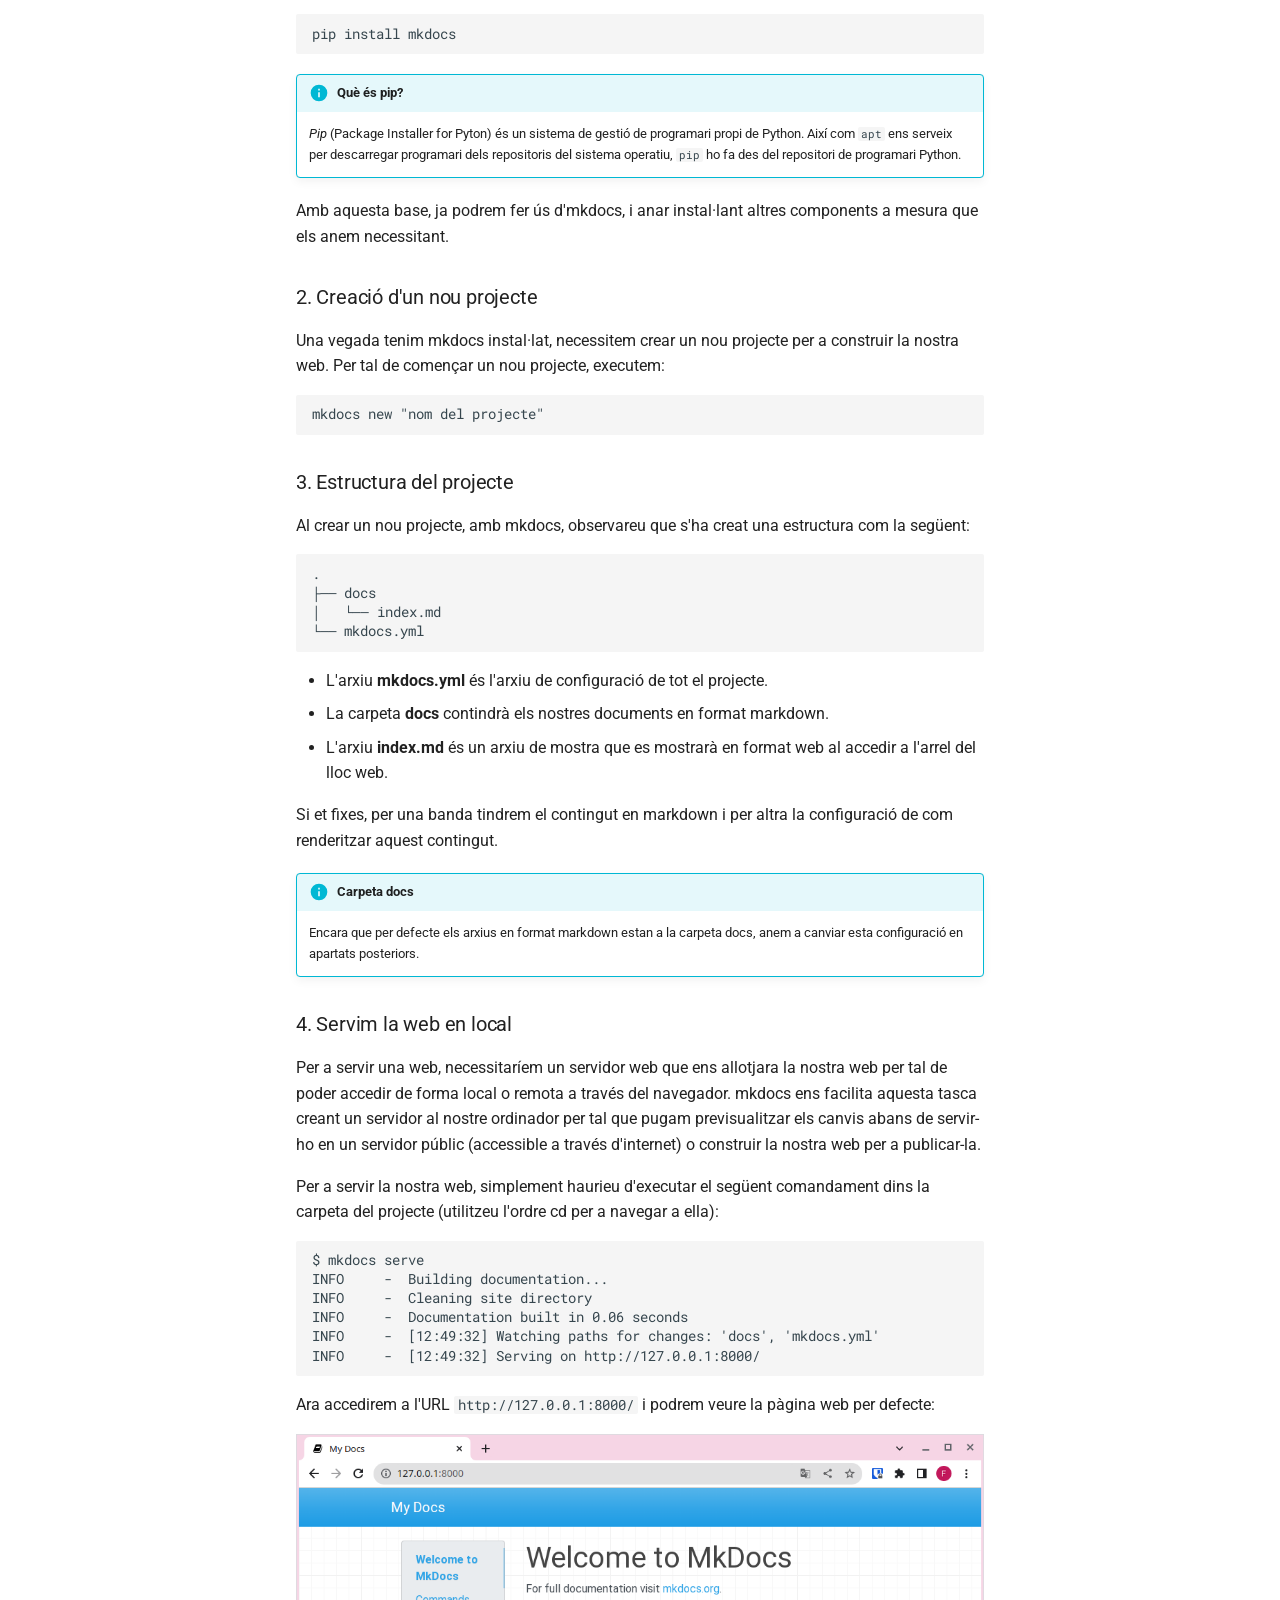
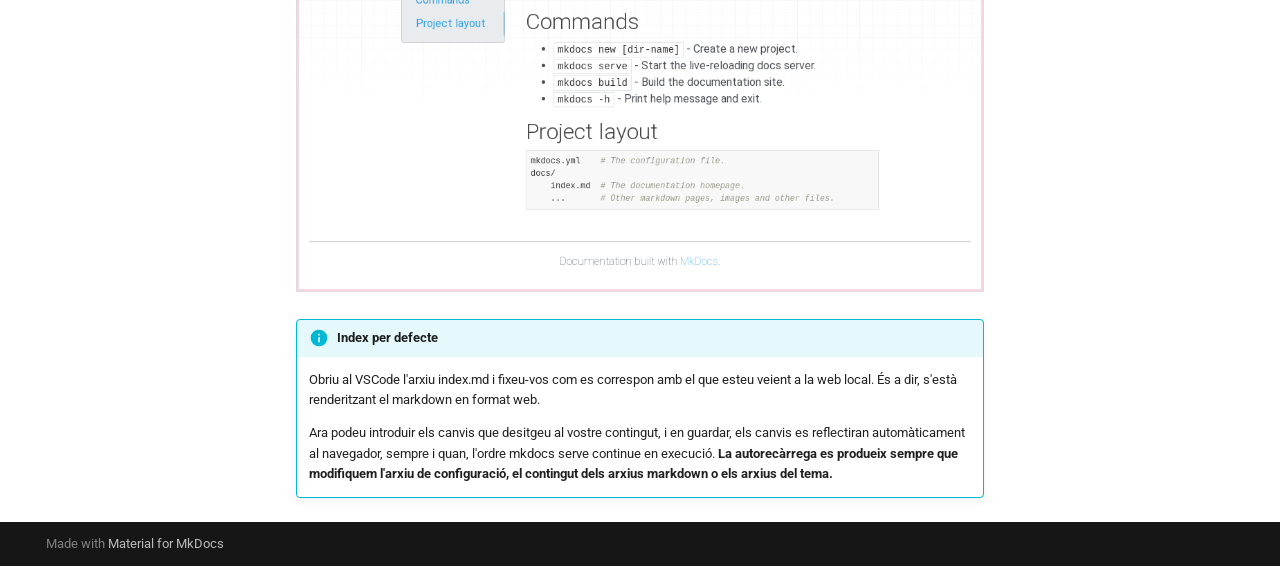
<file: docs/instal·lacio/index.html>
<!doctype html>
<html lang="en" class="no-js">
  <head>
    
      <meta charset="utf-8">
      <meta name="viewport" content="width=device-width,initial-scale=1">
      
      
      
      
        <link rel="prev" href="..">
      
      
        <link rel="next" href="../configuracio/">
      
      
      <link rel="icon" href="../img/logoMarkdown.png">
      <meta name="generator" content="mkdocs-1.6.1, mkdocs-material-9.5.34">
    
    
      
        <title>2. Instal·lació - Web estàtica amb mkdocs</title>
      
    
    
      <link rel="stylesheet" href="../assets/stylesheets/main.35f28582.min.css">
      
        
        <link rel="stylesheet" href="../assets/stylesheets/palette.06af60db.min.css">
      
      


    
    
      
    
    
      
        
        
        <link rel="preconnect" href="https://fonts.gstatic.com" crossorigin>
        <link rel="stylesheet" href="https://fonts.googleapis.com/css?family=Roboto:300,300i,400,400i,700,700i%7CRoboto+Mono:400,400i,700,700i&display=fallback">
        <style>:root{--md-text-font:"Roboto";--md-code-font:"Roboto Mono"}</style>
      
    
    
    <script>__md_scope=new URL("..",location),__md_hash=e=>[...e].reduce(((e,_)=>(e<<5)-e+_.charCodeAt(0)),0),__md_get=(e,_=localStorage,t=__md_scope)=>JSON.parse(_.getItem(t.pathname+"."+e)),__md_set=(e,_,t=localStorage,a=__md_scope)=>{try{t.setItem(a.pathname+"."+e,JSON.stringify(_))}catch(e){}}</script>
    
      

    
    
    
  </head>
  
  
    
    
    
    
    
    <body dir="ltr" data-md-color-scheme="default" data-md-color-primary="white" data-md-color-accent="indigo">
  
    
    <input class="md-toggle" data-md-toggle="drawer" type="checkbox" id="__drawer" autocomplete="off">
    <input class="md-toggle" data-md-toggle="search" type="checkbox" id="__search" autocomplete="off">
    <label class="md-overlay" for="__drawer"></label>
    <div data-md-component="skip">
      
        
        <a href="#1-installacio-dmkdocs" class="md-skip">
          Skip to content
        </a>
      
    </div>
    <div data-md-component="announce">
      
    </div>
    
    
      

  

<header class="md-header md-header--shadow" data-md-component="header">
  <nav class="md-header__inner md-grid" aria-label="Header">
    <a href=".." title="Web estàtica amb mkdocs" class="md-header__button md-logo" aria-label="Web estàtica amb mkdocs" data-md-component="logo">
      
  <img src="../img/logoMarkdown.png" alt="logo">

    </a>
    <label class="md-header__button md-icon" for="__drawer">
      
      <svg xmlns="http://www.w3.org/2000/svg" viewBox="0 0 24 24"><path d="M3 6h18v2H3zm0 5h18v2H3zm0 5h18v2H3z"/></svg>
    </label>
    <div class="md-header__title" data-md-component="header-title">
      <div class="md-header__ellipsis">
        <div class="md-header__topic">
          <span class="md-ellipsis">
            Web estàtica amb mkdocs
          </span>
        </div>
        <div class="md-header__topic" data-md-component="header-topic">
          <span class="md-ellipsis">
            
              2. Instal·lació
            
          </span>
        </div>
      </div>
    </div>
    
      
    
    
    
    
      <label class="md-header__button md-icon" for="__search">
        
        <svg xmlns="http://www.w3.org/2000/svg" viewBox="0 0 24 24"><path d="M9.5 3A6.5 6.5 0 0 1 16 9.5c0 1.61-.59 3.09-1.56 4.23l.27.27h.79l5 5-1.5 1.5-5-5v-.79l-.27-.27A6.52 6.52 0 0 1 9.5 16 6.5 6.5 0 0 1 3 9.5 6.5 6.5 0 0 1 9.5 3m0 2C7 5 5 7 5 9.5S7 14 9.5 14 14 12 14 9.5 12 5 9.5 5"/></svg>
      </label>
      <div class="md-search" data-md-component="search" role="dialog">
  <label class="md-search__overlay" for="__search"></label>
  <div class="md-search__inner" role="search">
    <form class="md-search__form" name="search">
      <input type="text" class="md-search__input" name="query" aria-label="Search" placeholder="Search" autocapitalize="off" autocorrect="off" autocomplete="off" spellcheck="false" data-md-component="search-query" required>
      <label class="md-search__icon md-icon" for="__search">
        
        <svg xmlns="http://www.w3.org/2000/svg" viewBox="0 0 24 24"><path d="M9.5 3A6.5 6.5 0 0 1 16 9.5c0 1.61-.59 3.09-1.56 4.23l.27.27h.79l5 5-1.5 1.5-5-5v-.79l-.27-.27A6.52 6.52 0 0 1 9.5 16 6.5 6.5 0 0 1 3 9.5 6.5 6.5 0 0 1 9.5 3m0 2C7 5 5 7 5 9.5S7 14 9.5 14 14 12 14 9.5 12 5 9.5 5"/></svg>
        
        <svg xmlns="http://www.w3.org/2000/svg" viewBox="0 0 24 24"><path d="M20 11v2H8l5.5 5.5-1.42 1.42L4.16 12l7.92-7.92L13.5 5.5 8 11z"/></svg>
      </label>
      <nav class="md-search__options" aria-label="Search">
        
        <button type="reset" class="md-search__icon md-icon" title="Clear" aria-label="Clear" tabindex="-1">
          
          <svg xmlns="http://www.w3.org/2000/svg" viewBox="0 0 24 24"><path d="M19 6.41 17.59 5 12 10.59 6.41 5 5 6.41 10.59 12 5 17.59 6.41 19 12 13.41 17.59 19 19 17.59 13.41 12z"/></svg>
        </button>
      </nav>
      
    </form>
    <div class="md-search__output">
      <div class="md-search__scrollwrap" tabindex="0" data-md-scrollfix>
        <div class="md-search-result" data-md-component="search-result">
          <div class="md-search-result__meta">
            Initializing search
          </div>
          <ol class="md-search-result__list" role="presentation"></ol>
        </div>
      </div>
    </div>
  </div>
</div>
    
    
  </nav>
  
</header>
    
    <div class="md-container" data-md-component="container">
      
      
        
          
        
      
      <main class="md-main" data-md-component="main">
        <div class="md-main__inner md-grid">
          
            
              
              <div class="md-sidebar md-sidebar--primary" data-md-component="sidebar" data-md-type="navigation" >
                <div class="md-sidebar__scrollwrap">
                  <div class="md-sidebar__inner">
                    



<nav class="md-nav md-nav--primary" aria-label="Navigation" data-md-level="0">
  <label class="md-nav__title" for="__drawer">
    <a href=".." title="Web estàtica amb mkdocs" class="md-nav__button md-logo" aria-label="Web estàtica amb mkdocs" data-md-component="logo">
      
  <img src="../img/logoMarkdown.png" alt="logo">

    </a>
    Web estàtica amb mkdocs
  </label>
  
  <ul class="md-nav__list" data-md-scrollfix>
    
      
      
  
  
  
  
    <li class="md-nav__item">
      <a href=".." class="md-nav__link">
        
  
  <span class="md-ellipsis">
    1. Introducció
  </span>
  

      </a>
    </li>
  

    
      
      
  
  
    
  
  
  
    <li class="md-nav__item md-nav__item--active">
      
      <input class="md-nav__toggle md-toggle" type="checkbox" id="__toc">
      
      
      
        <label class="md-nav__link md-nav__link--active" for="__toc">
          
  
  <span class="md-ellipsis">
    2. Instal·lació
  </span>
  

          <span class="md-nav__icon md-icon"></span>
        </label>
      
      <a href="./" class="md-nav__link md-nav__link--active">
        
  
  <span class="md-ellipsis">
    2. Instal·lació
  </span>
  

      </a>
      
        

<nav class="md-nav md-nav--secondary" aria-label="Table of contents">
  
  
  
  
    <label class="md-nav__title" for="__toc">
      <span class="md-nav__icon md-icon"></span>
      Table of contents
    </label>
    <ul class="md-nav__list" data-md-component="toc" data-md-scrollfix>
      
        <li class="md-nav__item">
  <a href="#1-installacio-dmkdocs" class="md-nav__link">
    <span class="md-ellipsis">
      1. Instal·lació d'mkdocs
    </span>
  </a>
  
    <nav class="md-nav" aria-label="1. Instal·lació d'mkdocs">
      <ul class="md-nav__list">
        
          <li class="md-nav__item">
  <a href="#1-creacio-dun-entorn-virtual-de-python" class="md-nav__link">
    <span class="md-ellipsis">
      1. Creació d'un entorn virtual de python
    </span>
  </a>
  
</li>
        
          <li class="md-nav__item">
  <a href="#2-installacio-dels-paquets-dmkdocs-amb-pip" class="md-nav__link">
    <span class="md-ellipsis">
      2. Instal·lació dels paquets d'MkDocs amb pip.
    </span>
  </a>
  
</li>
        
      </ul>
    </nav>
  
</li>
      
        <li class="md-nav__item">
  <a href="#2-creacio-dun-nou-projecte" class="md-nav__link">
    <span class="md-ellipsis">
      2. Creació d'un nou projecte
    </span>
  </a>
  
</li>
      
        <li class="md-nav__item">
  <a href="#3-estructura-del-projecte" class="md-nav__link">
    <span class="md-ellipsis">
      3. Estructura del projecte
    </span>
  </a>
  
</li>
      
        <li class="md-nav__item">
  <a href="#4-servim-la-web-en-local" class="md-nav__link">
    <span class="md-ellipsis">
      4. Servim la web en local
    </span>
  </a>
  
</li>
      
    </ul>
  
</nav>
      
    </li>
  

    
      
      
  
  
  
  
    <li class="md-nav__item">
      <a href="../configuracio/" class="md-nav__link">
        
  
  <span class="md-ellipsis">
    3. Configuració
  </span>
  

      </a>
    </li>
  

    
      
      
  
  
  
  
    <li class="md-nav__item">
      <a href="../aules/" class="md-nav__link">
        
  
  <span class="md-ellipsis">
    4. Allotgem la web a Aules
  </span>
  

      </a>
    </li>
  

    
      
      
  
  
  
  
    <li class="md-nav__item">
      <a href="../github/" class="md-nav__link">
        
  
  <span class="md-ellipsis">
    5. Allotgem la web a github
  </span>
  

      </a>
    </li>
  

    
      
      
  
  
  
  
    <li class="md-nav__item">
      <a href="../aules%20vs%20github/" class="md-nav__link">
        
  
  <span class="md-ellipsis">
    6. Docència: Aules o github?
  </span>
  

      </a>
    </li>
  

    
  </ul>
</nav>
                  </div>
                </div>
              </div>
            
            
              
              <div class="md-sidebar md-sidebar--secondary" data-md-component="sidebar" data-md-type="toc" >
                <div class="md-sidebar__scrollwrap">
                  <div class="md-sidebar__inner">
                    

<nav class="md-nav md-nav--secondary" aria-label="Table of contents">
  
  
  
  
    <label class="md-nav__title" for="__toc">
      <span class="md-nav__icon md-icon"></span>
      Table of contents
    </label>
    <ul class="md-nav__list" data-md-component="toc" data-md-scrollfix>
      
        <li class="md-nav__item">
  <a href="#1-installacio-dmkdocs" class="md-nav__link">
    <span class="md-ellipsis">
      1. Instal·lació d'mkdocs
    </span>
  </a>
  
    <nav class="md-nav" aria-label="1. Instal·lació d'mkdocs">
      <ul class="md-nav__list">
        
          <li class="md-nav__item">
  <a href="#1-creacio-dun-entorn-virtual-de-python" class="md-nav__link">
    <span class="md-ellipsis">
      1. Creació d'un entorn virtual de python
    </span>
  </a>
  
</li>
        
          <li class="md-nav__item">
  <a href="#2-installacio-dels-paquets-dmkdocs-amb-pip" class="md-nav__link">
    <span class="md-ellipsis">
      2. Instal·lació dels paquets d'MkDocs amb pip.
    </span>
  </a>
  
</li>
        
      </ul>
    </nav>
  
</li>
      
        <li class="md-nav__item">
  <a href="#2-creacio-dun-nou-projecte" class="md-nav__link">
    <span class="md-ellipsis">
      2. Creació d'un nou projecte
    </span>
  </a>
  
</li>
      
        <li class="md-nav__item">
  <a href="#3-estructura-del-projecte" class="md-nav__link">
    <span class="md-ellipsis">
      3. Estructura del projecte
    </span>
  </a>
  
</li>
      
        <li class="md-nav__item">
  <a href="#4-servim-la-web-en-local" class="md-nav__link">
    <span class="md-ellipsis">
      4. Servim la web en local
    </span>
  </a>
  
</li>
      
    </ul>
  
</nav>
                  </div>
                </div>
              </div>
            
          
          
            <div class="md-content" data-md-component="content">
              <article class="md-content__inner md-typeset">
                
                  


  <h1>2. Instal·lació</h1>

<h3 id="1-installacio-dmkdocs">1. Instal·lació d'mkdocs</h3>
<div class="admonition info">
<p class="admonition-title">VSCode</p>
<p>Per a realitzar estos passos, recomanem utilitzar VSCode, ja que ens permet tindre un editor d'arxius i una terminal oberta al mateix programa.</p>
</div>
<p>Els passos per realitzar la instal·lació s'han de realitzar des de la terminal (<em>Menu &gt; Sistema &gt; Konsole</em>).</p>
<div class="admonition note">
<p class="admonition-title">Usuaris de Windows</p>
<p>Si fem ús de Windows, caldrà que instal·leu python prèviament. Això ho farem descarregant-lo des de <a href="https://www.python.org/">https://www.python.org/</a>, i assegurant-nos durant la instal·lació que marquem l'opció <em>Add Python to PATH.</em>.</p>
</div>
<h4 id="1-creacio-dun-entorn-virtual-de-python">1. <strong>Creació d'un entorn virtual de python</strong></h4>
<p>El primer que hem de fer és crear un entorn virtual de Python. Això ens servirà per disposar d'un entorn propi per instal·lar components en python sense interferir en els components del sistema. Per a això llançarem la següent ordre (l'escriurem a la terminal i posarem <em>Intro</em>):</p>
<pre><code class="language-bash">sudo apt install python3-venv
</code></pre>
<p>Una vegada instal·lat el paquet <code>python3-venv</code>, que és el qui ens proporciona la capacitat de crear aquests entorns virtuals, anem a crear un entorn virtual per treballar amb <em>MkDocs</em>. </p>
<p>Per a això, ens situem primer a la carpeta on instal·larem l'entorn. Per exemple en <code>~/.local</code>:</p>
<pre><code class="language-bash">cd .local
</code></pre>
<p>I llancem l'ordre:</p>
<pre><code>python3 -m venv mkdocsenv
</code></pre>
<div class="admonition note">
<p class="admonition-title">Usuaris de Windows</p>
<p>Amb windows llançarem:</p>
<p><code>python -m venv mkdocsenv</code></p>
</div>
<h4 id="2-installacio-dels-paquets-dmkdocs-amb-pip">2. <strong>Instal·lació dels paquets d'MkDocs amb <code>pip</code>.</strong></h4>
<p>Una vegada tenim creat l'entorn, l'hem d'activar, fent un <code>source</code> del fitxer d'activació:</p>
<pre><code class="language-bash">source mkdocsenv/bin/activate
</code></pre>
<div class="admonition note">
<p class="admonition-title">Usuaris de Windows</p>
<p>En Windows, haureu d'activar-lo llançant directament l'script:</p>
<p><code>mkdocsenv\Scripts\activate</code></p>
</div>
<p>Veurem com el <em>prompt</em> ara canvia indicant que estem dins l'entorn.</p>
<div class="admonition warning">
<p class="admonition-title">Important!</p>
<p>Recordeu que cada vegada que aneu a utilitzar mkdocs haureu d'activar aquest entorn!</p>
</div>
<p>Una vegada dins l'entorn, ja podem instal·lar mkdocs, com a llibreria de python, amb l'ordre:</p>
<pre><code class="language-bash">pip install mkdocs
</code></pre>
<div class="admonition info">
<p class="admonition-title">Què és pip?</p>
<p><em>Pip</em> (Package Installer for Pyton) és un sistema de gestió de programari propi de Python. Així com <code>apt</code> ens serveix per descarregar programari dels repositoris del sistema operatiu, <code>pip</code> ho fa des del repositori de programari Python.</p>
</div>
<p>Amb aquesta base, ja podrem fer ús d'mkdocs, i anar instal·lant altres components a mesura que els anem necessitant.</p>
<h3 id="2-creacio-dun-nou-projecte">2. Creació d'un nou projecte</h3>
<p>Una vegada tenim mkdocs instal·lat, necessitem crear un nou projecte per a construir la nostra web. Per tal de començar un nou projecte, executem:</p>
<pre><code class="language-sh">mkdocs new &quot;nom del projecte&quot;
</code></pre>
<h3 id="3-estructura-del-projecte">3. Estructura del projecte</h3>
<p>Al crear un nou projecte, amb mkdocs, observareu que s'ha creat una estructura com la següent:</p>
<pre><code>.
├── docs
│   └── index.md
└── mkdocs.yml
</code></pre>
<ul>
<li>L'arxiu <strong>mkdocs.yml</strong> és l'arxiu de configuració de tot el projecte.</li>
<li>La carpeta <strong>docs</strong> contindrà els nostres documents en format markdown.</li>
<li>L'arxiu <strong>index.md</strong> és un arxiu de mostra que es mostrarà en format web al accedir a l'arrel del lloc web.</li>
</ul>
<p>Si et fixes, per una banda tindrem el contingut en markdown i per altra la configuració de com renderitzar aquest contingut.</p>
<div class="admonition info">
<p class="admonition-title">Carpeta docs</p>
<p>Encara que per defecte els arxius en format markdown estan a la carpeta docs, anem a canviar esta configuració en apartats posteriors.</p>
</div>
<h3 id="4-servim-la-web-en-local">4. Servim la web en local</h3>
<p>Per a servir una web, necessitaríem un servidor web que ens allotjara la nostra web per tal de poder accedir de forma local o remota a través del navegador. mkdocs ens facilita aquesta tasca creant un servidor al nostre ordinador per tal que pugam previsualitzar els canvis abans de servir-ho en un servidor públic (accessible a través d'internet) o construir la nostra web per a publicar-la.</p>
<p>Per a servir la nostra web, simplement haurieu d'executar el següent comandament dins la carpeta del projecte (utilitzeu l'ordre cd per a navegar a ella):</p>
<pre><code class="language-sh">$ mkdocs serve
INFO     -  Building documentation...
INFO     -  Cleaning site directory
INFO     -  Documentation built in 0.06 seconds
INFO     -  [12:49:32] Watching paths for changes: 'docs', 'mkdocs.yml'
INFO     -  [12:49:32] Serving on http://127.0.0.1:8000/
</code></pre>
<p>Ara accedirem a l'URL <code>http://127.0.0.1:8000/</code> i podrem veure la pàgina web per defecte:</p>
<p><img alt="index_per_defecte" src="../img/index_per_defecte.png" /></p>
<div class="admonition info">
<p class="admonition-title">Index per defecte</p>
<p>Obriu al VSCode l'arxiu index.md i fixeu-vos com es correspon amb el que esteu veient a la web local. És a dir, s'està renderitzant el markdown en format web.</p>
<p>Ara podeu introduir els canvis que desitgeu al vostre contingut, i en guardar, els canvis es reflectiran automàticament al navegador, sempre i quan, l'ordre mkdocs serve continue en execució. <strong>La autorecàrrega es produeix sempre que modifiquem l'arxiu de configuració, el contingut dels arxius markdown o els arxius del tema.</strong></p>
</div>












                
              </article>
            </div>
          
          
<script>var target=document.getElementById(location.hash.slice(1));target&&target.name&&(target.checked=target.name.startsWith("__tabbed_"))</script>
        </div>
        
      </main>
      
        <footer class="md-footer">
  
  <div class="md-footer-meta md-typeset">
    <div class="md-footer-meta__inner md-grid">
      <div class="md-copyright">
  
  
    Made with
    <a href="https://squidfunk.github.io/mkdocs-material/" target="_blank" rel="noopener">
      Material for MkDocs
    </a>
  
</div>
      
    </div>
  </div>
</footer>
      
    </div>
    <div class="md-dialog" data-md-component="dialog">
      <div class="md-dialog__inner md-typeset"></div>
    </div>
    
    
    <script id="__config" type="application/json">{"base": "..", "features": [], "search": "../assets/javascripts/workers/search.07f07601.min.js", "translations": {"clipboard.copied": "Copied to clipboard", "clipboard.copy": "Copy to clipboard", "search.result.more.one": "1 more on this page", "search.result.more.other": "# more on this page", "search.result.none": "No matching documents", "search.result.one": "1 matching document", "search.result.other": "# matching documents", "search.result.placeholder": "Type to start searching", "search.result.term.missing": "Missing", "select.version": "Select version"}}</script>
    
    
      <script src="../assets/javascripts/bundle.56dfad97.min.js"></script>
      
    
  </body>
</html>
</file>
<file: docs/assets/stylesheets/main.35f28582.min.css>
@charset "UTF-8";html{-webkit-text-size-adjust:none;-moz-text-size-adjust:none;text-size-adjust:none;box-sizing:border-box}*,:after,:before{box-sizing:inherit}@media (prefers-reduced-motion){*,:after,:before{transition:none!important}}body{margin:0}a,button,input,label{-webkit-tap-highlight-color:transparent}a{color:inherit;text-decoration:none}hr{border:0;box-sizing:initial;display:block;height:.05rem;overflow:visible;padding:0}small{font-size:80%}sub,sup{line-height:1em}img{border-style:none}table{border-collapse:initial;border-spacing:0}td,th{font-weight:400;vertical-align:top}button{background:#0000;border:0;font-family:inherit;font-size:inherit;margin:0;padding:0}input{border:0;outline:none}:root{--md-primary-fg-color:#4051b5;--md-primary-fg-color--light:#5d6cc0;--md-primary-fg-color--dark:#303fa1;--md-primary-bg-color:#fff;--md-primary-bg-color--light:#ffffffb3;--md-accent-fg-color:#526cfe;--md-accent-fg-color--transparent:#526cfe1a;--md-accent-bg-color:#fff;--md-accent-bg-color--light:#ffffffb3}[data-md-color-scheme=default]{color-scheme:light}[data-md-color-scheme=default] img[src$="#gh-dark-mode-only"],[data-md-color-scheme=default] img[src$="#only-dark"]{display:none}:root,[data-md-color-scheme=default]{--md-hue:225deg;--md-default-fg-color:#000000de;--md-default-fg-color--light:#0000008a;--md-default-fg-color--lighter:#00000052;--md-default-fg-color--lightest:#00000012;--md-default-bg-color:#fff;--md-default-bg-color--light:#ffffffb3;--md-default-bg-color--lighter:#ffffff4d;--md-default-bg-color--lightest:#ffffff1f;--md-code-fg-color:#36464e;--md-code-bg-color:#f5f5f5;--md-code-hl-color:#4287ff;--md-code-hl-color--light:#4287ff1a;--md-code-hl-number-color:#d52a2a;--md-code-hl-special-color:#db1457;--md-code-hl-function-color:#a846b9;--md-code-hl-constant-color:#6e59d9;--md-code-hl-keyword-color:#3f6ec6;--md-code-hl-string-color:#1c7d4d;--md-code-hl-name-color:var(--md-code-fg-color);--md-code-hl-operator-color:var(--md-default-fg-color--light);--md-code-hl-punctuation-color:var(--md-default-fg-color--light);--md-code-hl-comment-color:var(--md-default-fg-color--light);--md-code-hl-generic-color:var(--md-default-fg-color--light);--md-code-hl-variable-color:var(--md-default-fg-color--light);--md-typeset-color:var(--md-default-fg-color);--md-typeset-a-color:var(--md-primary-fg-color);--md-typeset-del-color:#f5503d26;--md-typeset-ins-color:#0bd57026;--md-typeset-kbd-color:#fafafa;--md-typeset-kbd-accent-color:#fff;--md-typeset-kbd-border-color:#b8b8b8;--md-typeset-mark-color:#ffff0080;--md-typeset-table-color:#0000001f;--md-typeset-table-color--light:rgba(0,0,0,.035);--md-admonition-fg-color:var(--md-default-fg-color);--md-admonition-bg-color:var(--md-default-bg-color);--md-warning-fg-color:#000000de;--md-warning-bg-color:#ff9;--md-footer-fg-color:#fff;--md-footer-fg-color--light:#ffffffb3;--md-footer-fg-color--lighter:#ffffff73;--md-footer-bg-color:#000000de;--md-footer-bg-color--dark:#00000052;--md-shadow-z1:0 0.2rem 0.5rem #0000000d,0 0 0.05rem #0000001a;--md-shadow-z2:0 0.2rem 0.5rem #0000001a,0 0 0.05rem #00000040;--md-shadow-z3:0 0.2rem 0.5rem #0003,0 0 0.05rem #00000059}.md-icon svg{fill:currentcolor;display:block;height:1.2rem;width:1.2rem}body{-webkit-font-smoothing:antialiased;-moz-osx-font-smoothing:grayscale;--md-text-font-family:var(--md-text-font,_),-apple-system,BlinkMacSystemFont,Helvetica,Arial,sans-serif;--md-code-font-family:var(--md-code-font,_),SFMono-Regular,Consolas,Menlo,monospace}aside,body,input{font-feature-settings:"kern","liga";color:var(--md-typeset-color);font-family:var(--md-text-font-family)}code,kbd,pre{font-feature-settings:"kern";font-family:var(--md-code-font-family)}:root{--md-typeset-table-sort-icon:url('data:image/svg+xml;charset=utf-8,<svg xmlns="http://www.w3.org/2000/svg" viewBox="0 0 24 24"><path d="m18 21-4-4h3V7h-3l4-4 4 4h-3v10h3M2 19v-2h10v2M2 13v-2h7v2M2 7V5h4v2z"/></svg>');--md-typeset-table-sort-icon--asc:url('data:image/svg+xml;charset=utf-8,<svg xmlns="http://www.w3.org/2000/svg" viewBox="0 0 24 24"><path d="M19 17h3l-4 4-4-4h3V3h2M2 17h10v2H2M6 5v2H2V5m0 6h7v2H2z"/></svg>');--md-typeset-table-sort-icon--desc:url('data:image/svg+xml;charset=utf-8,<svg xmlns="http://www.w3.org/2000/svg" viewBox="0 0 24 24"><path d="M19 7h3l-4-4-4 4h3v14h2M2 17h10v2H2M6 5v2H2V5m0 6h7v2H2z"/></svg>')}.md-typeset{-webkit-print-color-adjust:exact;color-adjust:exact;font-size:.8rem;line-height:1.6}@media print{.md-typeset{font-size:.68rem}}.md-typeset blockquote,.md-typeset dl,.md-typeset figure,.md-typeset ol,.md-typeset pre,.md-typeset ul{margin-bottom:1em;margin-top:1em}.md-typeset h1{color:var(--md-default-fg-color--light);font-size:2em;line-height:1.3;margin:0 0 1.25em}.md-typeset h1,.md-typeset h2{font-weight:300;letter-spacing:-.01em}.md-typeset h2{font-size:1.5625em;line-height:1.4;margin:1.6em 0 .64em}.md-typeset h3{font-size:1.25em;font-weight:400;letter-spacing:-.01em;line-height:1.5;margin:1.6em 0 .8em}.md-typeset h2+h3{margin-top:.8em}.md-typeset h4{font-weight:700;letter-spacing:-.01em;margin:1em 0}.md-typeset h5,.md-typeset h6{color:var(--md-default-fg-color--light);font-size:.8em;font-weight:700;letter-spacing:-.01em;margin:1.25em 0}.md-typeset h5{text-transform:uppercase}.md-typeset hr{border-bottom:.05rem solid var(--md-default-fg-color--lightest);display:flow-root;margin:1.5em 0}.md-typeset a{color:var(--md-typeset-a-color);word-break:break-word}.md-typeset a,.md-typeset a:before{transition:color 125ms}.md-typeset a:focus,.md-typeset a:hover{color:var(--md-accent-fg-color)}.md-typeset a:focus code,.md-typeset a:hover code{background-color:var(--md-accent-fg-color--transparent)}.md-typeset a code{color:currentcolor;transition:background-color 125ms}.md-typeset a.focus-visible{outline-color:var(--md-accent-fg-color);outline-offset:.2rem}.md-typeset code,.md-typeset kbd,.md-typeset pre{color:var(--md-code-fg-color);direction:ltr;font-variant-ligatures:none}@media print{.md-typeset code,.md-typeset kbd,.md-typeset pre{white-space:pre-wrap}}.md-typeset code{background-color:var(--md-code-bg-color);border-radius:.1rem;-webkit-box-decoration-break:clone;box-decoration-break:clone;font-size:.85em;padding:0 .2941176471em;word-break:break-word}.md-typeset code:not(.focus-visible){-webkit-tap-highlight-color:transparent;outline:none}.md-typeset pre{display:flow-root;line-height:1.4;position:relative}.md-typeset pre>code{-webkit-box-decoration-break:slice;box-decoration-break:slice;box-shadow:none;display:block;margin:0;outline-color:var(--md-accent-fg-color);overflow:auto;padding:.7720588235em 1.1764705882em;scrollbar-color:var(--md-default-fg-color--lighter) #0000;scrollbar-width:thin;touch-action:auto;word-break:normal}.md-typeset pre>code:hover{scrollbar-color:var(--md-accent-fg-color) #0000}.md-typeset pre>code::-webkit-scrollbar{height:.2rem;width:.2rem}.md-typeset pre>code::-webkit-scrollbar-thumb{background-color:var(--md-default-fg-color--lighter)}.md-typeset pre>code::-webkit-scrollbar-thumb:hover{background-color:var(--md-accent-fg-color)}.md-typeset kbd{background-color:var(--md-typeset-kbd-color);border-radius:.1rem;box-shadow:0 .1rem 0 .05rem var(--md-typeset-kbd-border-color),0 .1rem 0 var(--md-typeset-kbd-border-color),0 -.1rem .2rem var(--md-typeset-kbd-accent-color) inset;color:var(--md-default-fg-color);display:inline-block;font-size:.75em;padding:0 .6666666667em;vertical-align:text-top;word-break:break-word}.md-typeset mark{background-color:var(--md-typeset-mark-color);-webkit-box-decoration-break:clone;box-decoration-break:clone;color:inherit;word-break:break-word}.md-typeset abbr{border-bottom:.05rem dotted var(--md-default-fg-color--light);cursor:help;text-decoration:none}.md-typeset small{opacity:.75}[dir=ltr] .md-typeset sub,[dir=ltr] .md-typeset sup{margin-left:.078125em}[dir=rtl] .md-typeset sub,[dir=rtl] .md-typeset sup{margin-right:.078125em}[dir=ltr] .md-typeset blockquote{padding-left:.6rem}[dir=rtl] .md-typeset blockquote{padding-right:.6rem}[dir=ltr] .md-typeset blockquote{border-left:.2rem solid var(--md-default-fg-color--lighter)}[dir=rtl] .md-typeset blockquote{border-right:.2rem solid var(--md-default-fg-color--lighter)}.md-typeset blockquote{color:var(--md-default-fg-color--light);margin-left:0;margin-right:0}.md-typeset ul{list-style-type:disc}[dir=ltr] .md-typeset ol,[dir=ltr] .md-typeset ul{margin-left:.625em}[dir=rtl] .md-typeset ol,[dir=rtl] .md-typeset ul{margin-right:.625em}.md-typeset ol,.md-typeset ul{padding:0}.md-typeset ol:not([hidden]),.md-typeset ul:not([hidden]){display:flow-root}.md-typeset ol ol,.md-typeset ul ol{list-style-type:lower-alpha}.md-typeset ol ol ol,.md-typeset ul ol ol{list-style-type:lower-roman}[dir=ltr] .md-typeset ol li,[dir=ltr] .md-typeset ul li{margin-left:1.25em}[dir=rtl] .md-typeset ol li,[dir=rtl] .md-typeset ul li{margin-right:1.25em}.md-typeset ol li,.md-typeset ul li{margin-bottom:.5em}.md-typeset ol li blockquote,.md-typeset ol li p,.md-typeset ul li blockquote,.md-typeset ul li p{margin:.5em 0}.md-typeset ol li:last-child,.md-typeset ul li:last-child{margin-bottom:0}[dir=ltr] .md-typeset ol li ol,[dir=ltr] .md-typeset ol li ul,[dir=ltr] .md-typeset ul li ol,[dir=ltr] .md-typeset ul li ul{margin-left:.625em}[dir=rtl] .md-typeset ol li ol,[dir=rtl] .md-typeset ol li ul,[dir=rtl] .md-typeset ul li ol,[dir=rtl] .md-typeset ul li ul{margin-right:.625em}.md-typeset ol li ol,.md-typeset ol li ul,.md-typeset ul li ol,.md-typeset ul li ul{margin-bottom:.5em;margin-top:.5em}[dir=ltr] .md-typeset dd{margin-left:1.875em}[dir=rtl] .md-typeset dd{margin-right:1.875em}.md-typeset dd{margin-bottom:1.5em;margin-top:1em}.md-typeset img,.md-typeset svg,.md-typeset video{height:auto;max-width:100%}.md-typeset img[align=left]{margin:1em 1em 1em 0}.md-typeset img[align=right]{margin:1em 0 1em 1em}.md-typeset img[align]:only-child{margin-top:0}.md-typeset figure{display:flow-root;margin:1em auto;max-width:100%;text-align:center;width:-moz-fit-content;width:fit-content}.md-typeset figure img{display:block;margin:0 auto}.md-typeset figcaption{font-style:italic;margin:1em auto;max-width:24rem}.md-typeset iframe{max-width:100%}.md-typeset table:not([class]){background-color:var(--md-default-bg-color);border:.05rem solid var(--md-typeset-table-color);border-radius:.1rem;display:inline-block;font-size:.64rem;max-width:100%;overflow:auto;touch-action:auto}@media print{.md-typeset table:not([class]){display:table}}.md-typeset table:not([class])+*{margin-top:1.5em}.md-typeset table:not([class]) td>:first-child,.md-typeset table:not([class]) th>:first-child{margin-top:0}.md-typeset table:not([class]) td>:last-child,.md-typeset table:not([class]) th>:last-child{margin-bottom:0}.md-typeset table:not([class]) td:not([align]),.md-typeset table:not([class]) th:not([align]){text-align:left}[dir=rtl] .md-typeset table:not([class]) td:not([align]),[dir=rtl] .md-typeset table:not([class]) th:not([align]){text-align:right}.md-typeset table:not([class]) th{font-weight:700;min-width:5rem;padding:.9375em 1.25em;vertical-align:top}.md-typeset table:not([class]) td{border-top:.05rem solid var(--md-typeset-table-color);padding:.9375em 1.25em;vertical-align:top}.md-typeset table:not([class]) tbody tr{transition:background-color 125ms}.md-typeset table:not([class]) tbody tr:hover{background-color:var(--md-typeset-table-color--light);box-shadow:0 .05rem 0 var(--md-default-bg-color) inset}.md-typeset table:not([class]) a{word-break:normal}.md-typeset table th[role=columnheader]{cursor:pointer}[dir=ltr] .md-typeset table th[role=columnheader]:after{margin-left:.5em}[dir=rtl] .md-typeset table th[role=columnheader]:after{margin-right:.5em}.md-typeset table th[role=columnheader]:after{content:"";display:inline-block;height:1.2em;-webkit-mask-image:var(--md-typeset-table-sort-icon);mask-image:var(--md-typeset-table-sort-icon);-webkit-mask-repeat:no-repeat;mask-repeat:no-repeat;-webkit-mask-size:contain;mask-size:contain;transition:background-color 125ms;vertical-align:text-bottom;width:1.2em}.md-typeset table th[role=columnheader]:hover:after{background-color:var(--md-default-fg-color--lighter)}.md-typeset table th[role=columnheader][aria-sort=ascending]:after{background-color:var(--md-default-fg-color--light);-webkit-mask-image:var(--md-typeset-table-sort-icon--asc);mask-image:var(--md-typeset-table-sort-icon--asc)}.md-typeset table th[role=columnheader][aria-sort=descending]:after{background-color:var(--md-default-fg-color--light);-webkit-mask-image:var(--md-typeset-table-sort-icon--desc);mask-image:var(--md-typeset-table-sort-icon--desc)}.md-typeset__scrollwrap{margin:1em -.8rem;overflow-x:auto;touch-action:auto}.md-typeset__table{display:inline-block;margin-bottom:.5em;padding:0 .8rem}@media print{.md-typeset__table{display:block}}html .md-typeset__table table{display:table;margin:0;overflow:hidden;width:100%}@media screen and (max-width:44.984375em){.md-content__inner>pre{margin:1em -.8rem}.md-content__inner>pre code{border-radius:0}}.md-typeset .md-author{border-radius:100%;display:block;flex-shrink:0;height:1.6rem;overflow:hidden;position:relative;transition:color 125ms,transform 125ms;width:1.6rem}.md-typeset .md-author img{display:block}.md-typeset .md-author--more{background:var(--md-default-fg-color--lightest);color:var(--md-default-fg-color--lighter);font-size:.6rem;font-weight:700;line-height:1.6rem;text-align:center}.md-typeset .md-author--long{height:2.4rem;width:2.4rem}.md-typeset a.md-author{transform:scale(1)}.md-typeset a.md-author img{border-radius:100%;filter:grayscale(100%) opacity(75%);transition:filter 125ms}.md-typeset a.md-author:focus,.md-typeset a.md-author:hover{transform:scale(1.1);z-index:1}.md-typeset a.md-author:focus img,.md-typeset a.md-author:hover img{filter:grayscale(0)}.md-banner{background-color:var(--md-footer-bg-color);color:var(--md-footer-fg-color);overflow:auto}@media print{.md-banner{display:none}}.md-banner--warning{background-color:var(--md-warning-bg-color);color:var(--md-warning-fg-color)}.md-banner__inner{font-size:.7rem;margin:.6rem auto;padding:0 .8rem}[dir=ltr] .md-banner__button{float:right}[dir=rtl] .md-banner__button{float:left}.md-banner__button{color:inherit;cursor:pointer;transition:opacity .25s}.no-js .md-banner__button{display:none}.md-banner__button:hover{opacity:.7}html{font-size:125%;height:100%;overflow-x:hidden}@media screen and (min-width:100em){html{font-size:137.5%}}@media screen and (min-width:125em){html{font-size:150%}}body{background-color:var(--md-default-bg-color);display:flex;flex-direction:column;font-size:.5rem;min-height:100%;position:relative;width:100%}@media print{body{display:block}}@media screen and (max-width:59.984375em){body[data-md-scrolllock]{position:fixed}}.md-grid{margin-left:auto;margin-right:auto;max-width:61rem}.md-container{display:flex;flex-direction:column;flex-grow:1}@media print{.md-container{display:block}}.md-main{flex-grow:1}.md-main__inner{display:flex;height:100%;margin-top:1.5rem}.md-ellipsis{overflow:hidden;text-overflow:ellipsis}.md-toggle{display:none}.md-option{height:0;opacity:0;position:absolute;width:0}.md-option:checked+label:not([hidden]){display:block}.md-option.focus-visible+label{outline-color:var(--md-accent-fg-color);outline-style:auto}.md-skip{background-color:var(--md-default-fg-color);border-radius:.1rem;color:var(--md-default-bg-color);font-size:.64rem;margin:.5rem;opacity:0;outline-color:var(--md-accent-fg-color);padding:.3rem .5rem;position:fixed;transform:translateY(.4rem);z-index:-1}.md-skip:focus{opacity:1;transform:translateY(0);transition:transform .25s cubic-bezier(.4,0,.2,1),opacity 175ms 75ms;z-index:10}@page{margin:25mm}:root{--md-clipboard-icon:url('data:image/svg+xml;charset=utf-8,<svg xmlns="http://www.w3.org/2000/svg" viewBox="0 0 24 24"><path d="M19 21H8V7h11m0-2H8a2 2 0 0 0-2 2v14a2 2 0 0 0 2 2h11a2 2 0 0 0 2-2V7a2 2 0 0 0-2-2m-3-4H4a2 2 0 0 0-2 2v14h2V3h12z"/></svg>')}.md-clipboard{border-radius:.1rem;color:var(--md-default-fg-color--lightest);cursor:pointer;height:1.5em;outline-color:var(--md-accent-fg-color);outline-offset:.1rem;position:absolute;right:.5em;top:.5em;transition:color .25s;width:1.5em;z-index:1}@media print{.md-clipboard{display:none}}.md-clipboard:not(.focus-visible){-webkit-tap-highlight-color:transparent;outline:none}:hover>.md-clipboard{color:var(--md-default-fg-color--light)}.md-clipboard:focus,.md-clipboard:hover{color:var(--md-accent-fg-color)}.md-clipboard:after{background-color:currentcolor;content:"";display:block;height:1.125em;margin:0 auto;-webkit-mask-image:var(--md-clipboard-icon);mask-image:var(--md-clipboard-icon);-webkit-mask-position:center;mask-position:center;-webkit-mask-repeat:no-repeat;mask-repeat:no-repeat;-webkit-mask-size:contain;mask-size:contain;width:1.125em}.md-clipboard--inline{cursor:pointer}.md-clipboard--inline code{transition:color .25s,background-color .25s}.md-clipboard--inline:focus code,.md-clipboard--inline:hover code{background-color:var(--md-accent-fg-color--transparent);color:var(--md-accent-fg-color)}.md-typeset .md-code__content{display:grid}@keyframes consent{0%{opacity:0;transform:translateY(100%)}to{opacity:1;transform:translateY(0)}}@keyframes overlay{0%{opacity:0}to{opacity:1}}.md-consent__overlay{animation:overlay .25s both;-webkit-backdrop-filter:blur(.1rem);backdrop-filter:blur(.1rem);background-color:#0000008a;height:100%;opacity:1;position:fixed;top:0;width:100%;z-index:5}.md-consent__inner{animation:consent .5s cubic-bezier(.1,.7,.1,1) both;background-color:var(--md-default-bg-color);border:0;border-radius:.1rem;bottom:0;box-shadow:0 0 .2rem #0000001a,0 .2rem .4rem #0003;max-height:100%;overflow:auto;padding:0;position:fixed;width:100%;z-index:5}.md-consent__form{padding:.8rem}.md-consent__settings{display:none;margin:1em 0}input:checked+.md-consent__settings{display:block}.md-consent__controls{margin-bottom:.8rem}.md-typeset .md-consent__controls .md-button{display:inline}@media screen and (max-width:44.984375em){.md-typeset .md-consent__controls .md-button{display:block;margin-top:.4rem;text-align:center;width:100%}}.md-consent label{cursor:pointer}.md-content{flex-grow:1;min-width:0}.md-content__inner{margin:0 .8rem 1.2rem;padding-top:.6rem}@media screen and (min-width:76.25em){[dir=ltr] .md-sidebar--primary:not([hidden])~.md-content>.md-content__inner{margin-left:1.2rem}[dir=ltr] .md-sidebar--secondary:not([hidden])~.md-content>.md-content__inner,[dir=rtl] .md-sidebar--primary:not([hidden])~.md-content>.md-content__inner{margin-right:1.2rem}[dir=rtl] .md-sidebar--secondary:not([hidden])~.md-content>.md-content__inner{margin-left:1.2rem}}.md-content__inner:before{content:"";display:block;height:.4rem}.md-content__inner>:last-child{margin-bottom:0}[dir=ltr] .md-content__button{float:right}[dir=rtl] .md-content__button{float:left}[dir=ltr] .md-content__button{margin-left:.4rem}[dir=rtl] .md-content__button{margin-right:.4rem}.md-content__button{margin:.4rem 0;padding:0}@media print{.md-content__button{display:none}}.md-typeset .md-content__button{color:var(--md-default-fg-color--lighter)}.md-content__button svg{display:inline;vertical-align:top}[dir=rtl] .md-content__button svg{transform:scaleX(-1)}[dir=ltr] .md-dialog{right:.8rem}[dir=rtl] .md-dialog{left:.8rem}.md-dialog{background-color:var(--md-default-fg-color);border-radius:.1rem;bottom:.8rem;box-shadow:var(--md-shadow-z3);min-width:11.1rem;opacity:0;padding:.4rem .6rem;pointer-events:none;position:fixed;transform:translateY(100%);transition:transform 0ms .4s,opacity .4s;z-index:4}@media print{.md-dialog{display:none}}.md-dialog--active{opacity:1;pointer-events:auto;transform:translateY(0);transition:transform .4s cubic-bezier(.075,.85,.175,1),opacity .4s}.md-dialog__inner{color:var(--md-default-bg-color);font-size:.7rem}.md-feedback{margin:2em 0 1em;text-align:center}.md-feedback fieldset{border:none;margin:0;padding:0}.md-feedback__title{font-weight:700;margin:1em auto}.md-feedback__inner{position:relative}.md-feedback__list{display:flex;flex-wrap:wrap;place-content:baseline center;position:relative}.md-feedback__list:hover .md-icon:not(:disabled){color:var(--md-default-fg-color--lighter)}:disabled .md-feedback__list{min-height:1.8rem}.md-feedback__icon{color:var(--md-default-fg-color--light);cursor:pointer;flex-shrink:0;margin:0 .1rem;transition:color 125ms}.md-feedback__icon:not(:disabled).md-icon:hover{color:var(--md-accent-fg-color)}.md-feedback__icon:disabled{color:var(--md-default-fg-color--lightest);pointer-events:none}.md-feedback__note{opacity:0;position:relative;transform:translateY(.4rem);transition:transform .4s cubic-bezier(.1,.7,.1,1),opacity .15s}.md-feedback__note>*{margin:0 auto;max-width:16rem}:disabled .md-feedback__note{opacity:1;transform:translateY(0)}.md-footer{background-color:var(--md-footer-bg-color);color:var(--md-footer-fg-color)}@media print{.md-footer{display:none}}.md-footer__inner{justify-content:space-between;overflow:auto;padding:.2rem}.md-footer__inner:not([hidden]){display:flex}.md-footer__link{align-items:end;display:flex;flex-grow:0.01;margin-bottom:.4rem;margin-top:1rem;max-width:100%;outline-color:var(--md-accent-fg-color);overflow:hidden;transition:opacity .25s}.md-footer__link:focus,.md-footer__link:hover{opacity:.7}[dir=rtl] .md-footer__link svg{transform:scaleX(-1)}@media screen and (max-width:44.984375em){.md-footer__link--prev{flex-shrink:0}.md-footer__link--prev .md-footer__title{display:none}}[dir=ltr] .md-footer__link--next{margin-left:auto}[dir=rtl] .md-footer__link--next{margin-right:auto}.md-footer__link--next{text-align:right}[dir=rtl] .md-footer__link--next{text-align:left}.md-footer__title{flex-grow:1;font-size:.9rem;margin-bottom:.7rem;max-width:calc(100% - 2.4rem);padding:0 1rem;white-space:nowrap}.md-footer__button{margin:.2rem;padding:.4rem}.md-footer__direction{font-size:.64rem;opacity:.7}.md-footer-meta{background-color:var(--md-footer-bg-color--dark)}.md-footer-meta__inner{display:flex;flex-wrap:wrap;justify-content:space-between;padding:.2rem}html .md-footer-meta.md-typeset a{color:var(--md-footer-fg-color--light)}html .md-footer-meta.md-typeset a:focus,html .md-footer-meta.md-typeset a:hover{color:var(--md-footer-fg-color)}.md-copyright{color:var(--md-footer-fg-color--lighter);font-size:.64rem;margin:auto .6rem;padding:.4rem 0;width:100%}@media screen and (min-width:45em){.md-copyright{width:auto}}.md-copyright__highlight{color:var(--md-footer-fg-color--light)}.md-social{display:inline-flex;gap:.2rem;margin:0 .4rem;padding:.2rem 0 .6rem}@media screen and (min-width:45em){.md-social{padding:.6rem 0}}.md-social__link{display:inline-block;height:1.6rem;text-align:center;width:1.6rem}.md-social__link:before{line-height:1.9}.md-social__link svg{fill:currentcolor;max-height:.8rem;vertical-align:-25%}.md-typeset .md-button{border:.1rem solid;border-radius:.1rem;color:var(--md-primary-fg-color);cursor:pointer;display:inline-block;font-weight:700;padding:.625em 2em;transition:color 125ms,background-color 125ms,border-color 125ms}.md-typeset .md-button--primary{background-color:var(--md-primary-fg-color);border-color:var(--md-primary-fg-color);color:var(--md-primary-bg-color)}.md-typeset .md-button:focus,.md-typeset .md-button:hover{background-color:var(--md-accent-fg-color);border-color:var(--md-accent-fg-color);color:var(--md-accent-bg-color)}[dir=ltr] .md-typeset .md-input{border-top-left-radius:.1rem}[dir=ltr] .md-typeset .md-input,[dir=rtl] .md-typeset .md-input{border-top-right-radius:.1rem}[dir=rtl] .md-typeset .md-input{border-top-left-radius:.1rem}.md-typeset .md-input{border-bottom:.1rem solid var(--md-default-fg-color--lighter);box-shadow:var(--md-shadow-z1);font-size:.8rem;height:1.8rem;padding:0 .6rem;transition:border .25s,box-shadow .25s}.md-typeset .md-input:focus,.md-typeset .md-input:hover{border-bottom-color:var(--md-accent-fg-color);box-shadow:var(--md-shadow-z2)}.md-typeset .md-input--stretch{width:100%}.md-header{background-color:var(--md-primary-fg-color);box-shadow:0 0 .2rem #0000,0 .2rem .4rem #0000;color:var(--md-primary-bg-color);display:block;left:0;position:sticky;right:0;top:0;z-index:4}@media print{.md-header{display:none}}.md-header[hidden]{transform:translateY(-100%);transition:transform .25s cubic-bezier(.8,0,.6,1),box-shadow .25s}.md-header--shadow{box-shadow:0 0 .2rem #0000001a,0 .2rem .4rem #0003;transition:transform .25s cubic-bezier(.1,.7,.1,1),box-shadow .25s}.md-header__inner{align-items:center;display:flex;padding:0 .2rem}.md-header__button{color:currentcolor;cursor:pointer;margin:.2rem;outline-color:var(--md-accent-fg-color);padding:.4rem;position:relative;transition:opacity .25s;vertical-align:middle;z-index:1}.md-header__button:hover{opacity:.7}.md-header__button:not([hidden]){display:inline-block}.md-header__button:not(.focus-visible){-webkit-tap-highlight-color:transparent;outline:none}.md-header__button.md-logo{margin:.2rem;padding:.4rem}@media screen and (max-width:76.234375em){.md-header__button.md-logo{display:none}}.md-header__button.md-logo img,.md-header__button.md-logo svg{fill:currentcolor;display:block;height:1.2rem;width:auto}@media screen and (min-width:60em){.md-header__button[for=__search]{display:none}}.no-js .md-header__button[for=__search]{display:none}[dir=rtl] .md-header__button[for=__search] svg{transform:scaleX(-1)}@media screen and (min-width:76.25em){.md-header__button[for=__drawer]{display:none}}.md-header__topic{display:flex;max-width:100%;position:absolute;transition:transform .4s cubic-bezier(.1,.7,.1,1),opacity .15s;white-space:nowrap}.md-header__topic+.md-header__topic{opacity:0;pointer-events:none;transform:translateX(1.25rem);transition:transform .4s cubic-bezier(1,.7,.1,.1),opacity .15s;z-index:-1}[dir=rtl] .md-header__topic+.md-header__topic{transform:translateX(-1.25rem)}.md-header__topic:first-child{font-weight:700}[dir=ltr] .md-header__title{margin-left:1rem;margin-right:.4rem}[dir=rtl] .md-header__title{margin-left:.4rem;margin-right:1rem}.md-header__title{flex-grow:1;font-size:.9rem;height:2.4rem;line-height:2.4rem}.md-header__title--active .md-header__topic{opacity:0;pointer-events:none;transform:translateX(-1.25rem);transition:transform .4s cubic-bezier(1,.7,.1,.1),opacity .15s;z-index:-1}[dir=rtl] .md-header__title--active .md-header__topic{transform:translateX(1.25rem)}.md-header__title--active .md-header__topic+.md-header__topic{opacity:1;pointer-events:auto;transform:translateX(0);transition:transform .4s cubic-bezier(.1,.7,.1,1),opacity .15s;z-index:0}.md-header__title>.md-header__ellipsis{height:100%;position:relative;width:100%}.md-header__option{display:flex;flex-shrink:0;max-width:100%;transition:max-width 0ms .25s,opacity .25s .25s;white-space:nowrap}[data-md-toggle=search]:checked~.md-header .md-header__option{max-width:0;opacity:0;transition:max-width 0ms,opacity 0ms}.md-header__option>input{bottom:0}.md-header__source{display:none}@media screen and (min-width:60em){[dir=ltr] .md-header__source{margin-left:1rem}[dir=rtl] .md-header__source{margin-right:1rem}.md-header__source{display:block;max-width:11.7rem;width:11.7rem}}@media screen and (min-width:76.25em){[dir=ltr] .md-header__source{margin-left:1.4rem}[dir=rtl] .md-header__source{margin-right:1.4rem}}.md-meta{color:var(--md-default-fg-color--light);font-size:.7rem;line-height:1.3}.md-meta__list{display:inline-flex;flex-wrap:wrap;list-style:none;margin:0;padding:0}.md-meta__item:not(:last-child):after{content:"·";margin-left:.2rem;margin-right:.2rem}.md-meta__link{color:var(--md-typeset-a-color)}.md-meta__link:focus,.md-meta__link:hover{color:var(--md-accent-fg-color)}.md-draft{background-color:#ff1744;border-radius:.125em;color:#fff;display:inline-block;font-weight:700;padding-left:.5714285714em;padding-right:.5714285714em}:root{--md-nav-icon--prev:url('data:image/svg+xml;charset=utf-8,<svg xmlns="http://www.w3.org/2000/svg" viewBox="0 0 24 24"><path d="M20 11v2H8l5.5 5.5-1.42 1.42L4.16 12l7.92-7.92L13.5 5.5 8 11z"/></svg>');--md-nav-icon--next:url('data:image/svg+xml;charset=utf-8,<svg xmlns="http://www.w3.org/2000/svg" viewBox="0 0 24 24"><path d="M8.59 16.58 13.17 12 8.59 7.41 10 6l6 6-6 6z"/></svg>');--md-toc-icon:url('data:image/svg+xml;charset=utf-8,<svg xmlns="http://www.w3.org/2000/svg" viewBox="0 0 24 24"><path d="M3 9h14V7H3zm0 4h14v-2H3zm0 4h14v-2H3zm16 0h2v-2h-2zm0-10v2h2V7zm0 6h2v-2h-2z"/></svg>')}.md-nav{font-size:.7rem;line-height:1.3}.md-nav__title{color:var(--md-default-fg-color--light);display:block;font-weight:700;overflow:hidden;padding:0 .6rem;text-overflow:ellipsis}.md-nav__title .md-nav__button{display:none}.md-nav__title .md-nav__button img{height:100%;width:auto}.md-nav__title .md-nav__button.md-logo img,.md-nav__title .md-nav__button.md-logo svg{fill:currentcolor;display:block;height:2.4rem;max-width:100%;object-fit:contain;width:auto}.md-nav__list{list-style:none;margin:0;padding:0}.md-nav__link{align-items:flex-start;display:flex;gap:.4rem;margin-top:.625em;scroll-snap-align:start;transition:color 125ms}.md-nav__link--passed{color:var(--md-default-fg-color--light)}.md-nav__item .md-nav__link--active,.md-nav__item .md-nav__link--active code{color:var(--md-typeset-a-color)}.md-nav__link .md-ellipsis{position:relative}[dir=ltr] .md-nav__link .md-icon:last-child{margin-left:auto}[dir=rtl] .md-nav__link .md-icon:last-child{margin-right:auto}.md-nav__link svg{fill:currentcolor;flex-shrink:0;height:1.3em;position:relative}.md-nav__link[for]:focus,.md-nav__link[for]:hover,.md-nav__link[href]:focus,.md-nav__link[href]:hover{color:var(--md-accent-fg-color);cursor:pointer}.md-nav__link.focus-visible{outline-color:var(--md-accent-fg-color);outline-offset:.2rem}.md-nav--primary .md-nav__link[for=__toc]{display:none}.md-nav--primary .md-nav__link[for=__toc] .md-icon:after{background-color:currentcolor;display:block;height:100%;-webkit-mask-image:var(--md-toc-icon);mask-image:var(--md-toc-icon);width:100%}.md-nav--primary .md-nav__link[for=__toc]~.md-nav{display:none}.md-nav__container>.md-nav__link{margin-top:0}.md-nav__container>.md-nav__link:first-child{flex-grow:1;min-width:0}.md-nav__icon{flex-shrink:0}.md-nav__source{display:none}@media screen and (max-width:76.234375em){.md-nav--primary,.md-nav--primary .md-nav{background-color:var(--md-default-bg-color);display:flex;flex-direction:column;height:100%;left:0;position:absolute;right:0;top:0;z-index:1}.md-nav--primary .md-nav__item,.md-nav--primary .md-nav__title{font-size:.8rem;line-height:1.5}.md-nav--primary .md-nav__title{background-color:var(--md-default-fg-color--lightest);color:var(--md-default-fg-color--light);cursor:pointer;height:5.6rem;line-height:2.4rem;padding:3rem .8rem .2rem;position:relative;white-space:nowrap}[dir=ltr] .md-nav--primary .md-nav__title .md-nav__icon{left:.4rem}[dir=rtl] .md-nav--primary .md-nav__title .md-nav__icon{right:.4rem}.md-nav--primary .md-nav__title .md-nav__icon{display:block;height:1.2rem;margin:.2rem;position:absolute;top:.4rem;width:1.2rem}.md-nav--primary .md-nav__title .md-nav__icon:after{background-color:currentcolor;content:"";display:block;height:100%;-webkit-mask-image:var(--md-nav-icon--prev);mask-image:var(--md-nav-icon--prev);-webkit-mask-position:center;mask-position:center;-webkit-mask-repeat:no-repeat;mask-repeat:no-repeat;-webkit-mask-size:contain;mask-size:contain;width:100%}.md-nav--primary .md-nav__title~.md-nav__list{background-color:var(--md-default-bg-color);box-shadow:0 .05rem 0 var(--md-default-fg-color--lightest) inset;overflow-y:auto;scroll-snap-type:y mandatory;touch-action:pan-y}.md-nav--primary .md-nav__title~.md-nav__list>:first-child{border-top:0}.md-nav--primary .md-nav__title[for=__drawer]{background-color:var(--md-primary-fg-color);color:var(--md-primary-bg-color);font-weight:700}.md-nav--primary .md-nav__title .md-logo{display:block;left:.2rem;margin:.2rem;padding:.4rem;position:absolute;right:.2rem;top:.2rem}.md-nav--primary .md-nav__list{flex:1}.md-nav--primary .md-nav__item{border-top:.05rem solid var(--md-default-fg-color--lightest)}.md-nav--primary .md-nav__item--active>.md-nav__link{color:var(--md-typeset-a-color)}.md-nav--primary .md-nav__item--active>.md-nav__link:focus,.md-nav--primary .md-nav__item--active>.md-nav__link:hover{color:var(--md-accent-fg-color)}.md-nav--primary .md-nav__link{margin-top:0;padding:.6rem .8rem}.md-nav--primary .md-nav__link svg{margin-top:.1em}.md-nav--primary .md-nav__link>.md-nav__link{padding:0}[dir=ltr] .md-nav--primary .md-nav__link .md-nav__icon{margin-right:-.2rem}[dir=rtl] .md-nav--primary .md-nav__link .md-nav__icon{margin-left:-.2rem}.md-nav--primary .md-nav__link .md-nav__icon{font-size:1.2rem;height:1.2rem;width:1.2rem}.md-nav--primary .md-nav__link .md-nav__icon:after{background-color:currentcolor;content:"";display:block;height:100%;-webkit-mask-image:var(--md-nav-icon--next);mask-image:var(--md-nav-icon--next);-webkit-mask-position:center;mask-position:center;-webkit-mask-repeat:no-repeat;mask-repeat:no-repeat;-webkit-mask-size:contain;mask-size:contain;width:100%}[dir=rtl] .md-nav--primary .md-nav__icon:after{transform:scale(-1)}.md-nav--primary .md-nav--secondary .md-nav{background-color:initial;position:static}[dir=ltr] .md-nav--primary .md-nav--secondary .md-nav .md-nav__link{padding-left:1.4rem}[dir=rtl] .md-nav--primary .md-nav--secondary .md-nav .md-nav__link{padding-right:1.4rem}[dir=ltr] .md-nav--primary .md-nav--secondary .md-nav .md-nav .md-nav__link{padding-left:2rem}[dir=rtl] .md-nav--primary .md-nav--secondary .md-nav .md-nav .md-nav__link{padding-right:2rem}[dir=ltr] .md-nav--primary .md-nav--secondary .md-nav .md-nav .md-nav .md-nav__link{padding-left:2.6rem}[dir=rtl] .md-nav--primary .md-nav--secondary .md-nav .md-nav .md-nav .md-nav__link{padding-right:2.6rem}[dir=ltr] .md-nav--primary .md-nav--secondary .md-nav .md-nav .md-nav .md-nav .md-nav__link{padding-left:3.2rem}[dir=rtl] .md-nav--primary .md-nav--secondary .md-nav .md-nav .md-nav .md-nav .md-nav__link{padding-right:3.2rem}.md-nav--secondary{background-color:initial}.md-nav__toggle~.md-nav{display:flex;opacity:0;transform:translateX(100%);transition:transform .25s cubic-bezier(.8,0,.6,1),opacity 125ms 50ms}[dir=rtl] .md-nav__toggle~.md-nav{transform:translateX(-100%)}.md-nav__toggle:checked~.md-nav{opacity:1;transform:translateX(0);transition:transform .25s cubic-bezier(.4,0,.2,1),opacity 125ms 125ms}.md-nav__toggle:checked~.md-nav>.md-nav__list{-webkit-backface-visibility:hidden;backface-visibility:hidden}}@media screen and (max-width:59.984375em){.md-nav--primary .md-nav__link[for=__toc]{display:flex}.md-nav--primary .md-nav__link[for=__toc] .md-icon:after{content:""}.md-nav--primary .md-nav__link[for=__toc]+.md-nav__link{display:none}.md-nav--primary .md-nav__link[for=__toc]~.md-nav{display:flex}.md-nav__source{background-color:var(--md-primary-fg-color--dark);color:var(--md-primary-bg-color);display:block;padding:0 .2rem}}@media screen and (min-width:60em) and (max-width:76.234375em){.md-nav--integrated .md-nav__link[for=__toc]{display:flex}.md-nav--integrated .md-nav__link[for=__toc] .md-icon:after{content:""}.md-nav--integrated .md-nav__link[for=__toc]+.md-nav__link{display:none}.md-nav--integrated .md-nav__link[for=__toc]~.md-nav{display:flex}}@media screen and (min-width:60em){.md-nav{margin-bottom:-.4rem}.md-nav--secondary .md-nav__title{background:var(--md-default-bg-color);box-shadow:0 0 .4rem .4rem var(--md-default-bg-color);position:sticky;top:0;z-index:1}.md-nav--secondary .md-nav__title[for=__toc]{scroll-snap-align:start}.md-nav--secondary .md-nav__title .md-nav__icon{display:none}[dir=ltr] .md-nav--secondary .md-nav__list{padding-left:.6rem}[dir=rtl] .md-nav--secondary .md-nav__list{padding-right:.6rem}.md-nav--secondary .md-nav__list{padding-bottom:.4rem}[dir=ltr] .md-nav--secondary .md-nav__item>.md-nav__link{margin-right:.4rem}[dir=rtl] .md-nav--secondary .md-nav__item>.md-nav__link{margin-left:.4rem}}@media screen and (min-width:76.25em){.md-nav{margin-bottom:-.4rem;transition:max-height .25s cubic-bezier(.86,0,.07,1)}.md-nav--primary .md-nav__title{background:var(--md-default-bg-color);box-shadow:0 0 .4rem .4rem var(--md-default-bg-color);position:sticky;top:0;z-index:1}.md-nav--primary .md-nav__title[for=__drawer]{scroll-snap-align:start}.md-nav--primary .md-nav__title .md-nav__icon{display:none}[dir=ltr] .md-nav--primary .md-nav__list{padding-left:.6rem}[dir=rtl] .md-nav--primary .md-nav__list{padding-right:.6rem}.md-nav--primary .md-nav__list{padding-bottom:.4rem}[dir=ltr] .md-nav--primary .md-nav__item>.md-nav__link{margin-right:.4rem}[dir=rtl] .md-nav--primary .md-nav__item>.md-nav__link{margin-left:.4rem}.md-nav__toggle~.md-nav{display:grid;grid-template-rows:0fr;opacity:0;transition:grid-template-rows .25s cubic-bezier(.86,0,.07,1),opacity .25s,visibility 0ms .25s;visibility:collapse}.md-nav__toggle~.md-nav>.md-nav__list{overflow:hidden}.md-nav__toggle.md-toggle--indeterminate~.md-nav,.md-nav__toggle:checked~.md-nav{grid-template-rows:1fr;opacity:1;transition:grid-template-rows .25s cubic-bezier(.86,0,.07,1),opacity .15s .1s,visibility 0ms;visibility:visible}.md-nav__toggle.md-toggle--indeterminate~.md-nav{transition:none}.md-nav__item--nested>.md-nav>.md-nav__title{display:none}.md-nav__item--section{display:block;margin:1.25em 0}.md-nav__item--section:last-child{margin-bottom:0}.md-nav__item--section>.md-nav__link{font-weight:700}.md-nav__item--section>.md-nav__link[for]{color:var(--md-default-fg-color--light)}.md-nav__item--section>.md-nav__link:not(.md-nav__container){pointer-events:none}.md-nav__item--section>.md-nav__link .md-icon,.md-nav__item--section>.md-nav__link>[for]{display:none}[dir=ltr] .md-nav__item--section>.md-nav{margin-left:-.6rem}[dir=rtl] .md-nav__item--section>.md-nav{margin-right:-.6rem}.md-nav__item--section>.md-nav{display:block;opacity:1;visibility:visible}.md-nav__item--section>.md-nav>.md-nav__list>.md-nav__item{padding:0}.md-nav__icon{border-radius:100%;height:.9rem;transition:background-color .25s;width:.9rem}.md-nav__icon:hover{background-color:var(--md-accent-fg-color--transparent)}.md-nav__icon:after{background-color:currentcolor;border-radius:100%;content:"";display:inline-block;height:100%;-webkit-mask-image:var(--md-nav-icon--next);mask-image:var(--md-nav-icon--next);-webkit-mask-position:center;mask-position:center;-webkit-mask-repeat:no-repeat;mask-repeat:no-repeat;-webkit-mask-size:contain;mask-size:contain;transition:transform .25s;vertical-align:-.1rem;width:100%}[dir=rtl] .md-nav__icon:after{transform:rotate(180deg)}.md-nav__item--nested .md-nav__toggle:checked~.md-nav__link .md-nav__icon:after,.md-nav__item--nested .md-toggle--indeterminate~.md-nav__link .md-nav__icon:after{transform:rotate(90deg)}.md-nav--lifted>.md-nav__list>.md-nav__item,.md-nav--lifted>.md-nav__title{display:none}.md-nav--lifted>.md-nav__list>.md-nav__item--active{display:block}.md-nav--lifted>.md-nav__list>.md-nav__item--active>.md-nav__link{background:var(--md-default-bg-color);box-shadow:0 0 .4rem .4rem var(--md-default-bg-color);margin-top:0;position:sticky;top:0;z-index:1}.md-nav--lifted>.md-nav__list>.md-nav__item--active>.md-nav__link:not(.md-nav__container){pointer-events:none}.md-nav--lifted>.md-nav__list>.md-nav__item--active.md-nav__item--section{margin:0}[dir=ltr] .md-nav--lifted>.md-nav__list>.md-nav__item>.md-nav:not(.md-nav--secondary){margin-left:-.6rem}[dir=rtl] .md-nav--lifted>.md-nav__list>.md-nav__item>.md-nav:not(.md-nav--secondary){margin-right:-.6rem}.md-nav--lifted>.md-nav__list>.md-nav__item>[for]{color:var(--md-default-fg-color--light)}.md-nav--lifted .md-nav[data-md-level="1"]{grid-template-rows:1fr;opacity:1;visibility:visible}[dir=ltr] .md-nav--integrated>.md-nav__list>.md-nav__item--active .md-nav--secondary{border-left:.05rem solid var(--md-primary-fg-color)}[dir=rtl] .md-nav--integrated>.md-nav__list>.md-nav__item--active .md-nav--secondary{border-right:.05rem solid var(--md-primary-fg-color)}.md-nav--integrated>.md-nav__list>.md-nav__item--active .md-nav--secondary{display:block;margin-bottom:1.25em;opacity:1;visibility:visible}.md-nav--integrated>.md-nav__list>.md-nav__item--active .md-nav--secondary>.md-nav__list{overflow:visible;padding-bottom:0}.md-nav--integrated>.md-nav__list>.md-nav__item--active .md-nav--secondary>.md-nav__title{display:none}}.md-pagination{font-size:.8rem;font-weight:700;gap:.4rem}.md-pagination,.md-pagination>*{align-items:center;display:flex;justify-content:center}.md-pagination>*{border-radius:.2rem;height:1.8rem;min-width:1.8rem;text-align:center}.md-pagination__current{background-color:var(--md-default-fg-color--lightest);color:var(--md-default-fg-color--light)}.md-pagination__link{transition:color 125ms,background-color 125ms}.md-pagination__link:focus,.md-pagination__link:hover{background-color:var(--md-accent-fg-color--transparent);color:var(--md-accent-fg-color)}.md-pagination__link:focus svg,.md-pagination__link:hover svg{color:var(--md-accent-fg-color)}.md-pagination__link.focus-visible{outline-color:var(--md-accent-fg-color);outline-offset:.2rem}.md-pagination__link svg{fill:currentcolor;color:var(--md-default-fg-color--lighter);display:block;max-height:100%;width:1.2rem}.md-post__back{border-bottom:.05rem solid var(--md-default-fg-color--lightest);margin-bottom:1.2rem;padding-bottom:1.2rem}@media screen and (max-width:76.234375em){.md-post__back{display:none}}[dir=rtl] .md-post__back svg{transform:scaleX(-1)}.md-post__authors{display:flex;flex-direction:column;gap:.6rem;margin:0 .6rem 1.2rem}.md-post .md-post__meta a{transition:color 125ms}.md-post .md-post__meta a:focus,.md-post .md-post__meta a:hover{color:var(--md-accent-fg-color)}.md-post__title{color:var(--md-default-fg-color--light);font-weight:700}.md-post--excerpt{margin-bottom:3.2rem}.md-post--excerpt .md-post__header{align-items:center;display:flex;gap:.6rem;min-height:1.6rem}.md-post--excerpt .md-post__authors{align-items:center;display:inline-flex;flex-direction:row;gap:.2rem;margin:0;min-height:2.4rem}[dir=ltr] .md-post--excerpt .md-post__meta .md-meta__list{margin-right:.4rem}[dir=rtl] .md-post--excerpt .md-post__meta .md-meta__list{margin-left:.4rem}.md-post--excerpt .md-post__content>:first-child{--md-scroll-margin:6rem;margin-top:0}.md-post>.md-nav--secondary{margin:1em 0}.md-profile{align-items:center;display:flex;font-size:.7rem;gap:.6rem;line-height:1.4;width:100%}.md-profile__description{flex-grow:1}.md-content--post{display:flex}@media screen and (max-width:76.234375em){.md-content--post{flex-flow:column-reverse}}.md-content--post>.md-content__inner{min-width:0}@media screen and (min-width:76.25em){[dir=ltr] .md-content--post>.md-content__inner{margin-left:1.2rem}[dir=rtl] .md-content--post>.md-content__inner{margin-right:1.2rem}}@media screen and (max-width:76.234375em){.md-sidebar.md-sidebar--post{padding:0;position:static;width:100%}.md-sidebar.md-sidebar--post .md-sidebar__scrollwrap{overflow:visible}.md-sidebar.md-sidebar--post .md-sidebar__inner{padding:0}.md-sidebar.md-sidebar--post .md-post__meta{margin-left:.6rem;margin-right:.6rem}.md-sidebar.md-sidebar--post .md-nav__item{border:none;display:inline}.md-sidebar.md-sidebar--post .md-nav__list{display:inline-flex;flex-wrap:wrap;gap:.6rem;padding-bottom:.6rem;padding-top:.6rem}.md-sidebar.md-sidebar--post .md-nav__link{padding:0}.md-sidebar.md-sidebar--post .md-nav{height:auto;margin-bottom:0;position:static}}:root{--md-progress-value:0;--md-progress-delay:400ms}.md-progress{background:var(--md-primary-bg-color);height:.075rem;opacity:min(clamp(0,var(--md-progress-value),1),clamp(0,100 - var(--md-progress-value),1));position:fixed;top:0;transform:scaleX(calc(var(--md-progress-value)*1%));transform-origin:left;transition:transform .5s cubic-bezier(.19,1,.22,1),opacity .25s var(--md-progress-delay);width:100%;z-index:4}:root{--md-search-result-icon:url('data:image/svg+xml;charset=utf-8,<svg xmlns="http://www.w3.org/2000/svg" viewBox="0 0 24 24"><path d="M14 2H6a2 2 0 0 0-2 2v16a2 2 0 0 0 2 2h7c-.41-.25-.8-.56-1.14-.9-.33-.33-.61-.7-.86-1.1H6V4h7v5h5v1.18c.71.16 1.39.43 2 .82V8zm6.31 16.9c1.33-2.11.69-4.9-1.4-6.22-2.11-1.33-4.91-.68-6.22 1.4-1.34 2.11-.69 4.89 1.4 6.22 1.46.93 3.32.93 4.79.02L22 23.39 23.39 22zm-3.81.1a2.5 2.5 0 0 1-2.5-2.5 2.5 2.5 0 0 1 2.5-2.5 2.5 2.5 0 0 1 2.5 2.5 2.5 2.5 0 0 1-2.5 2.5"/></svg>')}.md-search{position:relative}@media screen and (min-width:60em){.md-search{padding:.2rem 0}}.no-js .md-search{display:none}.md-search__overlay{opacity:0;z-index:1}@media screen and (max-width:59.984375em){[dir=ltr] .md-search__overlay{left:-2.2rem}[dir=rtl] .md-search__overlay{right:-2.2rem}.md-search__overlay{background-color:var(--md-default-bg-color);border-radius:1rem;height:2rem;overflow:hidden;pointer-events:none;position:absolute;top:-1rem;transform-origin:center;transition:transform .3s .1s,opacity .2s .2s;width:2rem}[data-md-toggle=search]:checked~.md-header .md-search__overlay{opacity:1;transition:transform .4s,opacity .1s}}@media screen and (min-width:60em){[dir=ltr] .md-search__overlay{left:0}[dir=rtl] .md-search__overlay{right:0}.md-search__overlay{background-color:#0000008a;cursor:pointer;height:0;position:fixed;top:0;transition:width 0ms .25s,height 0ms .25s,opacity .25s;width:0}[data-md-toggle=search]:checked~.md-header .md-search__overlay{height:200vh;opacity:1;transition:width 0ms,height 0ms,opacity .25s;width:100%}}@media screen and (max-width:29.984375em){[data-md-toggle=search]:checked~.md-header .md-search__overlay{transform:scale(45)}}@media screen and (min-width:30em) and (max-width:44.984375em){[data-md-toggle=search]:checked~.md-header .md-search__overlay{transform:scale(60)}}@media screen and (min-width:45em) and (max-width:59.984375em){[data-md-toggle=search]:checked~.md-header .md-search__overlay{transform:scale(75)}}.md-search__inner{-webkit-backface-visibility:hidden;backface-visibility:hidden}@media screen and (max-width:59.984375em){[dir=ltr] .md-search__inner{left:0}[dir=rtl] .md-search__inner{right:0}.md-search__inner{height:0;opacity:0;overflow:hidden;position:fixed;top:0;transform:translateX(5%);transition:width 0ms .3s,height 0ms .3s,transform .15s cubic-bezier(.4,0,.2,1) .15s,opacity .15s .15s;width:0;z-index:2}[dir=rtl] .md-search__inner{transform:translateX(-5%)}[data-md-toggle=search]:checked~.md-header .md-search__inner{height:100%;opacity:1;transform:translateX(0);transition:width 0ms 0ms,height 0ms 0ms,transform .15s cubic-bezier(.1,.7,.1,1) .15s,opacity .15s .15s;width:100%}}@media screen and (min-width:60em){[dir=ltr] .md-search__inner{float:right}[dir=rtl] .md-search__inner{float:left}.md-search__inner{padding:.1rem 0;position:relative;transition:width .25s cubic-bezier(.1,.7,.1,1);width:11.7rem}}@media screen and (min-width:60em) and (max-width:76.234375em){[data-md-toggle=search]:checked~.md-header .md-search__inner{width:23.4rem}}@media screen and (min-width:76.25em){[data-md-toggle=search]:checked~.md-header .md-search__inner{width:34.4rem}}.md-search__form{background-color:var(--md-default-bg-color);box-shadow:0 0 .6rem #0000;height:2.4rem;position:relative;transition:color .25s,background-color .25s;z-index:2}@media screen and (min-width:60em){.md-search__form{background-color:#00000042;border-radius:.1rem;height:1.8rem}.md-search__form:hover{background-color:#ffffff1f}}[data-md-toggle=search]:checked~.md-header .md-search__form{background-color:var(--md-default-bg-color);border-radius:.1rem .1rem 0 0;box-shadow:0 0 .6rem #00000012;color:var(--md-default-fg-color)}[dir=ltr] .md-search__input{padding-left:3.6rem;padding-right:2.2rem}[dir=rtl] .md-search__input{padding-left:2.2rem;padding-right:3.6rem}.md-search__input{background:#0000;font-size:.9rem;height:100%;position:relative;text-overflow:ellipsis;width:100%;z-index:2}.md-search__input::placeholder{transition:color .25s}.md-search__input::placeholder,.md-search__input~.md-search__icon{color:var(--md-default-fg-color--light)}.md-search__input::-ms-clear{display:none}@media screen and (max-width:59.984375em){.md-search__input{font-size:.9rem;height:2.4rem;width:100%}}@media screen and (min-width:60em){[dir=ltr] .md-search__input{padding-left:2.2rem}[dir=rtl] .md-search__input{padding-right:2.2rem}.md-search__input{color:inherit;font-size:.8rem}.md-search__input::placeholder{color:var(--md-primary-bg-color--light)}.md-search__input+.md-search__icon{color:var(--md-primary-bg-color)}[data-md-toggle=search]:checked~.md-header .md-search__input{text-overflow:clip}[data-md-toggle=search]:checked~.md-header .md-search__input+.md-search__icon{color:var(--md-default-fg-color--light)}[data-md-toggle=search]:checked~.md-header .md-search__input::placeholder{color:#0000}}.md-search__icon{cursor:pointer;display:inline-block;height:1.2rem;transition:color .25s,opacity .25s;width:1.2rem}.md-search__icon:hover{opacity:.7}[dir=ltr] .md-search__icon[for=__search]{left:.5rem}[dir=rtl] .md-search__icon[for=__search]{right:.5rem}.md-search__icon[for=__search]{position:absolute;top:.3rem;z-index:2}[dir=rtl] .md-search__icon[for=__search] svg{transform:scaleX(-1)}@media screen and (max-width:59.984375em){[dir=ltr] .md-search__icon[for=__search]{left:.8rem}[dir=rtl] .md-search__icon[for=__search]{right:.8rem}.md-search__icon[for=__search]{top:.6rem}.md-search__icon[for=__search] svg:first-child{display:none}}@media screen and (min-width:60em){.md-search__icon[for=__search]{pointer-events:none}.md-search__icon[for=__search] svg:last-child{display:none}}[dir=ltr] .md-search__options{right:.5rem}[dir=rtl] .md-search__options{left:.5rem}.md-search__options{pointer-events:none;position:absolute;top:.3rem;z-index:2}@media screen and (max-width:59.984375em){[dir=ltr] .md-search__options{right:.8rem}[dir=rtl] .md-search__options{left:.8rem}.md-search__options{top:.6rem}}[dir=ltr] .md-search__options>.md-icon{margin-left:.2rem}[dir=rtl] .md-search__options>.md-icon{margin-right:.2rem}.md-search__options>.md-icon{color:var(--md-default-fg-color--light);opacity:0;transform:scale(.75);transition:transform .15s cubic-bezier(.1,.7,.1,1),opacity .15s}.md-search__options>.md-icon:not(.focus-visible){-webkit-tap-highlight-color:transparent;outline:none}[data-md-toggle=search]:checked~.md-header .md-search__input:valid~.md-search__options>.md-icon{opacity:1;pointer-events:auto;transform:scale(1)}[data-md-toggle=search]:checked~.md-header .md-search__input:valid~.md-search__options>.md-icon:hover{opacity:.7}[dir=ltr] .md-search__suggest{padding-left:3.6rem;padding-right:2.2rem}[dir=rtl] .md-search__suggest{padding-left:2.2rem;padding-right:3.6rem}.md-search__suggest{align-items:center;color:var(--md-default-fg-color--lighter);display:flex;font-size:.9rem;height:100%;opacity:0;position:absolute;top:0;transition:opacity 50ms;white-space:nowrap;width:100%}@media screen and (min-width:60em){[dir=ltr] .md-search__suggest{padding-left:2.2rem}[dir=rtl] .md-search__suggest{padding-right:2.2rem}.md-search__suggest{font-size:.8rem}}[data-md-toggle=search]:checked~.md-header .md-search__suggest{opacity:1;transition:opacity .3s .1s}[dir=ltr] .md-search__output{border-bottom-left-radius:.1rem}[dir=ltr] .md-search__output,[dir=rtl] .md-search__output{border-bottom-right-radius:.1rem}[dir=rtl] .md-search__output{border-bottom-left-radius:.1rem}.md-search__output{overflow:hidden;position:absolute;width:100%;z-index:1}@media screen and (max-width:59.984375em){.md-search__output{bottom:0;top:2.4rem}}@media screen and (min-width:60em){.md-search__output{opacity:0;top:1.9rem;transition:opacity .4s}[data-md-toggle=search]:checked~.md-header .md-search__output{box-shadow:var(--md-shadow-z3);opacity:1}}.md-search__scrollwrap{-webkit-backface-visibility:hidden;backface-visibility:hidden;background-color:var(--md-default-bg-color);height:100%;overflow-y:auto;touch-action:pan-y}@media (-webkit-max-device-pixel-ratio:1),(max-resolution:1dppx){.md-search__scrollwrap{transform:translateZ(0)}}@media screen and (min-width:60em) and (max-width:76.234375em){.md-search__scrollwrap{width:23.4rem}}@media screen and (min-width:76.25em){.md-search__scrollwrap{width:34.4rem}}@media screen and (min-width:60em){.md-search__scrollwrap{max-height:0;scrollbar-color:var(--md-default-fg-color--lighter) #0000;scrollbar-width:thin}[data-md-toggle=search]:checked~.md-header .md-search__scrollwrap{max-height:75vh}.md-search__scrollwrap:hover{scrollbar-color:var(--md-accent-fg-color) #0000}.md-search__scrollwrap::-webkit-scrollbar{height:.2rem;width:.2rem}.md-search__scrollwrap::-webkit-scrollbar-thumb{background-color:var(--md-default-fg-color--lighter)}.md-search__scrollwrap::-webkit-scrollbar-thumb:hover{background-color:var(--md-accent-fg-color)}}.md-search-result{color:var(--md-default-fg-color);word-break:break-word}.md-search-result__meta{background-color:var(--md-default-fg-color--lightest);color:var(--md-default-fg-color--light);font-size:.64rem;line-height:1.8rem;padding:0 .8rem;scroll-snap-align:start}@media screen and (min-width:60em){[dir=ltr] .md-search-result__meta{padding-left:2.2rem}[dir=rtl] .md-search-result__meta{padding-right:2.2rem}}.md-search-result__list{list-style:none;margin:0;padding:0;-webkit-user-select:none;user-select:none}.md-search-result__item{box-shadow:0 -.05rem var(--md-default-fg-color--lightest)}.md-search-result__item:first-child{box-shadow:none}.md-search-result__link{display:block;outline:none;scroll-snap-align:start;transition:background-color .25s}.md-search-result__link:focus,.md-search-result__link:hover{background-color:var(--md-accent-fg-color--transparent)}.md-search-result__link:last-child p:last-child{margin-bottom:.6rem}.md-search-result__more>summary{cursor:pointer;display:block;outline:none;position:sticky;scroll-snap-align:start;top:0;z-index:1}.md-search-result__more>summary::marker{display:none}.md-search-result__more>summary::-webkit-details-marker{display:none}.md-search-result__more>summary>div{color:var(--md-typeset-a-color);font-size:.64rem;padding:.75em .8rem;transition:color .25s,background-color .25s}@media screen and (min-width:60em){[dir=ltr] .md-search-result__more>summary>div{padding-left:2.2rem}[dir=rtl] .md-search-result__more>summary>div{padding-right:2.2rem}}.md-search-result__more>summary:focus>div,.md-search-result__more>summary:hover>div{background-color:var(--md-accent-fg-color--transparent);color:var(--md-accent-fg-color)}.md-search-result__more[open]>summary{background-color:var(--md-default-bg-color)}.md-search-result__article{overflow:hidden;padding:0 .8rem;position:relative}@media screen and (min-width:60em){[dir=ltr] .md-search-result__article{padding-left:2.2rem}[dir=rtl] .md-search-result__article{padding-right:2.2rem}}[dir=ltr] .md-search-result__icon{left:0}[dir=rtl] .md-search-result__icon{right:0}.md-search-result__icon{color:var(--md-default-fg-color--light);height:1.2rem;margin:.5rem;position:absolute;width:1.2rem}@media screen and (max-width:59.984375em){.md-search-result__icon{display:none}}.md-search-result__icon:after{background-color:currentcolor;content:"";display:inline-block;height:100%;-webkit-mask-image:var(--md-search-result-icon);mask-image:var(--md-search-result-icon);-webkit-mask-position:center;mask-position:center;-webkit-mask-repeat:no-repeat;mask-repeat:no-repeat;-webkit-mask-size:contain;mask-size:contain;width:100%}[dir=rtl] .md-search-result__icon:after{transform:scaleX(-1)}.md-search-result .md-typeset{color:var(--md-default-fg-color--light);font-size:.64rem;line-height:1.6}.md-search-result .md-typeset h1{color:var(--md-default-fg-color);font-size:.8rem;font-weight:400;line-height:1.4;margin:.55rem 0}.md-search-result .md-typeset h1 mark{text-decoration:none}.md-search-result .md-typeset h2{color:var(--md-default-fg-color);font-size:.64rem;font-weight:700;line-height:1.6;margin:.5em 0}.md-search-result .md-typeset h2 mark{text-decoration:none}.md-search-result__terms{color:var(--md-default-fg-color);display:block;font-size:.64rem;font-style:italic;margin:.5em 0}.md-search-result mark{background-color:initial;color:var(--md-accent-fg-color);text-decoration:underline}.md-select{position:relative;z-index:1}.md-select__inner{background-color:var(--md-default-bg-color);border-radius:.1rem;box-shadow:var(--md-shadow-z2);color:var(--md-default-fg-color);left:50%;margin-top:.2rem;max-height:0;opacity:0;position:absolute;top:calc(100% - .2rem);transform:translate3d(-50%,.3rem,0);transition:transform .25s 375ms,opacity .25s .25s,max-height 0ms .5s}.md-select:focus-within .md-select__inner,.md-select:hover .md-select__inner{max-height:10rem;opacity:1;transform:translate3d(-50%,0,0);transition:transform .25s cubic-bezier(.1,.7,.1,1),opacity .25s,max-height 0ms}.md-select__inner:after{border-bottom:.2rem solid #0000;border-bottom-color:var(--md-default-bg-color);border-left:.2rem solid #0000;border-right:.2rem solid #0000;border-top:0;content:"";height:0;left:50%;margin-left:-.2rem;margin-top:-.2rem;position:absolute;top:0;width:0}.md-select__list{border-radius:.1rem;font-size:.8rem;list-style-type:none;margin:0;max-height:inherit;overflow:auto;padding:0}.md-select__item{line-height:1.8rem}[dir=ltr] .md-select__link{padding-left:.6rem;padding-right:1.2rem}[dir=rtl] .md-select__link{padding-left:1.2rem;padding-right:.6rem}.md-select__link{cursor:pointer;display:block;outline:none;scroll-snap-align:start;transition:background-color .25s,color .25s;width:100%}.md-select__link:focus,.md-select__link:hover{color:var(--md-accent-fg-color)}.md-select__link:focus{background-color:var(--md-default-fg-color--lightest)}.md-sidebar{align-self:flex-start;flex-shrink:0;padding:1.2rem 0;position:sticky;top:2.4rem;width:12.1rem}@media print{.md-sidebar{display:none}}@media screen and (max-width:76.234375em){[dir=ltr] .md-sidebar--primary{left:-12.1rem}[dir=rtl] .md-sidebar--primary{right:-12.1rem}.md-sidebar--primary{background-color:var(--md-default-bg-color);display:block;height:100%;position:fixed;top:0;transform:translateX(0);transition:transform .25s cubic-bezier(.4,0,.2,1),box-shadow .25s;width:12.1rem;z-index:5}[data-md-toggle=drawer]:checked~.md-container .md-sidebar--primary{box-shadow:var(--md-shadow-z3);transform:translateX(12.1rem)}[dir=rtl] [data-md-toggle=drawer]:checked~.md-container .md-sidebar--primary{transform:translateX(-12.1rem)}.md-sidebar--primary .md-sidebar__scrollwrap{bottom:0;left:0;margin:0;overflow:hidden;position:absolute;right:0;scroll-snap-type:none;top:0}}@media screen and (min-width:76.25em){.md-sidebar{height:0}.no-js .md-sidebar{height:auto}.md-header--lifted~.md-container .md-sidebar{top:4.8rem}}.md-sidebar--secondary{display:none;order:2}@media screen and (min-width:60em){.md-sidebar--secondary{height:0}.no-js .md-sidebar--secondary{height:auto}.md-sidebar--secondary:not([hidden]){display:block}.md-sidebar--secondary .md-sidebar__scrollwrap{touch-action:pan-y}}.md-sidebar__scrollwrap{scrollbar-gutter:stable;-webkit-backface-visibility:hidden;backface-visibility:hidden;margin:0 .2rem;overflow-y:auto;scrollbar-color:var(--md-default-fg-color--lighter) #0000;scrollbar-width:thin}.md-sidebar__scrollwrap::-webkit-scrollbar{height:.2rem;width:.2rem}.md-sidebar__scrollwrap:focus-within,.md-sidebar__scrollwrap:hover{scrollbar-color:var(--md-accent-fg-color) #0000}.md-sidebar__scrollwrap:focus-within::-webkit-scrollbar-thumb,.md-sidebar__scrollwrap:hover::-webkit-scrollbar-thumb{background-color:var(--md-default-fg-color--lighter)}.md-sidebar__scrollwrap:focus-within::-webkit-scrollbar-thumb:hover,.md-sidebar__scrollwrap:hover::-webkit-scrollbar-thumb:hover{background-color:var(--md-accent-fg-color)}@supports selector(::-webkit-scrollbar){.md-sidebar__scrollwrap{scrollbar-gutter:auto}[dir=ltr] .md-sidebar__inner{padding-right:calc(100% - 11.5rem)}[dir=rtl] .md-sidebar__inner{padding-left:calc(100% - 11.5rem)}}@media screen and (max-width:76.234375em){.md-overlay{background-color:#0000008a;height:0;opacity:0;position:fixed;top:0;transition:width 0ms .25s,height 0ms .25s,opacity .25s;width:0;z-index:5}[data-md-toggle=drawer]:checked~.md-overlay{height:100%;opacity:1;transition:width 0ms,height 0ms,opacity .25s;width:100%}}@keyframes facts{0%{height:0}to{height:.65rem}}@keyframes fact{0%{opacity:0;transform:translateY(100%)}50%{opacity:0}to{opacity:1;transform:translateY(0)}}:root{--md-source-forks-icon:url('data:image/svg+xml;charset=utf-8,<svg xmlns="http://www.w3.org/2000/svg" viewBox="0 0 16 16"><path d="M5 5.372v.878c0 .414.336.75.75.75h4.5a.75.75 0 0 0 .75-.75v-.878a2.25 2.25 0 1 1 1.5 0v.878a2.25 2.25 0 0 1-2.25 2.25h-1.5v2.128a2.251 2.251 0 1 1-1.5 0V8.5h-1.5A2.25 2.25 0 0 1 3.5 6.25v-.878a2.25 2.25 0 1 1 1.5 0M5 3.25a.75.75 0 1 0-1.5 0 .75.75 0 0 0 1.5 0m6.75.75a.75.75 0 1 0 0-1.5.75.75 0 0 0 0 1.5m-3 8.75a.75.75 0 1 0-1.5 0 .75.75 0 0 0 1.5 0"/></svg>');--md-source-repositories-icon:url('data:image/svg+xml;charset=utf-8,<svg xmlns="http://www.w3.org/2000/svg" viewBox="0 0 16 16"><path d="M2 2.5A2.5 2.5 0 0 1 4.5 0h8.75a.75.75 0 0 1 .75.75v12.5a.75.75 0 0 1-.75.75h-2.5a.75.75 0 0 1 0-1.5h1.75v-2h-8a1 1 0 0 0-.714 1.7.75.75 0 1 1-1.072 1.05A2.5 2.5 0 0 1 2 11.5Zm10.5-1h-8a1 1 0 0 0-1 1v6.708A2.5 2.5 0 0 1 4.5 9h8ZM5 12.25a.25.25 0 0 1 .25-.25h3.5a.25.25 0 0 1 .25.25v3.25a.25.25 0 0 1-.4.2l-1.45-1.087a.25.25 0 0 0-.3 0L5.4 15.7a.25.25 0 0 1-.4-.2Z"/></svg>');--md-source-stars-icon:url('data:image/svg+xml;charset=utf-8,<svg xmlns="http://www.w3.org/2000/svg" viewBox="0 0 16 16"><path d="M8 .25a.75.75 0 0 1 .673.418l1.882 3.815 4.21.612a.75.75 0 0 1 .416 1.279l-3.046 2.97.719 4.192a.751.751 0 0 1-1.088.791L8 12.347l-3.766 1.98a.75.75 0 0 1-1.088-.79l.72-4.194L.818 6.374a.75.75 0 0 1 .416-1.28l4.21-.611L7.327.668A.75.75 0 0 1 8 .25m0 2.445L6.615 5.5a.75.75 0 0 1-.564.41l-3.097.45 2.24 2.184a.75.75 0 0 1 .216.664l-.528 3.084 2.769-1.456a.75.75 0 0 1 .698 0l2.77 1.456-.53-3.084a.75.75 0 0 1 .216-.664l2.24-2.183-3.096-.45a.75.75 0 0 1-.564-.41z"/></svg>');--md-source-version-icon:url('data:image/svg+xml;charset=utf-8,<svg xmlns="http://www.w3.org/2000/svg" viewBox="0 0 16 16"><path d="M1 7.775V2.75C1 1.784 1.784 1 2.75 1h5.025c.464 0 .91.184 1.238.513l6.25 6.25a1.75 1.75 0 0 1 0 2.474l-5.026 5.026a1.75 1.75 0 0 1-2.474 0l-6.25-6.25A1.75 1.75 0 0 1 1 7.775m1.5 0c0 .066.026.13.073.177l6.25 6.25a.25.25 0 0 0 .354 0l5.025-5.025a.25.25 0 0 0 0-.354l-6.25-6.25a.25.25 0 0 0-.177-.073H2.75a.25.25 0 0 0-.25.25ZM6 5a1 1 0 1 1 0 2 1 1 0 0 1 0-2"/></svg>')}.md-source{-webkit-backface-visibility:hidden;backface-visibility:hidden;display:block;font-size:.65rem;line-height:1.2;outline-color:var(--md-accent-fg-color);transition:opacity .25s;white-space:nowrap}.md-source:hover{opacity:.7}.md-source__icon{display:inline-block;height:2.4rem;vertical-align:middle;width:2rem}[dir=ltr] .md-source__icon svg{margin-left:.6rem}[dir=rtl] .md-source__icon svg{margin-right:.6rem}.md-source__icon svg{margin-top:.6rem}[dir=ltr] .md-source__icon+.md-source__repository{padding-left:2rem}[dir=rtl] .md-source__icon+.md-source__repository{padding-right:2rem}[dir=ltr] .md-source__icon+.md-source__repository{margin-left:-2rem}[dir=rtl] .md-source__icon+.md-source__repository{margin-right:-2rem}[dir=ltr] .md-source__repository{margin-left:.6rem}[dir=rtl] .md-source__repository{margin-right:.6rem}.md-source__repository{display:inline-block;max-width:calc(100% - 1.2rem);overflow:hidden;text-overflow:ellipsis;vertical-align:middle}.md-source__facts{display:flex;font-size:.55rem;gap:.4rem;list-style-type:none;margin:.1rem 0 0;opacity:.75;overflow:hidden;padding:0;width:100%}.md-source__repository--active .md-source__facts{animation:facts .25s ease-in}.md-source__fact{overflow:hidden;text-overflow:ellipsis}.md-source__repository--active .md-source__fact{animation:fact .4s ease-out}[dir=ltr] .md-source__fact:before{margin-right:.1rem}[dir=rtl] .md-source__fact:before{margin-left:.1rem}.md-source__fact:before{background-color:currentcolor;content:"";display:inline-block;height:.6rem;-webkit-mask-position:center;mask-position:center;-webkit-mask-repeat:no-repeat;mask-repeat:no-repeat;-webkit-mask-size:contain;mask-size:contain;vertical-align:text-top;width:.6rem}.md-source__fact:nth-child(1n+2){flex-shrink:0}.md-source__fact--version:before{-webkit-mask-image:var(--md-source-version-icon);mask-image:var(--md-source-version-icon)}.md-source__fact--stars:before{-webkit-mask-image:var(--md-source-stars-icon);mask-image:var(--md-source-stars-icon)}.md-source__fact--forks:before{-webkit-mask-image:var(--md-source-forks-icon);mask-image:var(--md-source-forks-icon)}.md-source__fact--repositories:before{-webkit-mask-image:var(--md-source-repositories-icon);mask-image:var(--md-source-repositories-icon)}.md-source-file{margin:1em 0}[dir=ltr] .md-source-file__fact{margin-right:.6rem}[dir=rtl] .md-source-file__fact{margin-left:.6rem}.md-source-file__fact{align-items:center;color:var(--md-default-fg-color--light);display:inline-flex;font-size:.68rem;gap:.3rem}.md-source-file__fact .md-icon{flex-shrink:0;margin-bottom:.05rem}[dir=ltr] .md-source-file__fact .md-author{float:left}[dir=rtl] .md-source-file__fact .md-author{float:right}.md-source-file__fact .md-author{margin-right:.2rem}.md-source-file__fact svg{width:.9rem}:root{--md-status:url('data:image/svg+xml;charset=utf-8,<svg xmlns="http://www.w3.org/2000/svg" viewBox="0 0 24 24"><path d="M11 9h2V7h-2m1 13c-4.41 0-8-3.59-8-8s3.59-8 8-8 8 3.59 8 8-3.59 8-8 8m0-18A10 10 0 0 0 2 12a10 10 0 0 0 10 10 10 10 0 0 0 10-10A10 10 0 0 0 12 2m-1 15h2v-6h-2z"/></svg>');--md-status--new:url('data:image/svg+xml;charset=utf-8,<svg xmlns="http://www.w3.org/2000/svg" viewBox="0 0 24 24"><path d="m23 12-2.44-2.78.34-3.68-3.61-.82-1.89-3.18L12 3 8.6 1.54 6.71 4.72l-3.61.81.34 3.68L1 12l2.44 2.78-.34 3.69 3.61.82 1.89 3.18L12 21l3.4 1.46 1.89-3.18 3.61-.82-.34-3.68zm-10 5h-2v-2h2zm0-4h-2V7h2z"/></svg>');--md-status--deprecated:url('data:image/svg+xml;charset=utf-8,<svg xmlns="http://www.w3.org/2000/svg" viewBox="0 0 24 24"><path d="M9 3v1H4v2h1v13a2 2 0 0 0 2 2h10a2 2 0 0 0 2-2V6h1V4h-5V3zm0 5h2v9H9zm4 0h2v9h-2z"/></svg>');--md-status--encrypted:url('data:image/svg+xml;charset=utf-8,<svg xmlns="http://www.w3.org/2000/svg" viewBox="0 0 24 24"><path d="M12 1 3 5v6c0 5.55 3.84 10.74 9 12 5.16-1.26 9-6.45 9-12V5zm0 6c1.4 0 2.8 1.1 2.8 2.5V11c.6 0 1.2.6 1.2 1.3v3.5c0 .6-.6 1.2-1.3 1.2H9.2c-.6 0-1.2-.6-1.2-1.3v-3.5c0-.6.6-1.2 1.2-1.2V9.5C9.2 8.1 10.6 7 12 7m0 1.2c-.8 0-1.5.5-1.5 1.3V11h3V9.5c0-.8-.7-1.3-1.5-1.3"/></svg>')}.md-status:after{background-color:var(--md-default-fg-color--light);content:"";display:inline-block;height:1.125em;-webkit-mask-image:var(--md-status);mask-image:var(--md-status);-webkit-mask-position:center;mask-position:center;-webkit-mask-repeat:no-repeat;mask-repeat:no-repeat;-webkit-mask-size:contain;mask-size:contain;vertical-align:text-bottom;width:1.125em}.md-status:hover:after{background-color:currentcolor}.md-status--new:after{-webkit-mask-image:var(--md-status--new);mask-image:var(--md-status--new)}.md-status--deprecated:after{-webkit-mask-image:var(--md-status--deprecated);mask-image:var(--md-status--deprecated)}.md-status--encrypted:after{-webkit-mask-image:var(--md-status--encrypted);mask-image:var(--md-status--encrypted)}.md-tabs{background-color:var(--md-primary-fg-color);color:var(--md-primary-bg-color);display:block;line-height:1.3;overflow:auto;width:100%;z-index:3}@media print{.md-tabs{display:none}}@media screen and (max-width:76.234375em){.md-tabs{display:none}}.md-tabs[hidden]{pointer-events:none}[dir=ltr] .md-tabs__list{margin-left:.2rem}[dir=rtl] .md-tabs__list{margin-right:.2rem}.md-tabs__list{contain:content;display:flex;list-style:none;margin:0;overflow:auto;padding:0;scrollbar-width:none;white-space:nowrap}.md-tabs__list::-webkit-scrollbar{display:none}.md-tabs__item{height:2.4rem;padding-left:.6rem;padding-right:.6rem}.md-tabs__item--active .md-tabs__link{color:inherit;opacity:1}.md-tabs__link{-webkit-backface-visibility:hidden;backface-visibility:hidden;display:flex;font-size:.7rem;margin-top:.8rem;opacity:.7;outline-color:var(--md-accent-fg-color);outline-offset:.2rem;transition:transform .4s cubic-bezier(.1,.7,.1,1),opacity .25s}.md-tabs__link:focus,.md-tabs__link:hover{color:inherit;opacity:1}[dir=ltr] .md-tabs__link svg{margin-right:.4rem}[dir=rtl] .md-tabs__link svg{margin-left:.4rem}.md-tabs__link svg{fill:currentcolor;height:1.3em}.md-tabs__item:nth-child(2) .md-tabs__link{transition-delay:20ms}.md-tabs__item:nth-child(3) .md-tabs__link{transition-delay:40ms}.md-tabs__item:nth-child(4) .md-tabs__link{transition-delay:60ms}.md-tabs__item:nth-child(5) .md-tabs__link{transition-delay:80ms}.md-tabs__item:nth-child(6) .md-tabs__link{transition-delay:.1s}.md-tabs__item:nth-child(7) .md-tabs__link{transition-delay:.12s}.md-tabs__item:nth-child(8) .md-tabs__link{transition-delay:.14s}.md-tabs__item:nth-child(9) .md-tabs__link{transition-delay:.16s}.md-tabs__item:nth-child(10) .md-tabs__link{transition-delay:.18s}.md-tabs__item:nth-child(11) .md-tabs__link{transition-delay:.2s}.md-tabs__item:nth-child(12) .md-tabs__link{transition-delay:.22s}.md-tabs__item:nth-child(13) .md-tabs__link{transition-delay:.24s}.md-tabs__item:nth-child(14) .md-tabs__link{transition-delay:.26s}.md-tabs__item:nth-child(15) .md-tabs__link{transition-delay:.28s}.md-tabs__item:nth-child(16) .md-tabs__link{transition-delay:.3s}.md-tabs[hidden] .md-tabs__link{opacity:0;transform:translateY(50%);transition:transform 0ms .1s,opacity .1s}:root{--md-tag-icon:url('data:image/svg+xml;charset=utf-8,<svg xmlns="http://www.w3.org/2000/svg" viewBox="0 0 24 24"><path d="m5.41 21 .71-4h-4l.35-2h4l1.06-6h-4l.35-2h4l.71-4h2l-.71 4h6l.71-4h2l-.71 4h4l-.35 2h-4l-1.06 6h4l-.35 2h-4l-.71 4h-2l.71-4h-6l-.71 4zM9.53 9l-1.06 6h6l1.06-6z"/></svg>')}.md-typeset .md-tags:not([hidden]){display:inline-flex;flex-wrap:wrap;gap:.5em;margin-bottom:.75em;margin-top:-.125em}.md-typeset .md-tag{align-items:center;background:var(--md-default-fg-color--lightest);border-radius:2.4rem;display:inline-flex;font-size:.64rem;font-size:min(.8em,.64rem);font-weight:700;gap:.5em;letter-spacing:normal;line-height:1.6;padding:.3125em .78125em}.md-typeset .md-tag[href]{-webkit-tap-highlight-color:transparent;color:inherit;outline:none;transition:color 125ms,background-color 125ms}.md-typeset .md-tag[href]:focus,.md-typeset .md-tag[href]:hover{background-color:var(--md-accent-fg-color);color:var(--md-accent-bg-color)}[id]>.md-typeset .md-tag{vertical-align:text-top}.md-typeset .md-tag-icon:before{background-color:var(--md-default-fg-color--lighter);content:"";display:inline-block;height:1.2em;-webkit-mask-image:var(--md-tag-icon);mask-image:var(--md-tag-icon);-webkit-mask-position:center;mask-position:center;-webkit-mask-repeat:no-repeat;mask-repeat:no-repeat;-webkit-mask-size:contain;mask-size:contain;transition:background-color 125ms;vertical-align:text-bottom;width:1.2em}.md-typeset .md-tag-icon[href]:focus:before,.md-typeset .md-tag-icon[href]:hover:before{background-color:var(--md-accent-bg-color)}@keyframes pulse{0%{transform:scale(.95)}75%{transform:scale(1)}to{transform:scale(.95)}}:root{--md-annotation-bg-icon:url('data:image/svg+xml;charset=utf-8,<svg xmlns="http://www.w3.org/2000/svg" viewBox="0 0 24 24"><path d="M12 2A10 10 0 0 0 2 12a10 10 0 0 0 10 10 10 10 0 0 0 10-10A10 10 0 0 0 12 2"/></svg>');--md-annotation-icon:url('data:image/svg+xml;charset=utf-8,<svg xmlns="http://www.w3.org/2000/svg" viewBox="0 0 24 24"><path d="M17 13h-4v4h-2v-4H7v-2h4V7h2v4h4m-5-9A10 10 0 0 0 2 12a10 10 0 0 0 10 10 10 10 0 0 0 10-10A10 10 0 0 0 12 2"/></svg>')}.md-tooltip{-webkit-backface-visibility:hidden;backface-visibility:hidden;background-color:var(--md-default-bg-color);border-radius:.1rem;box-shadow:var(--md-shadow-z2);color:var(--md-default-fg-color);font-family:var(--md-text-font-family);left:clamp(var(--md-tooltip-0,0rem) + .8rem,var(--md-tooltip-x),100vw + var(--md-tooltip-0,0rem) + .8rem - var(--md-tooltip-width) - 2 * .8rem);max-width:calc(100vw - 1.6rem);opacity:0;position:absolute;top:var(--md-tooltip-y);transform:translateY(-.4rem);transition:transform 0ms .25s,opacity .25s,z-index .25s;width:var(--md-tooltip-width);z-index:0}.md-tooltip--active{opacity:1;transform:translateY(0);transition:transform .25s cubic-bezier(.1,.7,.1,1),opacity .25s,z-index 0ms;z-index:2}.md-tooltip--inline{font-weight:700;-webkit-user-select:none;user-select:none;width:auto}.md-tooltip--inline:not(.md-tooltip--active){transform:translateY(.2rem) scale(.9)}.md-tooltip--inline .md-tooltip__inner{font-size:.5rem;padding:.2rem .4rem}[hidden]+.md-tooltip--inline{display:none}.focus-visible>.md-tooltip,.md-tooltip:target{outline:var(--md-accent-fg-color) auto}.md-tooltip__inner{font-size:.64rem;padding:.8rem}.md-tooltip__inner.md-typeset>:first-child{margin-top:0}.md-tooltip__inner.md-typeset>:last-child{margin-bottom:0}.md-annotation{font-style:normal;font-weight:400;outline:none;text-align:initial;vertical-align:text-bottom;white-space:normal}[dir=rtl] .md-annotation{direction:rtl}code .md-annotation{font-family:var(--md-code-font-family);font-size:inherit}.md-annotation:not([hidden]){display:inline-block;line-height:1.25}.md-annotation__index{border-radius:.01px;cursor:pointer;display:inline-block;margin-left:.4ch;margin-right:.4ch;outline:none;overflow:hidden;position:relative;-webkit-user-select:none;user-select:none;vertical-align:text-top;z-index:0}.md-annotation .md-annotation__index{transition:z-index .25s}@media screen{.md-annotation__index{width:2.2ch}[data-md-visible]>.md-annotation__index{animation:pulse 2s infinite}.md-annotation__index:before{background:var(--md-default-bg-color);-webkit-mask-image:var(--md-annotation-bg-icon);mask-image:var(--md-annotation-bg-icon)}.md-annotation__index:after,.md-annotation__index:before{content:"";height:2.2ch;-webkit-mask-position:center;mask-position:center;-webkit-mask-repeat:no-repeat;mask-repeat:no-repeat;-webkit-mask-size:contain;mask-size:contain;position:absolute;top:-.1ch;width:2.2ch;z-index:-1}.md-annotation__index:after{background-color:var(--md-default-fg-color--lighter);-webkit-mask-image:var(--md-annotation-icon);mask-image:var(--md-annotation-icon);transform:scale(1.0001);transition:background-color .25s,transform .25s}.md-tooltip--active+.md-annotation__index:after{transform:rotate(45deg)}.md-tooltip--active+.md-annotation__index:after,:hover>.md-annotation__index:after{background-color:var(--md-accent-fg-color)}}.md-tooltip--active+.md-annotation__index{animation-play-state:paused;transition-duration:0ms;z-index:2}.md-annotation__index [data-md-annotation-id]{display:inline-block}@media print{.md-annotation__index [data-md-annotation-id]{background:var(--md-default-fg-color--lighter);border-radius:2ch;color:var(--md-default-bg-color);font-weight:700;padding:0 .6ch;white-space:nowrap}.md-annotation__index [data-md-annotation-id]:after{content:attr(data-md-annotation-id)}}.md-typeset .md-annotation-list{counter-reset:xxx;list-style:none}.md-typeset .md-annotation-list li{position:relative}[dir=ltr] .md-typeset .md-annotation-list li:before{left:-2.125em}[dir=rtl] .md-typeset .md-annotation-list li:before{right:-2.125em}.md-typeset .md-annotation-list li:before{background:var(--md-default-fg-color--lighter);border-radius:2ch;color:var(--md-default-bg-color);content:counter(xxx);counter-increment:xxx;font-size:.8875em;font-weight:700;height:2ch;line-height:1.25;min-width:2ch;padding:0 .6ch;position:absolute;text-align:center;top:.25em}:root{--md-tooltip-width:20rem;--md-tooltip-tail:0.3rem}.md-tooltip2{-webkit-backface-visibility:hidden;backface-visibility:hidden;color:var(--md-default-fg-color);font-family:var(--md-text-font-family);opacity:0;pointer-events:none;position:absolute;top:calc(var(--md-tooltip-host-y) + var(--md-tooltip-y));transform:translateY(-.4rem);transform-origin:calc(var(--md-tooltip-host-x) + var(--md-tooltip-x)) 0;transition:transform 0ms .25s,opacity .25s,z-index .25s;width:100%;z-index:0}.md-tooltip2:before{border-left:var(--md-tooltip-tail) solid #0000;border-right:var(--md-tooltip-tail) solid #0000;content:"";display:block;left:clamp(1.5 * .8rem,var(--md-tooltip-host-x) + var(--md-tooltip-x) - var(--md-tooltip-tail),100vw - 2 * var(--md-tooltip-tail) - 1.5 * .8rem);position:absolute;z-index:1}.md-tooltip2--top:before{border-top:var(--md-tooltip-tail) solid var(--md-default-bg-color);bottom:calc(var(--md-tooltip-tail)*-1 + .025rem);filter:drop-shadow(0 1px 0 hsla(0,0%,0%,.05))}.md-tooltip2--bottom:before{border-bottom:var(--md-tooltip-tail) solid var(--md-default-bg-color);filter:drop-shadow(0 -1px 0 hsla(0,0%,0%,.05));top:calc(var(--md-tooltip-tail)*-1 + .025rem)}.md-tooltip2--active{opacity:1;transform:translateY(0);transition:transform .4s cubic-bezier(0,1,.5,1),opacity .25s,z-index 0ms;z-index:2}.md-tooltip2__inner{scrollbar-gutter:stable;background-color:var(--md-default-bg-color);border-radius:.1rem;box-shadow:var(--md-shadow-z2);left:clamp(.8rem,var(--md-tooltip-host-x) - .8rem,100vw - var(--md-tooltip-width) - .8rem);max-height:40vh;max-width:calc(100vw - 1.6rem);position:relative;scrollbar-width:thin}.md-tooltip2__inner::-webkit-scrollbar{height:.2rem;width:.2rem}.md-tooltip2__inner::-webkit-scrollbar-thumb{background-color:var(--md-default-fg-color--lighter)}.md-tooltip2__inner::-webkit-scrollbar-thumb:hover{background-color:var(--md-accent-fg-color)}[role=tooltip]>.md-tooltip2__inner{font-size:.5rem;font-weight:700;left:clamp(.8rem,var(--md-tooltip-host-x) + var(--md-tooltip-x) - var(--md-tooltip-width)/2,100vw - var(--md-tooltip-width) - .8rem);max-width:min(100vw - 2 * .8rem,400px);padding:.2rem .4rem;-webkit-user-select:none;user-select:none;width:-moz-fit-content;width:fit-content}.md-tooltip2__inner.md-typeset>:first-child{margin-top:0}.md-tooltip2__inner.md-typeset>:last-child{margin-bottom:0}[dir=ltr] .md-top{margin-left:50%}[dir=rtl] .md-top{margin-right:50%}.md-top{background-color:var(--md-default-bg-color);border-radius:1.6rem;box-shadow:var(--md-shadow-z2);color:var(--md-default-fg-color--light);cursor:pointer;display:block;font-size:.7rem;outline:none;padding:.4rem .8rem;position:fixed;top:3.2rem;transform:translate(-50%);transition:color 125ms,background-color 125ms,transform 125ms cubic-bezier(.4,0,.2,1),opacity 125ms;z-index:2}@media print{.md-top{display:none}}[dir=rtl] .md-top{transform:translate(50%)}.md-top[hidden]{opacity:0;pointer-events:none;transform:translate(-50%,.2rem);transition-duration:0ms}[dir=rtl] .md-top[hidden]{transform:translate(50%,.2rem)}.md-top:focus,.md-top:hover{background-color:var(--md-accent-fg-color);color:var(--md-accent-bg-color)}.md-top svg{display:inline-block;vertical-align:-.5em}@keyframes hoverfix{0%{pointer-events:none}}:root{--md-version-icon:url('data:image/svg+xml;charset=utf-8,<svg xmlns="http://www.w3.org/2000/svg" viewBox="0 0 320 512"><!--! Font Awesome Free 6.6.0 by @fontawesome - https://fontawesome.com License - https://fontawesome.com/license/free (Icons: CC BY 4.0, Fonts: SIL OFL 1.1, Code: MIT License) Copyright 2024 Fonticons, Inc.--><path d="M137.4 374.6c12.5 12.5 32.8 12.5 45.3 0l128-128c9.2-9.2 11.9-22.9 6.9-34.9S301 191.9 288 191.9L32 192c-12.9 0-24.6 7.8-29.6 19.8s-2.2 25.7 6.9 34.9l128 128z"/></svg>')}.md-version{flex-shrink:0;font-size:.8rem;height:2.4rem}[dir=ltr] .md-version__current{margin-left:1.4rem;margin-right:.4rem}[dir=rtl] .md-version__current{margin-left:.4rem;margin-right:1.4rem}.md-version__current{color:inherit;cursor:pointer;outline:none;position:relative;top:.05rem}[dir=ltr] .md-version__current:after{margin-left:.4rem}[dir=rtl] .md-version__current:after{margin-right:.4rem}.md-version__current:after{background-color:currentcolor;content:"";display:inline-block;height:.6rem;-webkit-mask-image:var(--md-version-icon);mask-image:var(--md-version-icon);-webkit-mask-position:center;mask-position:center;-webkit-mask-repeat:no-repeat;mask-repeat:no-repeat;-webkit-mask-size:contain;mask-size:contain;width:.4rem}.md-version__alias{margin-left:.3rem;opacity:.7}.md-version__list{background-color:var(--md-default-bg-color);border-radius:.1rem;box-shadow:var(--md-shadow-z2);color:var(--md-default-fg-color);list-style-type:none;margin:.2rem .8rem;max-height:0;opacity:0;overflow:auto;padding:0;position:absolute;scroll-snap-type:y mandatory;top:.15rem;transition:max-height 0ms .5s,opacity .25s .25s;z-index:3}.md-version:focus-within .md-version__list,.md-version:hover .md-version__list{max-height:10rem;opacity:1;transition:max-height 0ms,opacity .25s}@media (hover:none),(pointer:coarse){.md-version:hover .md-version__list{animation:hoverfix .25s forwards}.md-version:focus-within .md-version__list{animation:none}}.md-version__item{line-height:1.8rem}[dir=ltr] .md-version__link{padding-left:.6rem;padding-right:1.2rem}[dir=rtl] .md-version__link{padding-left:1.2rem;padding-right:.6rem}.md-version__link{cursor:pointer;display:block;outline:none;scroll-snap-align:start;transition:color .25s,background-color .25s;white-space:nowrap;width:100%}.md-version__link:focus,.md-version__link:hover{color:var(--md-accent-fg-color)}.md-version__link:focus{background-color:var(--md-default-fg-color--lightest)}:root{--md-admonition-icon--note:url('data:image/svg+xml;charset=utf-8,<svg xmlns="http://www.w3.org/2000/svg" viewBox="0 0 24 24"><path d="M12 2C6.47 2 2 6.47 2 12s4.47 10 10 10 10-4.47 10-10S17.53 2 12 2m3.1 5.07c.14 0 .28.05.4.16l1.27 1.27c.23.22.23.57 0 .78l-1 1-2.05-2.05 1-1c.1-.11.24-.16.38-.16m-1.97 1.74 2.06 2.06-6.06 6.06H7.07v-2.06z"/></svg>');--md-admonition-icon--abstract:url('data:image/svg+xml;charset=utf-8,<svg xmlns="http://www.w3.org/2000/svg" viewBox="0 0 24 24"><path d="M17 9H7V7h10m0 6H7v-2h10m-3 6H7v-2h7M12 3a1 1 0 0 1 1 1 1 1 0 0 1-1 1 1 1 0 0 1-1-1 1 1 0 0 1 1-1m7 0h-4.18C14.4 1.84 13.3 1 12 1s-2.4.84-2.82 2H5a2 2 0 0 0-2 2v14a2 2 0 0 0 2 2h14a2 2 0 0 0 2-2V5a2 2 0 0 0-2-2"/></svg>');--md-admonition-icon--info:url('data:image/svg+xml;charset=utf-8,<svg xmlns="http://www.w3.org/2000/svg" viewBox="0 0 24 24"><path d="M13 9h-2V7h2m0 10h-2v-6h2m-1-9A10 10 0 0 0 2 12a10 10 0 0 0 10 10 10 10 0 0 0 10-10A10 10 0 0 0 12 2"/></svg>');--md-admonition-icon--tip:url('data:image/svg+xml;charset=utf-8,<svg xmlns="http://www.w3.org/2000/svg" viewBox="0 0 24 24"><path d="M17.66 11.2c-.23-.3-.51-.56-.77-.82-.67-.6-1.43-1.03-2.07-1.66C13.33 7.26 13 4.85 13.95 3c-.95.23-1.78.75-2.49 1.32-2.59 2.08-3.61 5.75-2.39 8.9.04.1.08.2.08.33 0 .22-.15.42-.35.5-.23.1-.47.04-.66-.12a.6.6 0 0 1-.14-.17c-1.13-1.43-1.31-3.48-.55-5.12C5.78 10 4.87 12.3 5 14.47c.06.5.12 1 .29 1.5.14.6.41 1.2.71 1.73 1.08 1.73 2.95 2.97 4.96 3.22 2.14.27 4.43-.12 6.07-1.6 1.83-1.66 2.47-4.32 1.53-6.6l-.13-.26c-.21-.46-.77-1.26-.77-1.26m-3.16 6.3c-.28.24-.74.5-1.1.6-1.12.4-2.24-.16-2.9-.82 1.19-.28 1.9-1.16 2.11-2.05.17-.8-.15-1.46-.28-2.23-.12-.74-.1-1.37.17-2.06.19.38.39.76.63 1.06.77 1 1.98 1.44 2.24 2.8.04.14.06.28.06.43.03.82-.33 1.72-.93 2.27"/></svg>');--md-admonition-icon--success:url('data:image/svg+xml;charset=utf-8,<svg xmlns="http://www.w3.org/2000/svg" viewBox="0 0 24 24"><path d="M21 7 9 19l-5.5-5.5 1.41-1.41L9 16.17 19.59 5.59z"/></svg>');--md-admonition-icon--question:url('data:image/svg+xml;charset=utf-8,<svg xmlns="http://www.w3.org/2000/svg" viewBox="0 0 24 24"><path d="m15.07 11.25-.9.92C13.45 12.89 13 13.5 13 15h-2v-.5c0-1.11.45-2.11 1.17-2.83l1.24-1.26c.37-.36.59-.86.59-1.41a2 2 0 0 0-2-2 2 2 0 0 0-2 2H8a4 4 0 0 1 4-4 4 4 0 0 1 4 4 3.2 3.2 0 0 1-.93 2.25M13 19h-2v-2h2M12 2A10 10 0 0 0 2 12a10 10 0 0 0 10 10 10 10 0 0 0 10-10c0-5.53-4.5-10-10-10"/></svg>');--md-admonition-icon--warning:url('data:image/svg+xml;charset=utf-8,<svg xmlns="http://www.w3.org/2000/svg" viewBox="0 0 24 24"><path d="M13 14h-2V9h2m0 9h-2v-2h2M1 21h22L12 2z"/></svg>');--md-admonition-icon--failure:url('data:image/svg+xml;charset=utf-8,<svg xmlns="http://www.w3.org/2000/svg" viewBox="0 0 24 24"><path d="M19 6.41 17.59 5 12 10.59 6.41 5 5 6.41 10.59 12 5 17.59 6.41 19 12 13.41 17.59 19 19 17.59 13.41 12z"/></svg>');--md-admonition-icon--danger:url('data:image/svg+xml;charset=utf-8,<svg xmlns="http://www.w3.org/2000/svg" viewBox="0 0 24 24"><path d="m11.5 20 4.86-9.73H13V4l-5 9.73h3.5zM12 2c2.75 0 5.1 1 7.05 2.95S22 9.25 22 12s-1 5.1-2.95 7.05S14.75 22 12 22s-5.1-1-7.05-2.95S2 14.75 2 12s1-5.1 2.95-7.05S9.25 2 12 2"/></svg>');--md-admonition-icon--bug:url('data:image/svg+xml;charset=utf-8,<svg xmlns="http://www.w3.org/2000/svg" viewBox="0 0 24 24"><path d="M11 13h2v1h-2zm10-8v6c0 5.5-3.8 10.7-9 12-5.2-1.3-9-6.5-9-12V5l9-4zm-4 5h-2.2c-.2-.6-.6-1.1-1.1-1.5l1.2-1.2-.7-.7L12.8 8H12c-.2 0-.5 0-.7.1L9.9 6.6l-.8.8 1.2 1.2c-.5.3-.9.8-1.1 1.4H7v1h2v1H7v1h2v1H7v1h2.2c.4 1.2 1.5 2 2.8 2s2.4-.8 2.8-2H17v-1h-2v-1h2v-1h-2v-1h2zm-6 2h2v-1h-2z"/></svg>');--md-admonition-icon--example:url('data:image/svg+xml;charset=utf-8,<svg xmlns="http://www.w3.org/2000/svg" viewBox="0 0 24 24"><path d="M7 2v2h1v14a4 4 0 0 0 4 4 4 4 0 0 0 4-4V4h1V2zm4 14c-.6 0-1-.4-1-1s.4-1 1-1 1 .4 1 1-.4 1-1 1m2-4c-.6 0-1-.4-1-1s.4-1 1-1 1 .4 1 1-.4 1-1 1m1-5h-4V4h4z"/></svg>');--md-admonition-icon--quote:url('data:image/svg+xml;charset=utf-8,<svg xmlns="http://www.w3.org/2000/svg" viewBox="0 0 24 24"><path d="M14 17h3l2-4V7h-6v6h3M6 17h3l2-4V7H5v6h3z"/></svg>')}.md-typeset .admonition,.md-typeset details{background-color:var(--md-admonition-bg-color);border:.075rem solid #448aff;border-radius:.2rem;box-shadow:var(--md-shadow-z1);color:var(--md-admonition-fg-color);display:flow-root;font-size:.64rem;margin:1.5625em 0;padding:0 .6rem;page-break-inside:avoid;transition:box-shadow 125ms}@media print{.md-typeset .admonition,.md-typeset details{box-shadow:none}}.md-typeset .admonition:focus-within,.md-typeset details:focus-within{box-shadow:0 0 0 .2rem #448aff1a}.md-typeset .admonition>*,.md-typeset details>*{box-sizing:border-box}.md-typeset .admonition .admonition,.md-typeset .admonition details,.md-typeset details .admonition,.md-typeset details details{margin-bottom:1em;margin-top:1em}.md-typeset .admonition .md-typeset__scrollwrap,.md-typeset details .md-typeset__scrollwrap{margin:1em -.6rem}.md-typeset .admonition .md-typeset__table,.md-typeset details .md-typeset__table{padding:0 .6rem}.md-typeset .admonition>.tabbed-set:only-child,.md-typeset details>.tabbed-set:only-child{margin-top:0}html .md-typeset .admonition>:last-child,html .md-typeset details>:last-child{margin-bottom:.6rem}[dir=ltr] .md-typeset .admonition-title,[dir=ltr] .md-typeset summary{padding-left:2rem;padding-right:.6rem}[dir=rtl] .md-typeset .admonition-title,[dir=rtl] .md-typeset summary{padding-left:.6rem;padding-right:2rem}[dir=ltr] .md-typeset .admonition-title,[dir=ltr] .md-typeset summary{border-left-width:.2rem}[dir=rtl] .md-typeset .admonition-title,[dir=rtl] .md-typeset summary{border-right-width:.2rem}[dir=ltr] .md-typeset .admonition-title,[dir=ltr] .md-typeset summary{border-top-left-radius:.1rem}[dir=ltr] .md-typeset .admonition-title,[dir=ltr] .md-typeset summary,[dir=rtl] .md-typeset .admonition-title,[dir=rtl] .md-typeset summary{border-top-right-radius:.1rem}[dir=rtl] .md-typeset .admonition-title,[dir=rtl] .md-typeset summary{border-top-left-radius:.1rem}.md-typeset .admonition-title,.md-typeset summary{background-color:#448aff1a;border:none;font-weight:700;margin:0 -.6rem;padding-bottom:.4rem;padding-top:.4rem;position:relative}html .md-typeset .admonition-title:last-child,html .md-typeset summary:last-child{margin-bottom:0}[dir=ltr] .md-typeset .admonition-title:before,[dir=ltr] .md-typeset summary:before{left:.6rem}[dir=rtl] .md-typeset .admonition-title:before,[dir=rtl] .md-typeset summary:before{right:.6rem}.md-typeset .admonition-title:before,.md-typeset summary:before{background-color:#448aff;content:"";height:1rem;-webkit-mask-image:var(--md-admonition-icon--note);mask-image:var(--md-admonition-icon--note);-webkit-mask-position:center;mask-position:center;-webkit-mask-repeat:no-repeat;mask-repeat:no-repeat;-webkit-mask-size:contain;mask-size:contain;position:absolute;top:.625em;width:1rem}.md-typeset .admonition-title code,.md-typeset summary code{box-shadow:0 0 0 .05rem var(--md-default-fg-color--lightest)}.md-typeset .admonition.note,.md-typeset details.note{border-color:#448aff}.md-typeset .admonition.note:focus-within,.md-typeset details.note:focus-within{box-shadow:0 0 0 .2rem #448aff1a}.md-typeset .note>.admonition-title,.md-typeset .note>summary{background-color:#448aff1a}.md-typeset .note>.admonition-title:before,.md-typeset .note>summary:before{background-color:#448aff;-webkit-mask-image:var(--md-admonition-icon--note);mask-image:var(--md-admonition-icon--note)}.md-typeset .note>.admonition-title:after,.md-typeset .note>summary:after{color:#448aff}.md-typeset .admonition.abstract,.md-typeset details.abstract{border-color:#00b0ff}.md-typeset .admonition.abstract:focus-within,.md-typeset details.abstract:focus-within{box-shadow:0 0 0 .2rem #00b0ff1a}.md-typeset .abstract>.admonition-title,.md-typeset .abstract>summary{background-color:#00b0ff1a}.md-typeset .abstract>.admonition-title:before,.md-typeset .abstract>summary:before{background-color:#00b0ff;-webkit-mask-image:var(--md-admonition-icon--abstract);mask-image:var(--md-admonition-icon--abstract)}.md-typeset .abstract>.admonition-title:after,.md-typeset .abstract>summary:after{color:#00b0ff}.md-typeset .admonition.info,.md-typeset details.info{border-color:#00b8d4}.md-typeset .admonition.info:focus-within,.md-typeset details.info:focus-within{box-shadow:0 0 0 .2rem #00b8d41a}.md-typeset .info>.admonition-title,.md-typeset .info>summary{background-color:#00b8d41a}.md-typeset .info>.admonition-title:before,.md-typeset .info>summary:before{background-color:#00b8d4;-webkit-mask-image:var(--md-admonition-icon--info);mask-image:var(--md-admonition-icon--info)}.md-typeset .info>.admonition-title:after,.md-typeset .info>summary:after{color:#00b8d4}.md-typeset .admonition.tip,.md-typeset details.tip{border-color:#00bfa5}.md-typeset .admonition.tip:focus-within,.md-typeset details.tip:focus-within{box-shadow:0 0 0 .2rem #00bfa51a}.md-typeset .tip>.admonition-title,.md-typeset .tip>summary{background-color:#00bfa51a}.md-typeset .tip>.admonition-title:before,.md-typeset .tip>summary:before{background-color:#00bfa5;-webkit-mask-image:var(--md-admonition-icon--tip);mask-image:var(--md-admonition-icon--tip)}.md-typeset .tip>.admonition-title:after,.md-typeset .tip>summary:after{color:#00bfa5}.md-typeset .admonition.success,.md-typeset details.success{border-color:#00c853}.md-typeset .admonition.success:focus-within,.md-typeset details.success:focus-within{box-shadow:0 0 0 .2rem #00c8531a}.md-typeset .success>.admonition-title,.md-typeset .success>summary{background-color:#00c8531a}.md-typeset .success>.admonition-title:before,.md-typeset .success>summary:before{background-color:#00c853;-webkit-mask-image:var(--md-admonition-icon--success);mask-image:var(--md-admonition-icon--success)}.md-typeset .success>.admonition-title:after,.md-typeset .success>summary:after{color:#00c853}.md-typeset .admonition.question,.md-typeset details.question{border-color:#64dd17}.md-typeset .admonition.question:focus-within,.md-typeset details.question:focus-within{box-shadow:0 0 0 .2rem #64dd171a}.md-typeset .question>.admonition-title,.md-typeset .question>summary{background-color:#64dd171a}.md-typeset .question>.admonition-title:before,.md-typeset .question>summary:before{background-color:#64dd17;-webkit-mask-image:var(--md-admonition-icon--question);mask-image:var(--md-admonition-icon--question)}.md-typeset .question>.admonition-title:after,.md-typeset .question>summary:after{color:#64dd17}.md-typeset .admonition.warning,.md-typeset details.warning{border-color:#ff9100}.md-typeset .admonition.warning:focus-within,.md-typeset details.warning:focus-within{box-shadow:0 0 0 .2rem #ff91001a}.md-typeset .warning>.admonition-title,.md-typeset .warning>summary{background-color:#ff91001a}.md-typeset .warning>.admonition-title:before,.md-typeset .warning>summary:before{background-color:#ff9100;-webkit-mask-image:var(--md-admonition-icon--warning);mask-image:var(--md-admonition-icon--warning)}.md-typeset .warning>.admonition-title:after,.md-typeset .warning>summary:after{color:#ff9100}.md-typeset .admonition.failure,.md-typeset details.failure{border-color:#ff5252}.md-typeset .admonition.failure:focus-within,.md-typeset details.failure:focus-within{box-shadow:0 0 0 .2rem #ff52521a}.md-typeset .failure>.admonition-title,.md-typeset .failure>summary{background-color:#ff52521a}.md-typeset .failure>.admonition-title:before,.md-typeset .failure>summary:before{background-color:#ff5252;-webkit-mask-image:var(--md-admonition-icon--failure);mask-image:var(--md-admonition-icon--failure)}.md-typeset .failure>.admonition-title:after,.md-typeset .failure>summary:after{color:#ff5252}.md-typeset .admonition.danger,.md-typeset details.danger{border-color:#ff1744}.md-typeset .admonition.danger:focus-within,.md-typeset details.danger:focus-within{box-shadow:0 0 0 .2rem #ff17441a}.md-typeset .danger>.admonition-title,.md-typeset .danger>summary{background-color:#ff17441a}.md-typeset .danger>.admonition-title:before,.md-typeset .danger>summary:before{background-color:#ff1744;-webkit-mask-image:var(--md-admonition-icon--danger);mask-image:var(--md-admonition-icon--danger)}.md-typeset .danger>.admonition-title:after,.md-typeset .danger>summary:after{color:#ff1744}.md-typeset .admonition.bug,.md-typeset details.bug{border-color:#f50057}.md-typeset .admonition.bug:focus-within,.md-typeset details.bug:focus-within{box-shadow:0 0 0 .2rem #f500571a}.md-typeset .bug>.admonition-title,.md-typeset .bug>summary{background-color:#f500571a}.md-typeset .bug>.admonition-title:before,.md-typeset .bug>summary:before{background-color:#f50057;-webkit-mask-image:var(--md-admonition-icon--bug);mask-image:var(--md-admonition-icon--bug)}.md-typeset .bug>.admonition-title:after,.md-typeset .bug>summary:after{color:#f50057}.md-typeset .admonition.example,.md-typeset details.example{border-color:#7c4dff}.md-typeset .admonition.example:focus-within,.md-typeset details.example:focus-within{box-shadow:0 0 0 .2rem #7c4dff1a}.md-typeset .example>.admonition-title,.md-typeset .example>summary{background-color:#7c4dff1a}.md-typeset .example>.admonition-title:before,.md-typeset .example>summary:before{background-color:#7c4dff;-webkit-mask-image:var(--md-admonition-icon--example);mask-image:var(--md-admonition-icon--example)}.md-typeset .example>.admonition-title:after,.md-typeset .example>summary:after{color:#7c4dff}.md-typeset .admonition.quote,.md-typeset details.quote{border-color:#9e9e9e}.md-typeset .admonition.quote:focus-within,.md-typeset details.quote:focus-within{box-shadow:0 0 0 .2rem #9e9e9e1a}.md-typeset .quote>.admonition-title,.md-typeset .quote>summary{background-color:#9e9e9e1a}.md-typeset .quote>.admonition-title:before,.md-typeset .quote>summary:before{background-color:#9e9e9e;-webkit-mask-image:var(--md-admonition-icon--quote);mask-image:var(--md-admonition-icon--quote)}.md-typeset .quote>.admonition-title:after,.md-typeset .quote>summary:after{color:#9e9e9e}:root{--md-footnotes-icon:url('data:image/svg+xml;charset=utf-8,<svg xmlns="http://www.w3.org/2000/svg" viewBox="0 0 24 24"><path d="M19 7v4H5.83l3.58-3.59L8 6l-6 6 6 6 1.41-1.42L5.83 13H21V7z"/></svg>')}.md-typeset .footnote{color:var(--md-default-fg-color--light);font-size:.64rem}[dir=ltr] .md-typeset .footnote>ol{margin-left:0}[dir=rtl] .md-typeset .footnote>ol{margin-right:0}.md-typeset .footnote>ol>li{transition:color 125ms}.md-typeset .footnote>ol>li:target{color:var(--md-default-fg-color)}.md-typeset .footnote>ol>li:focus-within .footnote-backref{opacity:1;transform:translateX(0);transition:none}.md-typeset .footnote>ol>li:hover .footnote-backref,.md-typeset .footnote>ol>li:target .footnote-backref{opacity:1;transform:translateX(0)}.md-typeset .footnote>ol>li>:first-child{margin-top:0}.md-typeset .footnote-ref{font-size:.75em;font-weight:700}html .md-typeset .footnote-ref{outline-offset:.1rem}.md-typeset [id^="fnref:"]:target>.footnote-ref{outline:auto}.md-typeset .footnote-backref{color:var(--md-typeset-a-color);display:inline-block;font-size:0;opacity:0;transform:translateX(.25rem);transition:color .25s,transform .25s .25s,opacity 125ms .25s;vertical-align:text-bottom}@media print{.md-typeset .footnote-backref{color:var(--md-typeset-a-color);opacity:1;transform:translateX(0)}}[dir=rtl] .md-typeset .footnote-backref{transform:translateX(-.25rem)}.md-typeset .footnote-backref:hover{color:var(--md-accent-fg-color)}.md-typeset .footnote-backref:before{background-color:currentcolor;content:"";display:inline-block;height:.8rem;-webkit-mask-image:var(--md-footnotes-icon);mask-image:var(--md-footnotes-icon);-webkit-mask-position:center;mask-position:center;-webkit-mask-repeat:no-repeat;mask-repeat:no-repeat;-webkit-mask-size:contain;mask-size:contain;width:.8rem}[dir=rtl] .md-typeset .footnote-backref:before svg{transform:scaleX(-1)}[dir=ltr] .md-typeset .headerlink{margin-left:.5rem}[dir=rtl] .md-typeset .headerlink{margin-right:.5rem}.md-typeset .headerlink{color:var(--md-default-fg-color--lighter);display:inline-block;opacity:0;transition:color .25s,opacity 125ms}@media print{.md-typeset .headerlink{display:none}}.md-typeset .headerlink:focus,.md-typeset :hover>.headerlink,.md-typeset :target>.headerlink{opacity:1;transition:color .25s,opacity 125ms}.md-typeset .headerlink:focus,.md-typeset .headerlink:hover,.md-typeset :target>.headerlink{color:var(--md-accent-fg-color)}.md-typeset :target{--md-scroll-margin:3.6rem;--md-scroll-offset:0rem;scroll-margin-top:calc(var(--md-scroll-margin) - var(--md-scroll-offset))}@media screen and (min-width:76.25em){.md-header--lifted~.md-container .md-typeset :target{--md-scroll-margin:6rem}}.md-typeset h1:target,.md-typeset h2:target,.md-typeset h3:target{--md-scroll-offset:0.2rem}.md-typeset h4:target{--md-scroll-offset:0.15rem}.md-typeset div.arithmatex{overflow:auto}@media screen and (max-width:44.984375em){.md-typeset div.arithmatex{margin:0 -.8rem}.md-typeset div.arithmatex>*{width:min-content}}.md-typeset div.arithmatex>*{margin-left:auto!important;margin-right:auto!important;padding:0 .8rem;touch-action:auto}.md-typeset div.arithmatex>* mjx-container{margin:0!important}.md-typeset div.arithmatex mjx-assistive-mml{height:0}.md-typeset del.critic{background-color:var(--md-typeset-del-color)}.md-typeset del.critic,.md-typeset ins.critic{-webkit-box-decoration-break:clone;box-decoration-break:clone}.md-typeset ins.critic{background-color:var(--md-typeset-ins-color)}.md-typeset .critic.comment{-webkit-box-decoration-break:clone;box-decoration-break:clone;color:var(--md-code-hl-comment-color)}.md-typeset .critic.comment:before{content:"/* "}.md-typeset .critic.comment:after{content:" */"}.md-typeset .critic.block{box-shadow:none;display:block;margin:1em 0;overflow:auto;padding-left:.8rem;padding-right:.8rem}.md-typeset .critic.block>:first-child{margin-top:.5em}.md-typeset .critic.block>:last-child{margin-bottom:.5em}:root{--md-details-icon:url('data:image/svg+xml;charset=utf-8,<svg xmlns="http://www.w3.org/2000/svg" viewBox="0 0 24 24"><path d="M8.59 16.58 13.17 12 8.59 7.41 10 6l6 6-6 6z"/></svg>')}.md-typeset details{display:flow-root;overflow:visible;padding-top:0}.md-typeset details[open]>summary:after{transform:rotate(90deg)}.md-typeset details:not([open]){box-shadow:none;padding-bottom:0}.md-typeset details:not([open])>summary{border-radius:.1rem}[dir=ltr] .md-typeset summary{padding-right:1.8rem}[dir=rtl] .md-typeset summary{padding-left:1.8rem}[dir=ltr] .md-typeset summary{border-top-left-radius:.1rem}[dir=ltr] .md-typeset summary,[dir=rtl] .md-typeset summary{border-top-right-radius:.1rem}[dir=rtl] .md-typeset summary{border-top-left-radius:.1rem}.md-typeset summary{cursor:pointer;display:block;min-height:1rem;overflow:hidden}.md-typeset summary.focus-visible{outline-color:var(--md-accent-fg-color);outline-offset:.2rem}.md-typeset summary:not(.focus-visible){-webkit-tap-highlight-color:transparent;outline:none}[dir=ltr] .md-typeset summary:after{right:.4rem}[dir=rtl] .md-typeset summary:after{left:.4rem}.md-typeset summary:after{background-color:currentcolor;content:"";height:1rem;-webkit-mask-image:var(--md-details-icon);mask-image:var(--md-details-icon);-webkit-mask-position:center;mask-position:center;-webkit-mask-repeat:no-repeat;mask-repeat:no-repeat;-webkit-mask-size:contain;mask-size:contain;position:absolute;top:.625em;transform:rotate(0deg);transition:transform .25s;width:1rem}[dir=rtl] .md-typeset summary:after{transform:rotate(180deg)}.md-typeset summary::marker{display:none}.md-typeset summary::-webkit-details-marker{display:none}.md-typeset .emojione,.md-typeset .gemoji,.md-typeset .twemoji{--md-icon-size:1.125em;display:inline-flex;height:var(--md-icon-size);vertical-align:text-top}.md-typeset .emojione svg,.md-typeset .gemoji svg,.md-typeset .twemoji svg{fill:currentcolor;max-height:100%;width:var(--md-icon-size)}.md-typeset .lg,.md-typeset .xl,.md-typeset .xxl,.md-typeset .xxxl{vertical-align:text-bottom}.md-typeset .middle{vertical-align:middle}.md-typeset .lg{--md-icon-size:1.5em}.md-typeset .xl{--md-icon-size:2.25em}.md-typeset .xxl{--md-icon-size:3em}.md-typeset .xxxl{--md-icon-size:4em}.highlight .o,.highlight .ow{color:var(--md-code-hl-operator-color)}.highlight .p{color:var(--md-code-hl-punctuation-color)}.highlight .cpf,.highlight .l,.highlight .s,.highlight .s1,.highlight .s2,.highlight .sb,.highlight .sc,.highlight .si,.highlight .ss{color:var(--md-code-hl-string-color)}.highlight .cp,.highlight .se,.highlight .sh,.highlight .sr,.highlight .sx{color:var(--md-code-hl-special-color)}.highlight .il,.highlight .m,.highlight .mb,.highlight .mf,.highlight .mh,.highlight .mi,.highlight .mo{color:var(--md-code-hl-number-color)}.highlight .k,.highlight .kd,.highlight .kn,.highlight .kp,.highlight .kr,.highlight .kt{color:var(--md-code-hl-keyword-color)}.highlight .kc,.highlight .n{color:var(--md-code-hl-name-color)}.highlight .bp,.highlight .nb,.highlight .no{color:var(--md-code-hl-constant-color)}.highlight .nc,.highlight .ne,.highlight .nf,.highlight .nn{color:var(--md-code-hl-function-color)}.highlight .nd,.highlight .ni,.highlight .nl,.highlight .nt{color:var(--md-code-hl-keyword-color)}.highlight .c,.highlight .c1,.highlight .ch,.highlight .cm,.highlight .cs,.highlight .sd{color:var(--md-code-hl-comment-color)}.highlight .na,.highlight .nv,.highlight .vc,.highlight .vg,.highlight .vi{color:var(--md-code-hl-variable-color)}.highlight .ge,.highlight .gh,.highlight .go,.highlight .gp,.highlight .gr,.highlight .gs,.highlight .gt,.highlight .gu{color:var(--md-code-hl-generic-color)}.highlight .gd,.highlight .gi{border-radius:.1rem;margin:0 -.125em;padding:0 .125em}.highlight .gd{background-color:var(--md-typeset-del-color)}.highlight .gi{background-color:var(--md-typeset-ins-color)}.highlight .hll{background-color:var(--md-code-hl-color--light);box-shadow:2px 0 0 0 var(--md-code-hl-color) inset;display:block;margin:0 -1.1764705882em;padding:0 1.1764705882em}.highlight span.filename{background-color:var(--md-code-bg-color);border-bottom:.05rem solid var(--md-default-fg-color--lightest);border-top-left-radius:.1rem;border-top-right-radius:.1rem;display:flow-root;font-size:.85em;font-weight:700;margin-top:1em;padding:.6617647059em 1.1764705882em;position:relative}.highlight span.filename+pre{margin-top:0}.highlight span.filename+pre>code{border-top-left-radius:0;border-top-right-radius:0}.highlight [data-linenos]:before{background-color:var(--md-code-bg-color);box-shadow:-.05rem 0 var(--md-default-fg-color--lightest) inset;color:var(--md-default-fg-color--light);content:attr(data-linenos);float:left;left:-1.1764705882em;margin-left:-1.1764705882em;margin-right:1.1764705882em;padding-left:1.1764705882em;position:sticky;-webkit-user-select:none;user-select:none;z-index:3}.highlight code a[id]{position:absolute;visibility:hidden}.highlight code[data-md-copying]{display:initial}.highlight code[data-md-copying] .hll{display:contents}.highlight code[data-md-copying] .md-annotation{display:none}.highlighttable{display:flow-root}.highlighttable tbody,.highlighttable td{display:block;padding:0}.highlighttable tr{display:flex}.highlighttable pre{margin:0}.highlighttable th.filename{flex-grow:1;padding:0;text-align:left}.highlighttable th.filename span.filename{margin-top:0}.highlighttable .linenos{background-color:var(--md-code-bg-color);border-bottom-left-radius:.1rem;border-top-left-radius:.1rem;font-size:.85em;padding:.7720588235em 0 .7720588235em 1.1764705882em;-webkit-user-select:none;user-select:none}.highlighttable .linenodiv{box-shadow:-.05rem 0 var(--md-default-fg-color--lightest) inset;padding-right:.5882352941em}.highlighttable .linenodiv pre{color:var(--md-default-fg-color--light);text-align:right}.highlighttable .code{flex:1;min-width:0}.linenodiv a{color:inherit}.md-typeset .highlighttable{direction:ltr;margin:1em 0}.md-typeset .highlighttable>tbody>tr>.code>div>pre>code{border-bottom-left-radius:0;border-top-left-radius:0}.md-typeset .highlight+.result{border:.05rem solid var(--md-code-bg-color);border-bottom-left-radius:.1rem;border-bottom-right-radius:.1rem;border-top-width:.1rem;margin-top:-1.125em;overflow:visible;padding:0 1em}.md-typeset .highlight+.result:after{clear:both;content:"";display:block}@media screen and (max-width:44.984375em){.md-content__inner>.highlight{margin:1em -.8rem}.md-content__inner>.highlight>.filename,.md-content__inner>.highlight>.highlighttable>tbody>tr>.code>div>pre>code,.md-content__inner>.highlight>.highlighttable>tbody>tr>.filename span.filename,.md-content__inner>.highlight>.highlighttable>tbody>tr>.linenos,.md-content__inner>.highlight>pre>code{border-radius:0}.md-content__inner>.highlight+.result{border-left-width:0;border-radius:0;border-right-width:0;margin-left:-.8rem;margin-right:-.8rem}}.md-typeset .keys kbd:after,.md-typeset .keys kbd:before{-moz-osx-font-smoothing:initial;-webkit-font-smoothing:initial;color:inherit;margin:0;position:relative}.md-typeset .keys span{color:var(--md-default-fg-color--light);padding:0 .2em}.md-typeset .keys .key-alt:before,.md-typeset .keys .key-left-alt:before,.md-typeset .keys .key-right-alt:before{content:"⎇";padding-right:.4em}.md-typeset .keys .key-command:before,.md-typeset .keys .key-left-command:before,.md-typeset .keys .key-right-command:before{content:"⌘";padding-right:.4em}.md-typeset .keys .key-control:before,.md-typeset .keys .key-left-control:before,.md-typeset .keys .key-right-control:before{content:"⌃";padding-right:.4em}.md-typeset .keys .key-left-meta:before,.md-typeset .keys .key-meta:before,.md-typeset .keys .key-right-meta:before{content:"◆";padding-right:.4em}.md-typeset .keys .key-left-option:before,.md-typeset .keys .key-option:before,.md-typeset .keys .key-right-option:before{content:"⌥";padding-right:.4em}.md-typeset .keys .key-left-shift:before,.md-typeset .keys .key-right-shift:before,.md-typeset .keys .key-shift:before{content:"⇧";padding-right:.4em}.md-typeset .keys .key-left-super:before,.md-typeset .keys .key-right-super:before,.md-typeset .keys .key-super:before{content:"❖";padding-right:.4em}.md-typeset .keys .key-left-windows:before,.md-typeset .keys .key-right-windows:before,.md-typeset .keys .key-windows:before{content:"⊞";padding-right:.4em}.md-typeset .keys .key-arrow-down:before{content:"↓";padding-right:.4em}.md-typeset .keys .key-arrow-left:before{content:"←";padding-right:.4em}.md-typeset .keys .key-arrow-right:before{content:"→";padding-right:.4em}.md-typeset .keys .key-arrow-up:before{content:"↑";padding-right:.4em}.md-typeset .keys .key-backspace:before{content:"⌫";padding-right:.4em}.md-typeset .keys .key-backtab:before{content:"⇤";padding-right:.4em}.md-typeset .keys .key-caps-lock:before{content:"⇪";padding-right:.4em}.md-typeset .keys .key-clear:before{content:"⌧";padding-right:.4em}.md-typeset .keys .key-context-menu:before{content:"☰";padding-right:.4em}.md-typeset .keys .key-delete:before{content:"⌦";padding-right:.4em}.md-typeset .keys .key-eject:before{content:"⏏";padding-right:.4em}.md-typeset .keys .key-end:before{content:"⤓";padding-right:.4em}.md-typeset .keys .key-escape:before{content:"⎋";padding-right:.4em}.md-typeset .keys .key-home:before{content:"⤒";padding-right:.4em}.md-typeset .keys .key-insert:before{content:"⎀";padding-right:.4em}.md-typeset .keys .key-page-down:before{content:"⇟";padding-right:.4em}.md-typeset .keys .key-page-up:before{content:"⇞";padding-right:.4em}.md-typeset .keys .key-print-screen:before{content:"⎙";padding-right:.4em}.md-typeset .keys .key-tab:after{content:"⇥";padding-left:.4em}.md-typeset .keys .key-num-enter:after{content:"⌤";padding-left:.4em}.md-typeset .keys .key-enter:after{content:"⏎";padding-left:.4em}:root{--md-tabbed-icon--prev:url('data:image/svg+xml;charset=utf-8,<svg xmlns="http://www.w3.org/2000/svg" viewBox="0 0 24 24"><path d="M15.41 16.58 10.83 12l4.58-4.59L14 6l-6 6 6 6z"/></svg>');--md-tabbed-icon--next:url('data:image/svg+xml;charset=utf-8,<svg xmlns="http://www.w3.org/2000/svg" viewBox="0 0 24 24"><path d="M8.59 16.58 13.17 12 8.59 7.41 10 6l6 6-6 6z"/></svg>')}.md-typeset .tabbed-set{border-radius:.1rem;display:flex;flex-flow:column wrap;margin:1em 0;position:relative}.md-typeset .tabbed-set>input{height:0;opacity:0;position:absolute;width:0}.md-typeset .tabbed-set>input:target{--md-scroll-offset:0.625em}.md-typeset .tabbed-set>input.focus-visible~.tabbed-labels:before{background-color:var(--md-accent-fg-color)}.md-typeset .tabbed-labels{-ms-overflow-style:none;box-shadow:0 -.05rem var(--md-default-fg-color--lightest) inset;display:flex;max-width:100%;overflow:auto;scrollbar-width:none}@media print{.md-typeset .tabbed-labels{display:contents}}@media screen{.js .md-typeset .tabbed-labels{position:relative}.js .md-typeset .tabbed-labels:before{background:var(--md-default-fg-color);bottom:0;content:"";display:block;height:2px;left:0;position:absolute;transform:translateX(var(--md-indicator-x));transition:width 225ms,background-color .25s,transform .25s;transition-timing-function:cubic-bezier(.4,0,.2,1);width:var(--md-indicator-width)}}.md-typeset .tabbed-labels::-webkit-scrollbar{display:none}.md-typeset .tabbed-labels>label{border-bottom:.1rem solid #0000;border-radius:.1rem .1rem 0 0;color:var(--md-default-fg-color--light);cursor:pointer;flex-shrink:0;font-size:.64rem;font-weight:700;padding:.78125em 1.25em .625em;scroll-margin-inline-start:1rem;transition:background-color .25s,color .25s;white-space:nowrap;width:auto}@media print{.md-typeset .tabbed-labels>label:first-child{order:1}.md-typeset .tabbed-labels>label:nth-child(2){order:2}.md-typeset .tabbed-labels>label:nth-child(3){order:3}.md-typeset .tabbed-labels>label:nth-child(4){order:4}.md-typeset .tabbed-labels>label:nth-child(5){order:5}.md-typeset .tabbed-labels>label:nth-child(6){order:6}.md-typeset .tabbed-labels>label:nth-child(7){order:7}.md-typeset .tabbed-labels>label:nth-child(8){order:8}.md-typeset .tabbed-labels>label:nth-child(9){order:9}.md-typeset .tabbed-labels>label:nth-child(10){order:10}.md-typeset .tabbed-labels>label:nth-child(11){order:11}.md-typeset .tabbed-labels>label:nth-child(12){order:12}.md-typeset .tabbed-labels>label:nth-child(13){order:13}.md-typeset .tabbed-labels>label:nth-child(14){order:14}.md-typeset .tabbed-labels>label:nth-child(15){order:15}.md-typeset .tabbed-labels>label:nth-child(16){order:16}.md-typeset .tabbed-labels>label:nth-child(17){order:17}.md-typeset .tabbed-labels>label:nth-child(18){order:18}.md-typeset .tabbed-labels>label:nth-child(19){order:19}.md-typeset .tabbed-labels>label:nth-child(20){order:20}}.md-typeset .tabbed-labels>label:hover{color:var(--md-default-fg-color)}.md-typeset .tabbed-labels>label>[href]:first-child{color:inherit}.md-typeset .tabbed-labels--linked>label{padding:0}.md-typeset .tabbed-labels--linked>label>a{display:block;padding:.78125em 1.25em .625em}.md-typeset .tabbed-content{width:100%}@media print{.md-typeset .tabbed-content{display:contents}}.md-typeset .tabbed-block{display:none}@media print{.md-typeset .tabbed-block{display:block}.md-typeset .tabbed-block:first-child{order:1}.md-typeset .tabbed-block:nth-child(2){order:2}.md-typeset .tabbed-block:nth-child(3){order:3}.md-typeset .tabbed-block:nth-child(4){order:4}.md-typeset .tabbed-block:nth-child(5){order:5}.md-typeset .tabbed-block:nth-child(6){order:6}.md-typeset .tabbed-block:nth-child(7){order:7}.md-typeset .tabbed-block:nth-child(8){order:8}.md-typeset .tabbed-block:nth-child(9){order:9}.md-typeset .tabbed-block:nth-child(10){order:10}.md-typeset .tabbed-block:nth-child(11){order:11}.md-typeset .tabbed-block:nth-child(12){order:12}.md-typeset .tabbed-block:nth-child(13){order:13}.md-typeset .tabbed-block:nth-child(14){order:14}.md-typeset .tabbed-block:nth-child(15){order:15}.md-typeset .tabbed-block:nth-child(16){order:16}.md-typeset .tabbed-block:nth-child(17){order:17}.md-typeset .tabbed-block:nth-child(18){order:18}.md-typeset .tabbed-block:nth-child(19){order:19}.md-typeset .tabbed-block:nth-child(20){order:20}}.md-typeset .tabbed-block>.highlight:first-child>pre,.md-typeset .tabbed-block>pre:first-child{margin:0}.md-typeset .tabbed-block>.highlight:first-child>pre>code,.md-typeset .tabbed-block>pre:first-child>code{border-top-left-radius:0;border-top-right-radius:0}.md-typeset .tabbed-block>.highlight:first-child>.filename{border-top-left-radius:0;border-top-right-radius:0;margin:0}.md-typeset .tabbed-block>.highlight:first-child>.highlighttable{margin:0}.md-typeset .tabbed-block>.highlight:first-child>.highlighttable>tbody>tr>.filename span.filename,.md-typeset .tabbed-block>.highlight:first-child>.highlighttable>tbody>tr>.linenos{border-top-left-radius:0;border-top-right-radius:0;margin:0}.md-typeset .tabbed-block>.highlight:first-child>.highlighttable>tbody>tr>.code>div>pre>code{border-top-left-radius:0;border-top-right-radius:0}.md-typeset .tabbed-block>.highlight:first-child+.result{margin-top:-.125em}.md-typeset .tabbed-block>.tabbed-set{margin:0}.md-typeset .tabbed-button{align-self:center;border-radius:100%;color:var(--md-default-fg-color--light);cursor:pointer;display:block;height:.9rem;margin-top:.1rem;pointer-events:auto;transition:background-color .25s;width:.9rem}.md-typeset .tabbed-button:hover{background-color:var(--md-accent-fg-color--transparent);color:var(--md-accent-fg-color)}.md-typeset .tabbed-button:after{background-color:currentcolor;content:"";display:block;height:100%;-webkit-mask-image:var(--md-tabbed-icon--prev);mask-image:var(--md-tabbed-icon--prev);-webkit-mask-position:center;mask-position:center;-webkit-mask-repeat:no-repeat;mask-repeat:no-repeat;-webkit-mask-size:contain;mask-size:contain;transition:background-color .25s,transform .25s;width:100%}.md-typeset .tabbed-control{background:linear-gradient(to right,var(--md-default-bg-color) 60%,#0000);display:flex;height:1.9rem;justify-content:start;pointer-events:none;position:absolute;transition:opacity 125ms;width:1.2rem}[dir=rtl] .md-typeset .tabbed-control{transform:rotate(180deg)}.md-typeset .tabbed-control[hidden]{opacity:0}.md-typeset .tabbed-control--next{background:linear-gradient(to left,var(--md-default-bg-color) 60%,#0000);justify-content:end;right:0}.md-typeset .tabbed-control--next .tabbed-button:after{-webkit-mask-image:var(--md-tabbed-icon--next);mask-image:var(--md-tabbed-icon--next)}@media screen and (max-width:44.984375em){[dir=ltr] .md-content__inner>.tabbed-set .tabbed-labels{padding-left:.8rem}[dir=rtl] .md-content__inner>.tabbed-set .tabbed-labels{padding-right:.8rem}.md-content__inner>.tabbed-set .tabbed-labels{margin:0 -.8rem;max-width:100vw;scroll-padding-inline-start:.8rem}[dir=ltr] .md-content__inner>.tabbed-set .tabbed-labels:after{padding-right:.8rem}[dir=rtl] .md-content__inner>.tabbed-set .tabbed-labels:after{padding-left:.8rem}.md-content__inner>.tabbed-set .tabbed-labels:after{content:""}[dir=ltr] .md-content__inner>.tabbed-set .tabbed-labels~.tabbed-control--prev{padding-left:.8rem}[dir=rtl] .md-content__inner>.tabbed-set .tabbed-labels~.tabbed-control--prev{padding-right:.8rem}[dir=ltr] .md-content__inner>.tabbed-set .tabbed-labels~.tabbed-control--prev{margin-left:-.8rem}[dir=rtl] .md-content__inner>.tabbed-set .tabbed-labels~.tabbed-control--prev{margin-right:-.8rem}.md-content__inner>.tabbed-set .tabbed-labels~.tabbed-control--prev{width:2rem}[dir=ltr] .md-content__inner>.tabbed-set .tabbed-labels~.tabbed-control--next{padding-right:.8rem}[dir=rtl] .md-content__inner>.tabbed-set .tabbed-labels~.tabbed-control--next{padding-left:.8rem}[dir=ltr] .md-content__inner>.tabbed-set .tabbed-labels~.tabbed-control--next{margin-right:-.8rem}[dir=rtl] .md-content__inner>.tabbed-set .tabbed-labels~.tabbed-control--next{margin-left:-.8rem}.md-content__inner>.tabbed-set .tabbed-labels~.tabbed-control--next{width:2rem}}@media screen{.md-typeset .tabbed-set>input:first-child:checked~.tabbed-labels>:first-child,.md-typeset .tabbed-set>input:nth-child(10):checked~.tabbed-labels>:nth-child(10),.md-typeset .tabbed-set>input:nth-child(11):checked~.tabbed-labels>:nth-child(11),.md-typeset .tabbed-set>input:nth-child(12):checked~.tabbed-labels>:nth-child(12),.md-typeset .tabbed-set>input:nth-child(13):checked~.tabbed-labels>:nth-child(13),.md-typeset .tabbed-set>input:nth-child(14):checked~.tabbed-labels>:nth-child(14),.md-typeset .tabbed-set>input:nth-child(15):checked~.tabbed-labels>:nth-child(15),.md-typeset .tabbed-set>input:nth-child(16):checked~.tabbed-labels>:nth-child(16),.md-typeset .tabbed-set>input:nth-child(17):checked~.tabbed-labels>:nth-child(17),.md-typeset .tabbed-set>input:nth-child(18):checked~.tabbed-labels>:nth-child(18),.md-typeset .tabbed-set>input:nth-child(19):checked~.tabbed-labels>:nth-child(19),.md-typeset .tabbed-set>input:nth-child(2):checked~.tabbed-labels>:nth-child(2),.md-typeset .tabbed-set>input:nth-child(20):checked~.tabbed-labels>:nth-child(20),.md-typeset .tabbed-set>input:nth-child(3):checked~.tabbed-labels>:nth-child(3),.md-typeset .tabbed-set>input:nth-child(4):checked~.tabbed-labels>:nth-child(4),.md-typeset .tabbed-set>input:nth-child(5):checked~.tabbed-labels>:nth-child(5),.md-typeset .tabbed-set>input:nth-child(6):checked~.tabbed-labels>:nth-child(6),.md-typeset .tabbed-set>input:nth-child(7):checked~.tabbed-labels>:nth-child(7),.md-typeset .tabbed-set>input:nth-child(8):checked~.tabbed-labels>:nth-child(8),.md-typeset .tabbed-set>input:nth-child(9):checked~.tabbed-labels>:nth-child(9){color:var(--md-default-fg-color)}.md-typeset .no-js .tabbed-set>input:first-child:checked~.tabbed-labels>:first-child,.md-typeset .no-js .tabbed-set>input:nth-child(10):checked~.tabbed-labels>:nth-child(10),.md-typeset .no-js .tabbed-set>input:nth-child(11):checked~.tabbed-labels>:nth-child(11),.md-typeset .no-js .tabbed-set>input:nth-child(12):checked~.tabbed-labels>:nth-child(12),.md-typeset .no-js .tabbed-set>input:nth-child(13):checked~.tabbed-labels>:nth-child(13),.md-typeset .no-js .tabbed-set>input:nth-child(14):checked~.tabbed-labels>:nth-child(14),.md-typeset .no-js .tabbed-set>input:nth-child(15):checked~.tabbed-labels>:nth-child(15),.md-typeset .no-js .tabbed-set>input:nth-child(16):checked~.tabbed-labels>:nth-child(16),.md-typeset .no-js .tabbed-set>input:nth-child(17):checked~.tabbed-labels>:nth-child(17),.md-typeset .no-js .tabbed-set>input:nth-child(18):checked~.tabbed-labels>:nth-child(18),.md-typeset .no-js .tabbed-set>input:nth-child(19):checked~.tabbed-labels>:nth-child(19),.md-typeset .no-js .tabbed-set>input:nth-child(2):checked~.tabbed-labels>:nth-child(2),.md-typeset .no-js .tabbed-set>input:nth-child(20):checked~.tabbed-labels>:nth-child(20),.md-typeset .no-js .tabbed-set>input:nth-child(3):checked~.tabbed-labels>:nth-child(3),.md-typeset .no-js .tabbed-set>input:nth-child(4):checked~.tabbed-labels>:nth-child(4),.md-typeset .no-js .tabbed-set>input:nth-child(5):checked~.tabbed-labels>:nth-child(5),.md-typeset .no-js .tabbed-set>input:nth-child(6):checked~.tabbed-labels>:nth-child(6),.md-typeset .no-js .tabbed-set>input:nth-child(7):checked~.tabbed-labels>:nth-child(7),.md-typeset .no-js .tabbed-set>input:nth-child(8):checked~.tabbed-labels>:nth-child(8),.md-typeset .no-js .tabbed-set>input:nth-child(9):checked~.tabbed-labels>:nth-child(9),.no-js .md-typeset .tabbed-set>input:first-child:checked~.tabbed-labels>:first-child,.no-js .md-typeset .tabbed-set>input:nth-child(10):checked~.tabbed-labels>:nth-child(10),.no-js .md-typeset .tabbed-set>input:nth-child(11):checked~.tabbed-labels>:nth-child(11),.no-js .md-typeset .tabbed-set>input:nth-child(12):checked~.tabbed-labels>:nth-child(12),.no-js .md-typeset .tabbed-set>input:nth-child(13):checked~.tabbed-labels>:nth-child(13),.no-js .md-typeset .tabbed-set>input:nth-child(14):checked~.tabbed-labels>:nth-child(14),.no-js .md-typeset .tabbed-set>input:nth-child(15):checked~.tabbed-labels>:nth-child(15),.no-js .md-typeset .tabbed-set>input:nth-child(16):checked~.tabbed-labels>:nth-child(16),.no-js .md-typeset .tabbed-set>input:nth-child(17):checked~.tabbed-labels>:nth-child(17),.no-js .md-typeset .tabbed-set>input:nth-child(18):checked~.tabbed-labels>:nth-child(18),.no-js .md-typeset .tabbed-set>input:nth-child(19):checked~.tabbed-labels>:nth-child(19),.no-js .md-typeset .tabbed-set>input:nth-child(2):checked~.tabbed-labels>:nth-child(2),.no-js .md-typeset .tabbed-set>input:nth-child(20):checked~.tabbed-labels>:nth-child(20),.no-js .md-typeset .tabbed-set>input:nth-child(3):checked~.tabbed-labels>:nth-child(3),.no-js .md-typeset .tabbed-set>input:nth-child(4):checked~.tabbed-labels>:nth-child(4),.no-js .md-typeset .tabbed-set>input:nth-child(5):checked~.tabbed-labels>:nth-child(5),.no-js .md-typeset .tabbed-set>input:nth-child(6):checked~.tabbed-labels>:nth-child(6),.no-js .md-typeset .tabbed-set>input:nth-child(7):checked~.tabbed-labels>:nth-child(7),.no-js .md-typeset .tabbed-set>input:nth-child(8):checked~.tabbed-labels>:nth-child(8),.no-js .md-typeset .tabbed-set>input:nth-child(9):checked~.tabbed-labels>:nth-child(9){border-color:var(--md-default-fg-color)}}.md-typeset .tabbed-set>input:first-child.focus-visible~.tabbed-labels>:first-child,.md-typeset .tabbed-set>input:nth-child(10).focus-visible~.tabbed-labels>:nth-child(10),.md-typeset .tabbed-set>input:nth-child(11).focus-visible~.tabbed-labels>:nth-child(11),.md-typeset .tabbed-set>input:nth-child(12).focus-visible~.tabbed-labels>:nth-child(12),.md-typeset .tabbed-set>input:nth-child(13).focus-visible~.tabbed-labels>:nth-child(13),.md-typeset .tabbed-set>input:nth-child(14).focus-visible~.tabbed-labels>:nth-child(14),.md-typeset .tabbed-set>input:nth-child(15).focus-visible~.tabbed-labels>:nth-child(15),.md-typeset .tabbed-set>input:nth-child(16).focus-visible~.tabbed-labels>:nth-child(16),.md-typeset .tabbed-set>input:nth-child(17).focus-visible~.tabbed-labels>:nth-child(17),.md-typeset .tabbed-set>input:nth-child(18).focus-visible~.tabbed-labels>:nth-child(18),.md-typeset .tabbed-set>input:nth-child(19).focus-visible~.tabbed-labels>:nth-child(19),.md-typeset .tabbed-set>input:nth-child(2).focus-visible~.tabbed-labels>:nth-child(2),.md-typeset .tabbed-set>input:nth-child(20).focus-visible~.tabbed-labels>:nth-child(20),.md-typeset .tabbed-set>input:nth-child(3).focus-visible~.tabbed-labels>:nth-child(3),.md-typeset .tabbed-set>input:nth-child(4).focus-visible~.tabbed-labels>:nth-child(4),.md-typeset .tabbed-set>input:nth-child(5).focus-visible~.tabbed-labels>:nth-child(5),.md-typeset .tabbed-set>input:nth-child(6).focus-visible~.tabbed-labels>:nth-child(6),.md-typeset .tabbed-set>input:nth-child(7).focus-visible~.tabbed-labels>:nth-child(7),.md-typeset .tabbed-set>input:nth-child(8).focus-visible~.tabbed-labels>:nth-child(8),.md-typeset .tabbed-set>input:nth-child(9).focus-visible~.tabbed-labels>:nth-child(9){color:var(--md-accent-fg-color)}.md-typeset .tabbed-set>input:first-child:checked~.tabbed-content>:first-child,.md-typeset .tabbed-set>input:nth-child(10):checked~.tabbed-content>:nth-child(10),.md-typeset .tabbed-set>input:nth-child(11):checked~.tabbed-content>:nth-child(11),.md-typeset .tabbed-set>input:nth-child(12):checked~.tabbed-content>:nth-child(12),.md-typeset .tabbed-set>input:nth-child(13):checked~.tabbed-content>:nth-child(13),.md-typeset .tabbed-set>input:nth-child(14):checked~.tabbed-content>:nth-child(14),.md-typeset .tabbed-set>input:nth-child(15):checked~.tabbed-content>:nth-child(15),.md-typeset .tabbed-set>input:nth-child(16):checked~.tabbed-content>:nth-child(16),.md-typeset .tabbed-set>input:nth-child(17):checked~.tabbed-content>:nth-child(17),.md-typeset .tabbed-set>input:nth-child(18):checked~.tabbed-content>:nth-child(18),.md-typeset .tabbed-set>input:nth-child(19):checked~.tabbed-content>:nth-child(19),.md-typeset .tabbed-set>input:nth-child(2):checked~.tabbed-content>:nth-child(2),.md-typeset .tabbed-set>input:nth-child(20):checked~.tabbed-content>:nth-child(20),.md-typeset .tabbed-set>input:nth-child(3):checked~.tabbed-content>:nth-child(3),.md-typeset .tabbed-set>input:nth-child(4):checked~.tabbed-content>:nth-child(4),.md-typeset .tabbed-set>input:nth-child(5):checked~.tabbed-content>:nth-child(5),.md-typeset .tabbed-set>input:nth-child(6):checked~.tabbed-content>:nth-child(6),.md-typeset .tabbed-set>input:nth-child(7):checked~.tabbed-content>:nth-child(7),.md-typeset .tabbed-set>input:nth-child(8):checked~.tabbed-content>:nth-child(8),.md-typeset .tabbed-set>input:nth-child(9):checked~.tabbed-content>:nth-child(9){display:block}:root{--md-tasklist-icon:url('data:image/svg+xml;charset=utf-8,<svg xmlns="http://www.w3.org/2000/svg" viewBox="0 0 24 24"><path d="M1 12C1 5.925 5.925 1 12 1s11 4.925 11 11-4.925 11-11 11S1 18.075 1 12m16.28-2.72a.75.75 0 0 0-.018-1.042.75.75 0 0 0-1.042-.018l-5.97 5.97-2.47-2.47a.75.75 0 0 0-1.042.018.75.75 0 0 0-.018 1.042l3 3a.75.75 0 0 0 1.06 0Z"/></svg>');--md-tasklist-icon--checked:url('data:image/svg+xml;charset=utf-8,<svg xmlns="http://www.w3.org/2000/svg" viewBox="0 0 24 24"><path d="M1 12C1 5.925 5.925 1 12 1s11 4.925 11 11-4.925 11-11 11S1 18.075 1 12m16.28-2.72a.75.75 0 0 0-.018-1.042.75.75 0 0 0-1.042-.018l-5.97 5.97-2.47-2.47a.75.75 0 0 0-1.042.018.75.75 0 0 0-.018 1.042l3 3a.75.75 0 0 0 1.06 0Z"/></svg>')}.md-typeset .task-list-item{list-style-type:none;position:relative}[dir=ltr] .md-typeset .task-list-item [type=checkbox]{left:-2em}[dir=rtl] .md-typeset .task-list-item [type=checkbox]{right:-2em}.md-typeset .task-list-item [type=checkbox]{position:absolute;top:.45em}.md-typeset .task-list-control [type=checkbox]{opacity:0;z-index:-1}[dir=ltr] .md-typeset .task-list-indicator:before{left:-1.5em}[dir=rtl] .md-typeset .task-list-indicator:before{right:-1.5em}.md-typeset .task-list-indicator:before{background-color:var(--md-default-fg-color--lightest);content:"";height:1.25em;-webkit-mask-image:var(--md-tasklist-icon);mask-image:var(--md-tasklist-icon);-webkit-mask-position:center;mask-position:center;-webkit-mask-repeat:no-repeat;mask-repeat:no-repeat;-webkit-mask-size:contain;mask-size:contain;position:absolute;top:.15em;width:1.25em}.md-typeset [type=checkbox]:checked+.task-list-indicator:before{background-color:#00e676;-webkit-mask-image:var(--md-tasklist-icon--checked);mask-image:var(--md-tasklist-icon--checked)}:root>*{--md-mermaid-font-family:var(--md-text-font-family),sans-serif;--md-mermaid-edge-color:var(--md-code-fg-color);--md-mermaid-node-bg-color:var(--md-accent-fg-color--transparent);--md-mermaid-node-fg-color:var(--md-accent-fg-color);--md-mermaid-label-bg-color:var(--md-default-bg-color);--md-mermaid-label-fg-color:var(--md-code-fg-color);--md-mermaid-sequence-actor-bg-color:var(--md-mermaid-label-bg-color);--md-mermaid-sequence-actor-fg-color:var(--md-mermaid-label-fg-color);--md-mermaid-sequence-actor-border-color:var(--md-mermaid-node-fg-color);--md-mermaid-sequence-actor-line-color:var(--md-default-fg-color--lighter);--md-mermaid-sequence-actorman-bg-color:var(--md-mermaid-label-bg-color);--md-mermaid-sequence-actorman-line-color:var(--md-mermaid-node-fg-color);--md-mermaid-sequence-box-bg-color:var(--md-mermaid-node-bg-color);--md-mermaid-sequence-box-fg-color:var(--md-mermaid-edge-color);--md-mermaid-sequence-label-bg-color:var(--md-mermaid-node-bg-color);--md-mermaid-sequence-label-fg-color:var(--md-mermaid-node-fg-color);--md-mermaid-sequence-loop-bg-color:var(--md-mermaid-node-bg-color);--md-mermaid-sequence-loop-fg-color:var(--md-mermaid-edge-color);--md-mermaid-sequence-loop-border-color:var(--md-mermaid-node-fg-color);--md-mermaid-sequence-message-fg-color:var(--md-mermaid-edge-color);--md-mermaid-sequence-message-line-color:var(--md-mermaid-edge-color);--md-mermaid-sequence-note-bg-color:var(--md-mermaid-label-bg-color);--md-mermaid-sequence-note-fg-color:var(--md-mermaid-edge-color);--md-mermaid-sequence-note-border-color:var(--md-mermaid-label-fg-color);--md-mermaid-sequence-number-bg-color:var(--md-mermaid-node-fg-color);--md-mermaid-sequence-number-fg-color:var(--md-accent-bg-color)}.mermaid{line-height:normal;margin:1em 0}.md-typeset .grid{grid-gap:.4rem;display:grid;grid-template-columns:repeat(auto-fit,minmax(min(100%,16rem),1fr));margin:1em 0}.md-typeset .grid.cards>ol,.md-typeset .grid.cards>ul{display:contents}.md-typeset .grid.cards>ol>li,.md-typeset .grid.cards>ul>li,.md-typeset .grid>.card{border:.05rem solid var(--md-default-fg-color--lightest);border-radius:.1rem;display:block;margin:0;padding:.8rem;transition:border .25s,box-shadow .25s}.md-typeset .grid.cards>ol>li:focus-within,.md-typeset .grid.cards>ol>li:hover,.md-typeset .grid.cards>ul>li:focus-within,.md-typeset .grid.cards>ul>li:hover,.md-typeset .grid>.card:focus-within,.md-typeset .grid>.card:hover{border-color:#0000;box-shadow:var(--md-shadow-z2)}.md-typeset .grid.cards>ol>li>hr,.md-typeset .grid.cards>ul>li>hr,.md-typeset .grid>.card>hr{margin-bottom:1em;margin-top:1em}.md-typeset .grid.cards>ol>li>:first-child,.md-typeset .grid.cards>ul>li>:first-child,.md-typeset .grid>.card>:first-child{margin-top:0}.md-typeset .grid.cards>ol>li>:last-child,.md-typeset .grid.cards>ul>li>:last-child,.md-typeset .grid>.card>:last-child{margin-bottom:0}.md-typeset .grid>*,.md-typeset .grid>.admonition,.md-typeset .grid>.highlight>*,.md-typeset .grid>.highlighttable,.md-typeset .grid>.md-typeset details,.md-typeset .grid>details,.md-typeset .grid>pre{margin-bottom:0;margin-top:0}.md-typeset .grid>.highlight>pre:only-child,.md-typeset .grid>.highlight>pre>code,.md-typeset .grid>.highlighttable,.md-typeset .grid>.highlighttable>tbody,.md-typeset .grid>.highlighttable>tbody>tr,.md-typeset .grid>.highlighttable>tbody>tr>.code,.md-typeset .grid>.highlighttable>tbody>tr>.code>.highlight,.md-typeset .grid>.highlighttable>tbody>tr>.code>.highlight>pre,.md-typeset .grid>.highlighttable>tbody>tr>.code>.highlight>pre>code{height:100%}.md-typeset .grid>.tabbed-set{margin-bottom:0;margin-top:0}@media screen and (min-width:45em){[dir=ltr] .md-typeset .inline{float:left}[dir=rtl] .md-typeset .inline{float:right}[dir=ltr] .md-typeset .inline{margin-right:.8rem}[dir=rtl] .md-typeset .inline{margin-left:.8rem}.md-typeset .inline{margin-bottom:.8rem;margin-top:0;width:11.7rem}[dir=ltr] .md-typeset .inline.end{float:right}[dir=rtl] .md-typeset .inline.end{float:left}[dir=ltr] .md-typeset .inline.end{margin-left:.8rem;margin-right:0}[dir=rtl] .md-typeset .inline.end{margin-left:0;margin-right:.8rem}}
</file>
<file: docs/assets/stylesheets/palette.06af60db.min.css>
@media screen{[data-md-color-scheme=slate]{--md-default-fg-color:hsla(var(--md-hue),15%,90%,0.82);--md-default-fg-color--light:hsla(var(--md-hue),15%,90%,0.56);--md-default-fg-color--lighter:hsla(var(--md-hue),15%,90%,0.32);--md-default-fg-color--lightest:hsla(var(--md-hue),15%,90%,0.12);--md-default-bg-color:hsla(var(--md-hue),15%,14%,1);--md-default-bg-color--light:hsla(var(--md-hue),15%,14%,0.54);--md-default-bg-color--lighter:hsla(var(--md-hue),15%,14%,0.26);--md-default-bg-color--lightest:hsla(var(--md-hue),15%,14%,0.07);--md-code-fg-color:hsla(var(--md-hue),18%,86%,0.82);--md-code-bg-color:hsla(var(--md-hue),15%,18%,1);--md-code-hl-color:#2977ff;--md-code-hl-color--light:#2977ff1a;--md-code-hl-number-color:#e6695b;--md-code-hl-special-color:#f06090;--md-code-hl-function-color:#c973d9;--md-code-hl-constant-color:#9383e2;--md-code-hl-keyword-color:#6791e0;--md-code-hl-string-color:#2fb170;--md-code-hl-name-color:var(--md-code-fg-color);--md-code-hl-operator-color:var(--md-default-fg-color--light);--md-code-hl-punctuation-color:var(--md-default-fg-color--light);--md-code-hl-comment-color:var(--md-default-fg-color--light);--md-code-hl-generic-color:var(--md-default-fg-color--light);--md-code-hl-variable-color:var(--md-default-fg-color--light);--md-typeset-color:var(--md-default-fg-color);--md-typeset-a-color:var(--md-primary-fg-color);--md-typeset-kbd-color:hsla(var(--md-hue),15%,90%,0.12);--md-typeset-kbd-accent-color:hsla(var(--md-hue),15%,90%,0.2);--md-typeset-kbd-border-color:hsla(var(--md-hue),15%,14%,1);--md-typeset-mark-color:#4287ff4d;--md-typeset-table-color:hsla(var(--md-hue),15%,95%,0.12);--md-typeset-table-color--light:hsla(var(--md-hue),15%,95%,0.035);--md-admonition-fg-color:var(--md-default-fg-color);--md-admonition-bg-color:var(--md-default-bg-color);--md-footer-bg-color:hsla(var(--md-hue),15%,10%,0.87);--md-footer-bg-color--dark:hsla(var(--md-hue),15%,8%,1);--md-shadow-z1:0 0.2rem 0.5rem #0000000d,0 0 0.05rem #0000001a;--md-shadow-z2:0 0.2rem 0.5rem #00000040,0 0 0.05rem #00000040;--md-shadow-z3:0 0.2rem 0.5rem #0006,0 0 0.05rem #00000059;color-scheme:dark}[data-md-color-scheme=slate] img[src$="#gh-light-mode-only"],[data-md-color-scheme=slate] img[src$="#only-light"]{display:none}[data-md-color-scheme=slate][data-md-color-primary=pink]{--md-typeset-a-color:#ed5487}[data-md-color-scheme=slate][data-md-color-primary=purple]{--md-typeset-a-color:#c46fd3}[data-md-color-scheme=slate][data-md-color-primary=deep-purple]{--md-typeset-a-color:#a47bea}[data-md-color-scheme=slate][data-md-color-primary=indigo]{--md-typeset-a-color:#5488e8}[data-md-color-scheme=slate][data-md-color-primary=teal]{--md-typeset-a-color:#00ccb8}[data-md-color-scheme=slate][data-md-color-primary=green]{--md-typeset-a-color:#71c174}[data-md-color-scheme=slate][data-md-color-primary=deep-orange]{--md-typeset-a-color:#ff764d}[data-md-color-scheme=slate][data-md-color-primary=brown]{--md-typeset-a-color:#c1775c}[data-md-color-scheme=slate][data-md-color-primary=black],[data-md-color-scheme=slate][data-md-color-primary=blue-grey],[data-md-color-scheme=slate][data-md-color-primary=grey],[data-md-color-scheme=slate][data-md-color-primary=white]{--md-typeset-a-color:#5e8bde}[data-md-color-switching] *,[data-md-color-switching] :after,[data-md-color-switching] :before{transition-duration:0ms!important}}[data-md-color-accent=red]{--md-accent-fg-color:#ff1947;--md-accent-fg-color--transparent:#ff19471a;--md-accent-bg-color:#fff;--md-accent-bg-color--light:#ffffffb3}[data-md-color-accent=pink]{--md-accent-fg-color:#f50056;--md-accent-fg-color--transparent:#f500561a;--md-accent-bg-color:#fff;--md-accent-bg-color--light:#ffffffb3}[data-md-color-accent=purple]{--md-accent-fg-color:#df41fb;--md-accent-fg-color--transparent:#df41fb1a;--md-accent-bg-color:#fff;--md-accent-bg-color--light:#ffffffb3}[data-md-color-accent=deep-purple]{--md-accent-fg-color:#7c4dff;--md-accent-fg-color--transparent:#7c4dff1a;--md-accent-bg-color:#fff;--md-accent-bg-color--light:#ffffffb3}[data-md-color-accent=indigo]{--md-accent-fg-color:#526cfe;--md-accent-fg-color--transparent:#526cfe1a;--md-accent-bg-color:#fff;--md-accent-bg-color--light:#ffffffb3}[data-md-color-accent=blue]{--md-accent-fg-color:#4287ff;--md-accent-fg-color--transparent:#4287ff1a;--md-accent-bg-color:#fff;--md-accent-bg-color--light:#ffffffb3}[data-md-color-accent=light-blue]{--md-accent-fg-color:#0091eb;--md-accent-fg-color--transparent:#0091eb1a;--md-accent-bg-color:#fff;--md-accent-bg-color--light:#ffffffb3}[data-md-color-accent=cyan]{--md-accent-fg-color:#00bad6;--md-accent-fg-color--transparent:#00bad61a;--md-accent-bg-color:#fff;--md-accent-bg-color--light:#ffffffb3}[data-md-color-accent=teal]{--md-accent-fg-color:#00bda4;--md-accent-fg-color--transparent:#00bda41a;--md-accent-bg-color:#fff;--md-accent-bg-color--light:#ffffffb3}[data-md-color-accent=green]{--md-accent-fg-color:#00c753;--md-accent-fg-color--transparent:#00c7531a;--md-accent-bg-color:#fff;--md-accent-bg-color--light:#ffffffb3}[data-md-color-accent=light-green]{--md-accent-fg-color:#63de17;--md-accent-fg-color--transparent:#63de171a;--md-accent-bg-color:#fff;--md-accent-bg-color--light:#ffffffb3}[data-md-color-accent=lime]{--md-accent-fg-color:#b0eb00;--md-accent-fg-color--transparent:#b0eb001a;--md-accent-bg-color:#000000de;--md-accent-bg-color--light:#0000008a}[data-md-color-accent=yellow]{--md-accent-fg-color:#ffd500;--md-accent-fg-color--transparent:#ffd5001a;--md-accent-bg-color:#000000de;--md-accent-bg-color--light:#0000008a}[data-md-color-accent=amber]{--md-accent-fg-color:#fa0;--md-accent-fg-color--transparent:#ffaa001a;--md-accent-bg-color:#000000de;--md-accent-bg-color--light:#0000008a}[data-md-color-accent=orange]{--md-accent-fg-color:#ff9100;--md-accent-fg-color--transparent:#ff91001a;--md-accent-bg-color:#000000de;--md-accent-bg-color--light:#0000008a}[data-md-color-accent=deep-orange]{--md-accent-fg-color:#ff6e42;--md-accent-fg-color--transparent:#ff6e421a;--md-accent-bg-color:#fff;--md-accent-bg-color--light:#ffffffb3}[data-md-color-primary=red]{--md-primary-fg-color:#ef5552;--md-primary-fg-color--light:#e57171;--md-primary-fg-color--dark:#e53734;--md-primary-bg-color:#fff;--md-primary-bg-color--light:#ffffffb3}[data-md-color-primary=pink]{--md-primary-fg-color:#e92063;--md-primary-fg-color--light:#ec417a;--md-primary-fg-color--dark:#c3185d;--md-primary-bg-color:#fff;--md-primary-bg-color--light:#ffffffb3}[data-md-color-primary=purple]{--md-primary-fg-color:#ab47bd;--md-primary-fg-color--light:#bb69c9;--md-primary-fg-color--dark:#8c24a8;--md-primary-bg-color:#fff;--md-primary-bg-color--light:#ffffffb3}[data-md-color-primary=deep-purple]{--md-primary-fg-color:#7e56c2;--md-primary-fg-color--light:#9574cd;--md-primary-fg-color--dark:#673ab6;--md-primary-bg-color:#fff;--md-primary-bg-color--light:#ffffffb3}[data-md-color-primary=indigo]{--md-primary-fg-color:#4051b5;--md-primary-fg-color--light:#5d6cc0;--md-primary-fg-color--dark:#303fa1;--md-primary-bg-color:#fff;--md-primary-bg-color--light:#ffffffb3}[data-md-color-primary=blue]{--md-primary-fg-color:#2094f3;--md-primary-fg-color--light:#42a5f5;--md-primary-fg-color--dark:#1975d2;--md-primary-bg-color:#fff;--md-primary-bg-color--light:#ffffffb3}[data-md-color-primary=light-blue]{--md-primary-fg-color:#02a6f2;--md-primary-fg-color--light:#28b5f6;--md-primary-fg-color--dark:#0287cf;--md-primary-bg-color:#fff;--md-primary-bg-color--light:#ffffffb3}[data-md-color-primary=cyan]{--md-primary-fg-color:#00bdd6;--md-primary-fg-color--light:#25c5da;--md-primary-fg-color--dark:#0097a8;--md-primary-bg-color:#fff;--md-primary-bg-color--light:#ffffffb3}[data-md-color-primary=teal]{--md-primary-fg-color:#009485;--md-primary-fg-color--light:#26a699;--md-primary-fg-color--dark:#007a6c;--md-primary-bg-color:#fff;--md-primary-bg-color--light:#ffffffb3}[data-md-color-primary=green]{--md-primary-fg-color:#4cae4f;--md-primary-fg-color--light:#68bb6c;--md-primary-fg-color--dark:#398e3d;--md-primary-bg-color:#fff;--md-primary-bg-color--light:#ffffffb3}[data-md-color-primary=light-green]{--md-primary-fg-color:#8bc34b;--md-primary-fg-color--light:#9ccc66;--md-primary-fg-color--dark:#689f38;--md-primary-bg-color:#fff;--md-primary-bg-color--light:#ffffffb3}[data-md-color-primary=lime]{--md-primary-fg-color:#cbdc38;--md-primary-fg-color--light:#d3e156;--md-primary-fg-color--dark:#b0b52c;--md-primary-bg-color:#000000de;--md-primary-bg-color--light:#0000008a}[data-md-color-primary=yellow]{--md-primary-fg-color:#ffec3d;--md-primary-fg-color--light:#ffee57;--md-primary-fg-color--dark:#fbc02d;--md-primary-bg-color:#000000de;--md-primary-bg-color--light:#0000008a}[data-md-color-primary=amber]{--md-primary-fg-color:#ffc105;--md-primary-fg-color--light:#ffc929;--md-primary-fg-color--dark:#ffa200;--md-primary-bg-color:#000000de;--md-primary-bg-color--light:#0000008a}[data-md-color-primary=orange]{--md-primary-fg-color:#ffa724;--md-primary-fg-color--light:#ffa724;--md-primary-fg-color--dark:#fa8900;--md-primary-bg-color:#000000de;--md-primary-bg-color--light:#0000008a}[data-md-color-primary=deep-orange]{--md-primary-fg-color:#ff6e42;--md-primary-fg-color--light:#ff8a66;--md-primary-fg-color--dark:#f4511f;--md-primary-bg-color:#fff;--md-primary-bg-color--light:#ffffffb3}[data-md-color-primary=brown]{--md-primary-fg-color:#795649;--md-primary-fg-color--light:#8d6e62;--md-primary-fg-color--dark:#5d4037;--md-primary-bg-color:#fff;--md-primary-bg-color--light:#ffffffb3}[data-md-color-primary=grey]{--md-primary-fg-color:#757575;--md-primary-fg-color--light:#9e9e9e;--md-primary-fg-color--dark:#616161;--md-primary-bg-color:#fff;--md-primary-bg-color--light:#ffffffb3;--md-typeset-a-color:#4051b5}[data-md-color-primary=blue-grey]{--md-primary-fg-color:#546d78;--md-primary-fg-color--light:#607c8a;--md-primary-fg-color--dark:#455a63;--md-primary-bg-color:#fff;--md-primary-bg-color--light:#ffffffb3;--md-typeset-a-color:#4051b5}[data-md-color-primary=light-green]:not([data-md-color-scheme=slate]){--md-typeset-a-color:#72ad2e}[data-md-color-primary=lime]:not([data-md-color-scheme=slate]){--md-typeset-a-color:#8b990a}[data-md-color-primary=yellow]:not([data-md-color-scheme=slate]){--md-typeset-a-color:#b8a500}[data-md-color-primary=amber]:not([data-md-color-scheme=slate]){--md-typeset-a-color:#d19d00}[data-md-color-primary=orange]:not([data-md-color-scheme=slate]){--md-typeset-a-color:#e68a00}[data-md-color-primary=white]{--md-primary-fg-color:hsla(var(--md-hue),0%,100%,1);--md-primary-fg-color--light:hsla(var(--md-hue),0%,100%,0.7);--md-primary-fg-color--dark:hsla(var(--md-hue),0%,0%,0.07);--md-primary-bg-color:hsla(var(--md-hue),0%,0%,0.87);--md-primary-bg-color--light:hsla(var(--md-hue),0%,0%,0.54);--md-typeset-a-color:#4051b5}[data-md-color-primary=white] .md-button{color:var(--md-typeset-a-color)}[data-md-color-primary=white] .md-button--primary{background-color:var(--md-typeset-a-color);border-color:var(--md-typeset-a-color);color:hsla(var(--md-hue),0%,100%,1)}@media screen and (min-width:60em){[data-md-color-primary=white] .md-search__form{background-color:hsla(var(--md-hue),0%,0%,.07)}[data-md-color-primary=white] .md-search__form:hover{background-color:hsla(var(--md-hue),0%,0%,.32)}[data-md-color-primary=white] .md-search__input+.md-search__icon{color:hsla(var(--md-hue),0%,0%,.87)}}@media screen and (min-width:76.25em){[data-md-color-primary=white] .md-tabs{border-bottom:.05rem solid #00000012}}[data-md-color-primary=black]{--md-primary-fg-color:hsla(var(--md-hue),15%,9%,1);--md-primary-fg-color--light:hsla(var(--md-hue),15%,9%,0.54);--md-primary-fg-color--dark:hsla(var(--md-hue),15%,9%,1);--md-primary-bg-color:hsla(var(--md-hue),15%,100%,1);--md-primary-bg-color--light:hsla(var(--md-hue),15%,100%,0.7);--md-typeset-a-color:#4051b5}[data-md-color-primary=black] .md-button{color:var(--md-typeset-a-color)}[data-md-color-primary=black] .md-button--primary{background-color:var(--md-typeset-a-color);border-color:var(--md-typeset-a-color);color:hsla(var(--md-hue),0%,100%,1)}[data-md-color-primary=black] .md-header{background-color:hsla(var(--md-hue),15%,9%,1)}@media screen and (max-width:59.984375em){[data-md-color-primary=black] .md-nav__source{background-color:hsla(var(--md-hue),15%,11%,.87)}}@media screen and (max-width:76.234375em){html [data-md-color-primary=black] .md-nav--primary .md-nav__title[for=__drawer]{background-color:hsla(var(--md-hue),15%,9%,1)}}@media screen and (min-width:76.25em){[data-md-color-primary=black] .md-tabs{background-color:hsla(var(--md-hue),15%,9%,1)}}
</file>
